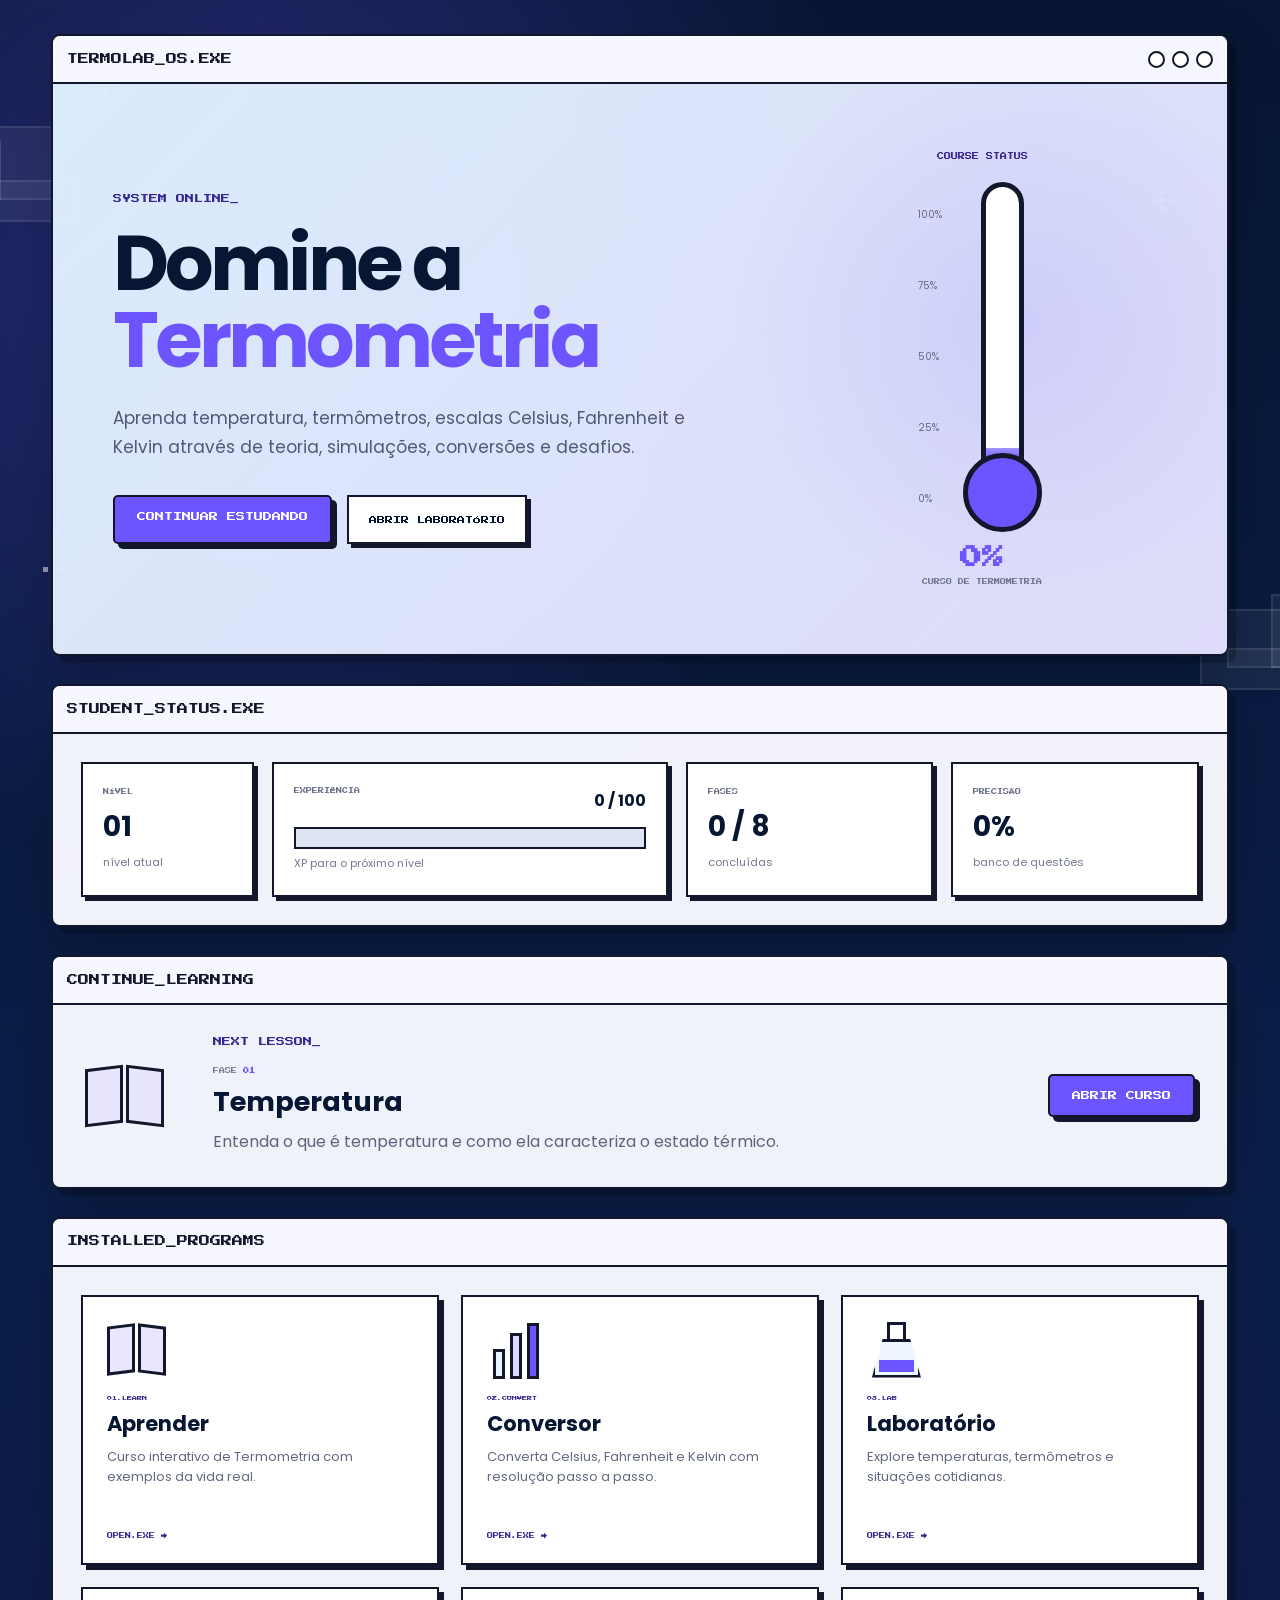
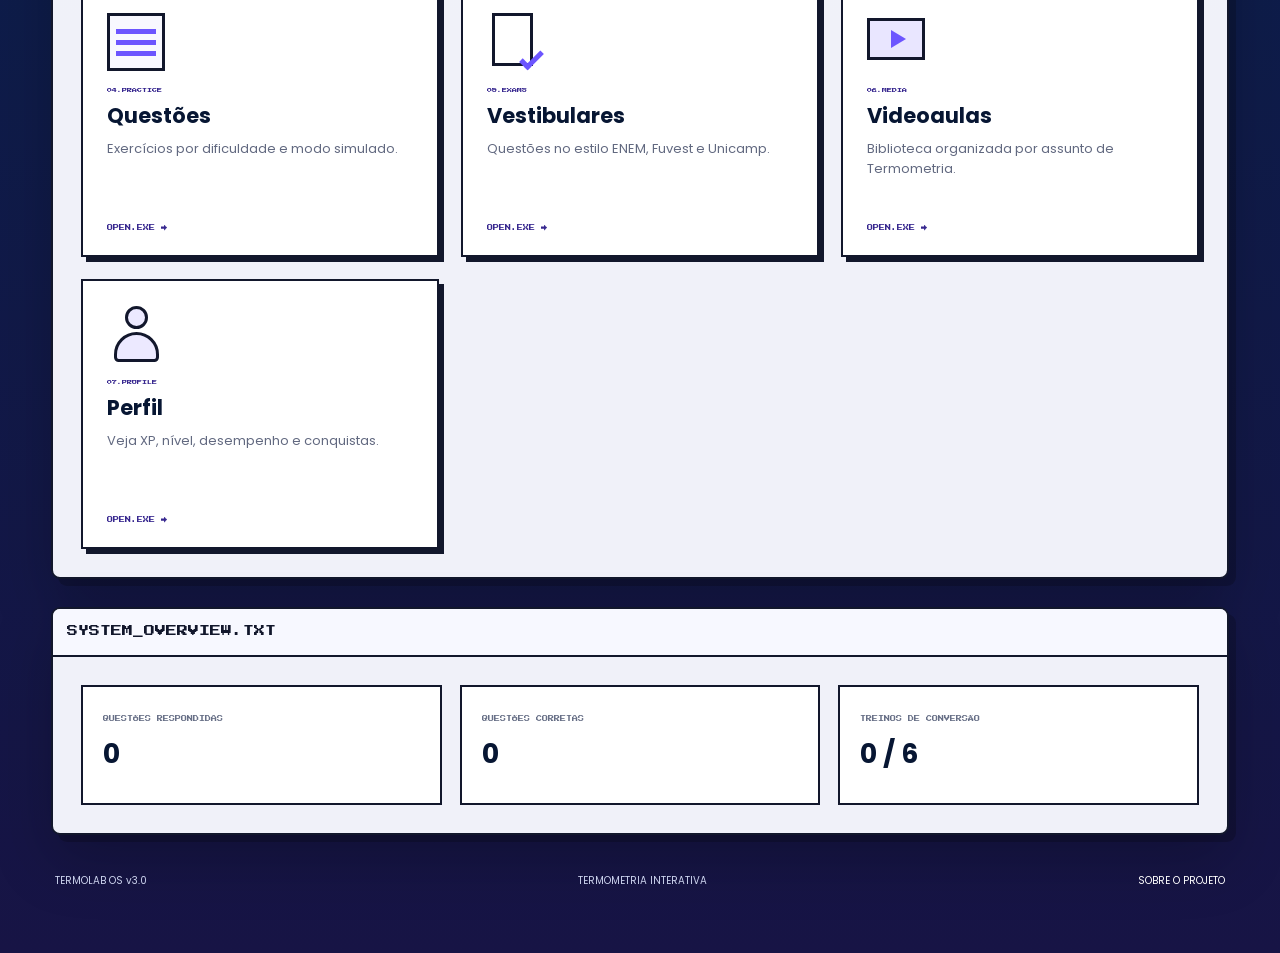
<file: index.html>
<!DOCTYPE html>
<html lang="pt-BR">

<head>

    <meta charset="UTF-8">

    <meta
        name="viewport"
        content="width=device-width, initial-scale=1.0"
    >

    <title>TermoLab OS | Termometria Interativa</title>

    <link rel="preconnect" href="https://fonts.googleapis.com">

    <link
        rel="preconnect"
        href="https://fonts.gstatic.com"
        crossorigin
    >

    <link
        href="https://fonts.googleapis.com/css2?family=Poppins:wght@300;400;500;600;700&family=Press+Start+2P&display=swap"
        rel="stylesheet"
    >

    <link rel="stylesheet" href="css/style.css">
    <link rel="stylesheet" href="css/home.css">
    <link rel="stylesheet" href="css/responsive.css">

</head>


<body>


    <!-- FUNDO DECORATIVO -->

    <div
        class="home-background"
        aria-hidden="true"
    >

        <span class="home-star star-1"></span>
        <span class="home-star star-2"></span>
        <span class="home-star star-3"></span>
        <span class="home-star star-4"></span>

        <div class="home-cloud cloud-1"></div>
        <div class="home-cloud cloud-2"></div>

    </div>



    <main class="sistema">


        <!-- =====================================
             HERO
        ====================================== -->

        <section class="janela home-hero-window">


            <div class="barra-janela">

                <span>
                    TERMOLAB_OS.EXE
                </span>


                <div
                    class="home-window-controls"
                    aria-hidden="true"
                >

                    <span></span>
                    <span></span>
                    <span></span>

                </div>

            </div>



            <div class="home-hero">


                <!-- TEXTO -->

                <div class="home-hero-content">


                    <p class="mensagem-sistema">
                        SYSTEM ONLINE_
                    </p>


                    <h1>

                        Domine a
                        <span>Termometria</span>

                    </h1>


                    <p class="home-description">

                        Aprenda temperatura, termômetros,
                        escalas Celsius, Fahrenheit e Kelvin
                        através de teoria, simulações,
                        conversões e desafios.

                    </p>


                    <div class="home-hero-actions">


                        <a
                            href="teoria.html"
                            class="botao-retro"
                            id="continuarEstudo"
                        >
                            CONTINUAR ESTUDANDO
                        </a>


                        <a
                            href="laboratorio.html"
                            class="home-secondary-button"
                        >
                            ABRIR LABORATÓRIO
                        </a>


                    </div>


                </div>



                <!-- TERMÔMETRO DE PROGRESSO -->

                <div class="home-progress-visual">


                    <span class="home-small-label">
                        COURSE STATUS
                    </span>


                    <div class="home-thermometer">


                        <div class="home-thermometer-scale">

                            <span>100%</span>
                            <span>75%</span>
                            <span>50%</span>
                            <span>25%</span>
                            <span>0%</span>

                        </div>


                        <div class="home-thermometer-body">


                            <div class="home-thermometer-tube">

                                <div
                                    class="home-thermometer-liquid"
                                    id="homeThermometerLiquid"
                                ></div>

                            </div>


                            <div class="home-thermometer-bulb"></div>


                        </div>


                    </div>


                    <strong
                        class="home-course-percentage"
                        id="homeCoursePercentage"
                    >
                        0%
                    </strong>


                    <span class="home-progress-caption">

                        CURSO DE TERMOMETRIA

                    </span>


                </div>


            </div>


        </section>



        <!-- =====================================
             STATUS DO ESTUDANTE
        ====================================== -->

        <section class="janela">


            <div class="barra-janela">

                <span>
                    STUDENT_STATUS.EXE
                </span>

            </div>



            <div class="home-status-grid">


                <!-- NÍVEL -->

                <article class="home-stat-card">

                    <span class="home-stat-label">
                        NÍVEL
                    </span>

                    <strong id="nivel">
                        01
                    </strong>

                    <p>
                        nível atual
                    </p>

                </article>



                <!-- XP -->

                <article class="home-stat-card home-xp-card">

                    <div class="home-xp-heading">

                        <span class="home-stat-label">
                            EXPERIÊNCIA
                        </span>

                        <strong>

                            <span id="xpAtual">
                                0
                            </span>

                            /

                            <span id="xpMaximo">
                                100
                            </span>

                        </strong>

                    </div>


                    <div class="home-xp-bar">

                        <div
                            class="home-xp-fill"
                            id="xpBarra"
                        ></div>

                    </div>


                    <p>
                        XP para o próximo nível
                    </p>

                </article>



                <!-- AULAS -->

                <article class="home-stat-card">

                    <span class="home-stat-label">
                        FASES
                    </span>

                    <strong id="homeAulas">
                        0 / 8
                    </strong>

                    <p>
                        concluídas
                    </p>

                </article>



                <!-- PRECISÃO -->

                <article class="home-stat-card">

                    <span class="home-stat-label">
                        PRECISÃO
                    </span>

                    <strong id="homePrecisao">
                        0%
                    </strong>

                    <p>
                        banco de questões
                    </p>

                </article>


            </div>


        </section>



        <!-- =====================================
             CONTINUE DE ONDE PAROU
        ====================================== -->

        <section class="janela">


            <div class="barra-janela">

                <span>
                    CONTINUE_LEARNING
                </span>

            </div>



            <div class="continue-panel">


                <div class="continue-icon" aria-hidden="true">

                    <div class="continue-book-left"></div>
                    <div class="continue-book-right"></div>

                </div>



                <div class="continue-info">


                    <p class="mensagem-sistema">
                        NEXT LESSON_
                    </p>


                    <span class="continue-phase">

                        FASE
                        <strong id="proximaFaseNumero">
                            01
                        </strong>

                    </span>


                    <h2 id="proximaFaseTitulo">
                        Temperatura
                    </h2>


                    <p id="proximaFaseDescricao">

                        Comece seu percurso aprendendo
                        os conceitos fundamentais de temperatura.

                    </p>


                </div>



                <a
                    href="teoria.html"
                    class="botao-retro continue-button"
                >
                    ABRIR CURSO
                </a>


            </div>


        </section>



        <!-- =====================================
             PROGRAMAS
        ====================================== -->

        <section class="janela">


            <div class="barra-janela">

                <span>
                    INSTALLED_PROGRAMS
                </span>

            </div>



            <div class="home-program-grid">



                <!-- APRENDER -->

                <a
                    href="teoria.html"
                    class="home-program"
                >


                    <div
                        class="home-program-icon program-book"
                        aria-hidden="true"
                    >

                        <span></span>
                        <span></span>

                    </div>


                    <div class="home-program-text">

                        <span class="home-program-code">
                            01.LEARN
                        </span>

                        <h2>
                            Aprender
                        </h2>

                        <p>
                            Curso interativo de Termometria
                            com exemplos da vida real.
                        </p>

                    </div>


                    <span class="home-open">
                        OPEN.EXE →
                    </span>


                </a>



                <!-- CONVERSOR -->

                <a
                    href="escalas.html"
                    class="home-program"
                >


                    <div
                        class="home-program-icon program-scale"
                        aria-hidden="true"
                    >

                        <span class="scale-line s1"></span>
                        <span class="scale-line s2"></span>
                        <span class="scale-line s3"></span>

                    </div>


                    <div class="home-program-text">

                        <span class="home-program-code">
                            02.CONVERT
                        </span>

                        <h2>
                            Conversor
                        </h2>

                        <p>
                            Converta Celsius, Fahrenheit
                            e Kelvin com resolução passo a passo.
                        </p>

                    </div>


                    <span class="home-open">
                        OPEN.EXE →
                    </span>


                </a>



                <!-- LAB -->

                <a
                    href="laboratorio.html"
                    class="home-program"
                >


                    <div
                        class="home-program-icon program-lab"
                        aria-hidden="true"
                    >

                        <span class="lab-neck"></span>
                        <span class="lab-body"></span>
                        <span class="lab-liquid"></span>

                    </div>


                    <div class="home-program-text">

                        <span class="home-program-code">
                            03.LAB
                        </span>

                        <h2>
                            Laboratório
                        </h2>

                        <p>
                            Explore temperaturas,
                            termômetros e situações cotidianas.
                        </p>

                    </div>


                    <span class="home-open">
                        OPEN.EXE →
                    </span>


                </a>



                <!-- QUESTÕES -->

                <a
                    href="questoes.html"
                    class="home-program"
                >


                    <div
                        class="home-program-icon program-questions"
                        aria-hidden="true"
                    >

                        <span></span>
                        <span></span>
                        <span></span>

                    </div>


                    <div class="home-program-text">

                        <span class="home-program-code">
                            04.PRACTICE
                        </span>

                        <h2>
                            Questões
                        </h2>

                        <p>
                            Exercícios por dificuldade
                            e modo simulado.
                        </p>

                    </div>


                    <span class="home-open">
                        OPEN.EXE →
                    </span>


                </a>



                <!-- PROVAS -->

                <a
                    href="questoes.html#vestibulares"
                    class="home-program"
                >


                    <div
                        class="home-program-icon program-exam"
                        aria-hidden="true"
                    >

                        <span class="exam-page"></span>
                        <span class="exam-check"></span>

                    </div>


                    <div class="home-program-text">

                        <span class="home-program-code">
                            05.EXAMS
                        </span>

                        <h2>
                            Vestibulares
                        </h2>

                        <p>
                            Questões no estilo ENEM,
                            Fuvest e Unicamp.
                        </p>

                    </div>


                    <span class="home-open">
                        OPEN.EXE →
                    </span>


                </a>



                <!-- VÍDEOS -->

                <a
                    href="videos.html"
                    class="home-program"
                >


                    <div
                        class="home-program-icon program-video"
                        aria-hidden="true"
                    >

                        <span class="video-screen-home"></span>
                        <span class="video-triangle-home"></span>

                    </div>


                    <div class="home-program-text">

                        <span class="home-program-code">
                            06.MEDIA
                        </span>

                        <h2>
                            Videoaulas
                        </h2>

                        <p>
                            Biblioteca organizada
                            por assunto de Termometria.
                        </p>

                    </div>


                    <span class="home-open">
                        OPEN.EXE →
                    </span>


                </a>



                <!-- PERFIL -->

                <a
                    href="perfil.html"
                    class="home-program home-profile-program"
                >


                    <div
                        class="home-program-icon program-profile"
                        aria-hidden="true"
                    >

                        <span class="profile-head"></span>
                        <span class="profile-body"></span>

                    </div>


                    <div class="home-program-text">

                        <span class="home-program-code">
                            07.PROFILE
                        </span>

                        <h2>
                            Perfil
                        </h2>

                        <p>
                            Veja XP, nível, desempenho
                            e conquistas.
                        </p>

                    </div>


                    <span class="home-open">
                        OPEN.EXE →
                    </span>


                </a>


            </div>


        </section>



        <!-- =====================================
             RESUMO
        ====================================== -->

        <section class="janela">


            <div class="barra-janela">

                <span>
                    SYSTEM_OVERVIEW.TXT
                </span>

            </div>



            <div class="home-overview">


                <div>

                    <span class="home-overview-label">
                        QUESTÕES RESPONDIDAS
                    </span>

                    <strong id="homeQuestoes">
                        0
                    </strong>

                </div>


                <div>

                    <span class="home-overview-label">
                        QUESTÕES CORRETAS
                    </span>

                    <strong id="homeAcertos">
                        0
                    </strong>

                </div>


                <div>

                    <span class="home-overview-label">
                        TREINOS DE CONVERSÃO
                    </span>

                    <strong id="homeConversoes">
                        0 / 6
                    </strong>

                </div>


            </div>


        </section>



        <footer class="home-footer">

            <span>
                TERMOLAB OS v3.0
            </span>

            <span>
                TERMOMETRIA INTERATIVA
            </span>

            <a href="sobre.html">
                SOBRE O PROJETO
            </a>

        </footer>


    </main>


    <script src="js/app.js"></script>


</body>

</html>
</file>
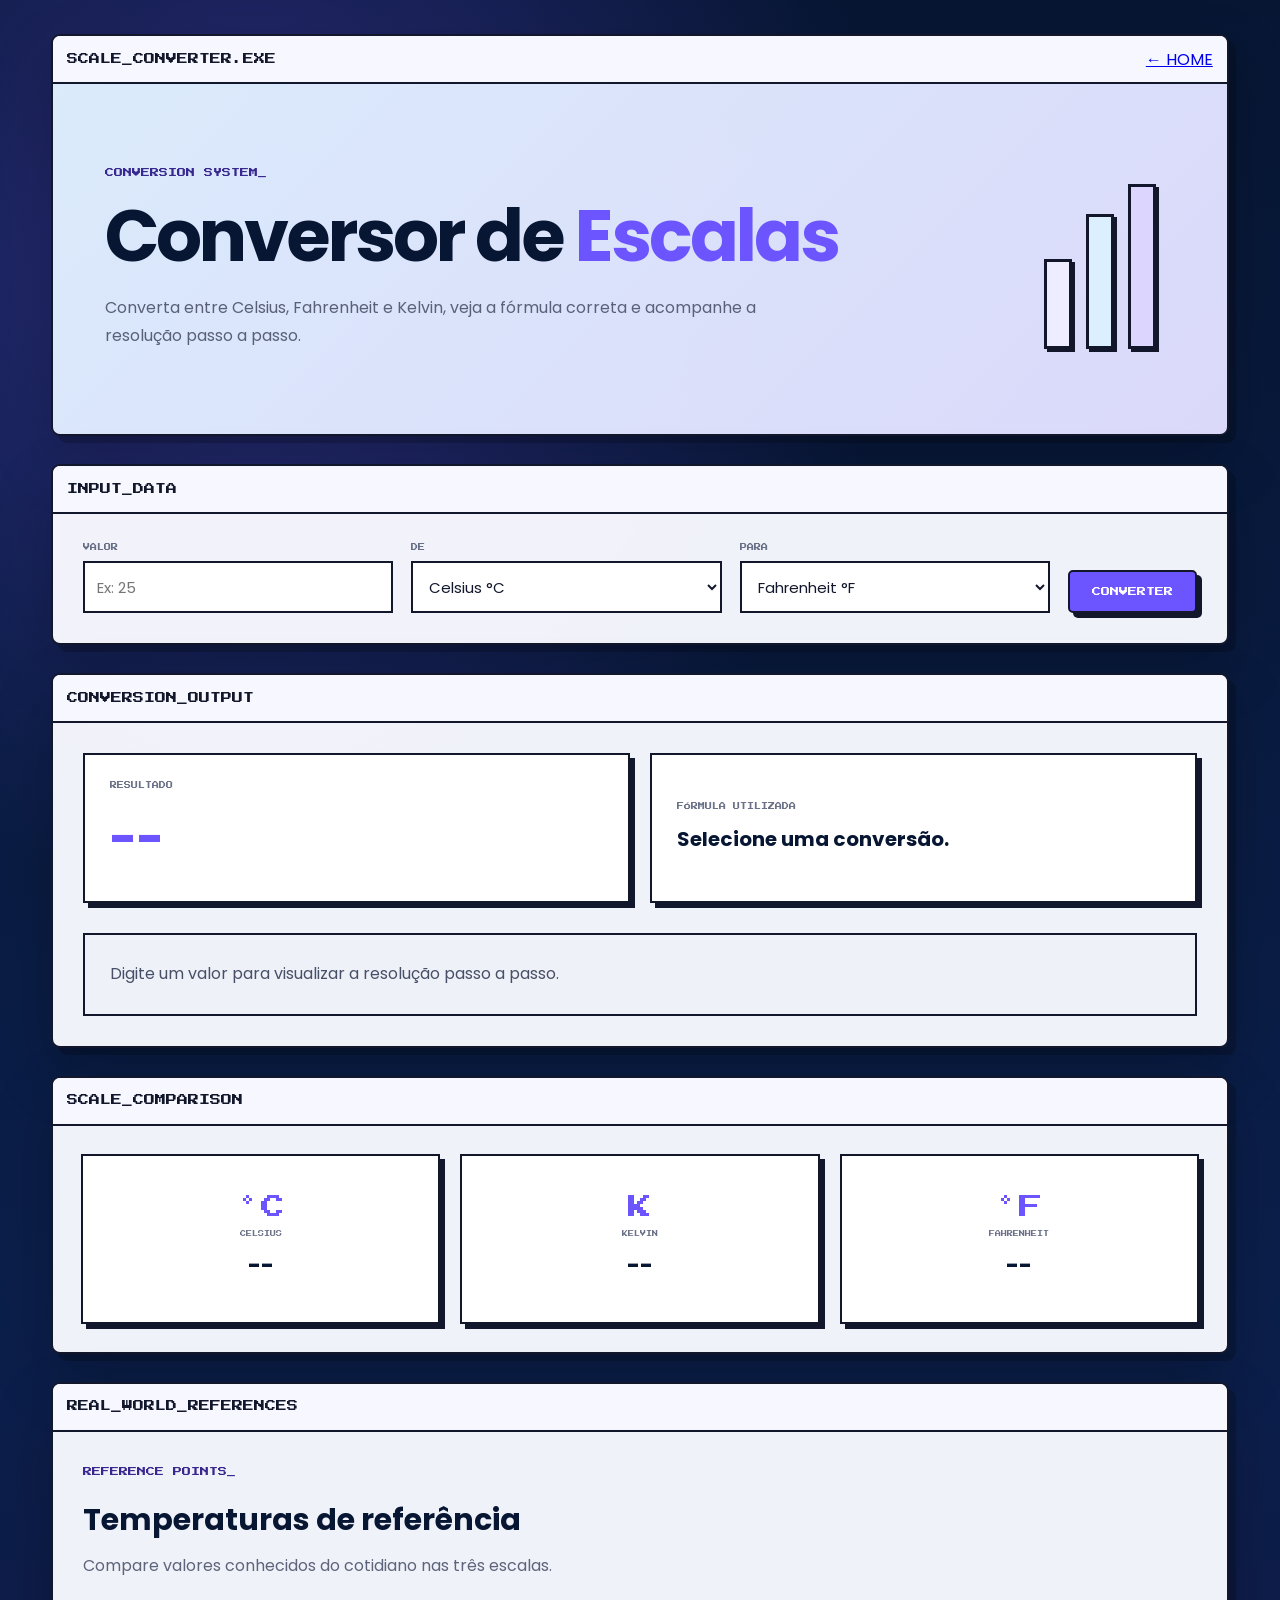
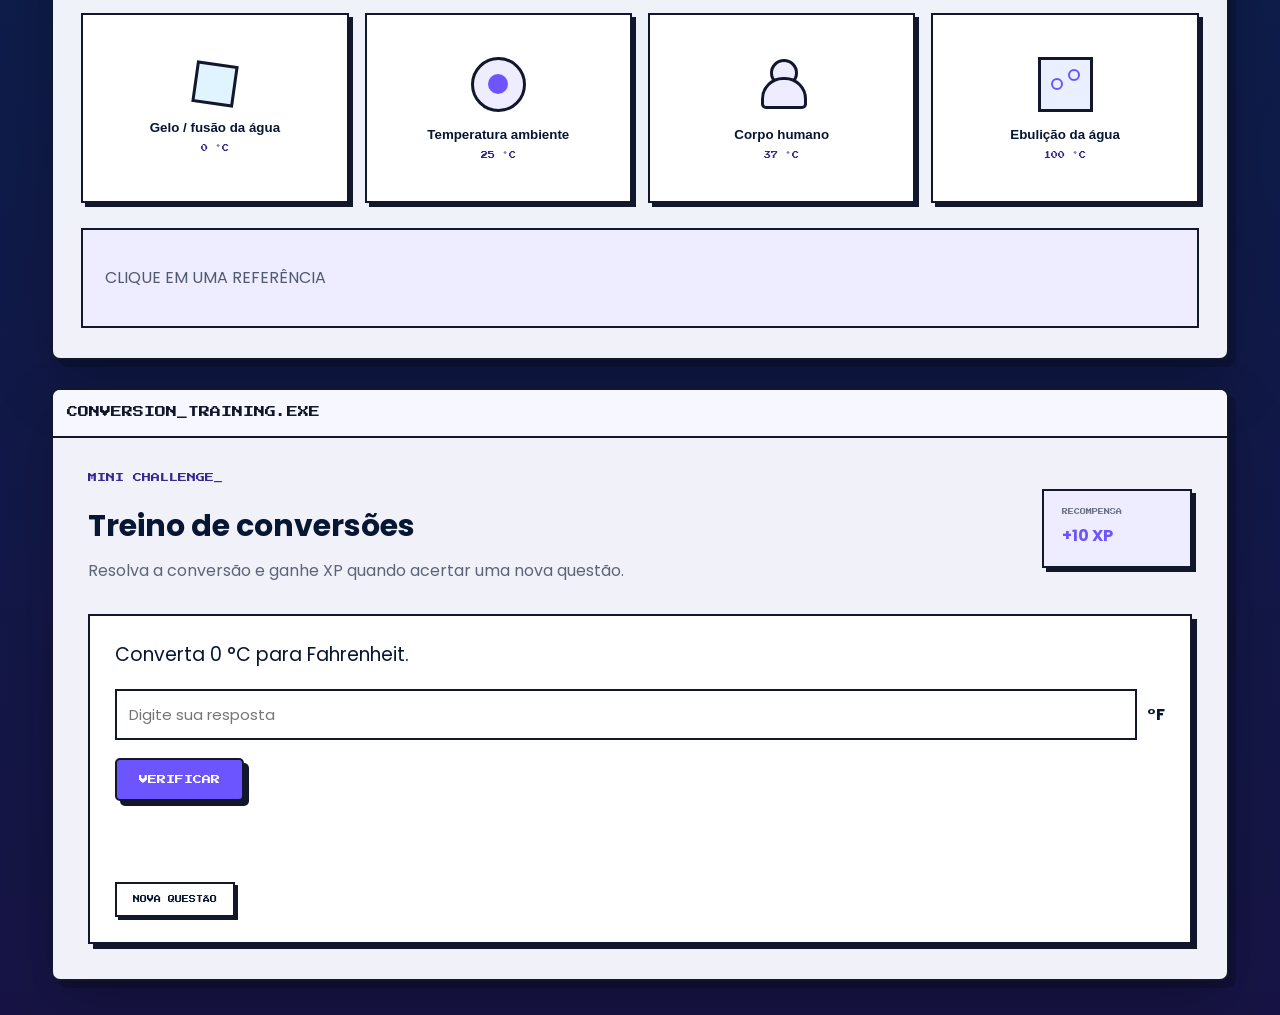
<file: escalas.html>
<!DOCTYPE html>
<html lang="pt-BR">

<head>

    <meta charset="UTF-8">

    <meta
        name="viewport"
        content="width=device-width, initial-scale=1.0"
    >

    <title>Conversor | TermoLab OS</title>

    <link rel="preconnect" href="https://fonts.googleapis.com">

    <link
        rel="preconnect"
        href="https://fonts.gstatic.com"
        crossorigin
    >

    <link
        href="https://fonts.googleapis.com/css2?family=Poppins:wght@300;400;500;600;700&family=Press+Start+2P&display=swap"
        rel="stylesheet"
    >

    <link rel="stylesheet" href="css/style.css">
    <link rel="stylesheet" href="css/escalas.css">
    <link rel="stylesheet" href="css/responsive.css">

</head>

<body>

    <main class="sistema">


        <!-- =====================================
             CABEÇALHO
        ====================================== -->

        <section class="janela">

            <div class="barra-janela">

                <span>
                    SCALE_CONVERTER.EXE
                </span>

                <a
                    href="index.html"
                    class="voltar"
                >
                    ← HOME
                </a>

            </div>


            <div class="escalas-hero">

                <div>

                    <p class="mensagem-sistema">
                        CONVERSION SYSTEM_
                    </p>

                    <h1>
                        Conversor de
                        <span>Escalas</span>
                    </h1>

                    <p>
                        Converta entre Celsius, Fahrenheit e Kelvin,
                        veja a fórmula correta e acompanhe a resolução
                        passo a passo.
                    </p>

                </div>


                <div class="icone-escalas" aria-hidden="true">

                    <div class="escala-vertical e-a"></div>
                    <div class="escala-vertical e-b"></div>
                    <div class="escala-vertical e-c"></div>

                </div>

            </div>

        </section>


        <!-- =====================================
             CONVERSOR
        ====================================== -->

        <section class="janela">

            <div class="barra-janela">

                <span>
                    INPUT_DATA
                </span>

            </div>


            <div class="conversor-grid">


                <div class="campo-conversor">

                    <label for="valorTemperatura">
                        VALOR
                    </label>

                    <input
                        type="number"
                        id="valorTemperatura"
                        placeholder="Ex: 25"
                        step="any"
                    >

                </div>


                <div class="campo-conversor">

                    <label for="escalaOrigem">
                        DE
                    </label>

                    <select id="escalaOrigem">

                        <option value="celsius">
                            Celsius °C
                        </option>

                        <option value="fahrenheit">
                            Fahrenheit °F
                        </option>

                        <option value="kelvin">
                            Kelvin K
                        </option>

                    </select>

                </div>


                <div class="campo-conversor">

                    <label for="escalaDestino">
                        PARA
                    </label>

                    <select id="escalaDestino">

                        <option value="fahrenheit">
                            Fahrenheit °F
                        </option>

                        <option value="celsius">
                            Celsius °C
                        </option>

                        <option value="kelvin">
                            Kelvin K
                        </option>

                    </select>

                </div>


                <button
                    type="button"
                    id="botaoConverter"
                    class="botao-retro"
                >
                    CONVERTER
                </button>


            </div>

        </section>


        <!-- =====================================
             RESULTADO E FÓRMULA
        ====================================== -->

        <section class="janela">

            <div class="barra-janela">

                <span>
                    CONVERSION_OUTPUT
                </span>

            </div>


            <div class="resultado-conversao">


                <div class="resultado-principal">

                    <span class="titulo-pequeno">
                        RESULTADO
                    </span>

                    <strong id="resultadoPrincipal">
                        --
                    </strong>

                </div>


                <div class="formula-atual">

                    <span class="titulo-pequeno">
                        FÓRMULA UTILIZADA
                    </span>

                    <strong id="formulaAtual">
                        Selecione uma conversão.
                    </strong>

                </div>


            </div>


            <div
                class="passo-a-passo"
                id="passoAPasso"
            >

                Digite um valor para visualizar
                a resolução passo a passo.

            </div>

        </section>


        <!-- =====================================
             COMPARAÇÃO DAS TRÊS ESCALAS
        ====================================== -->

        <section class="janela">

            <div class="barra-janela">

                <span>
                    SCALE_COMPARISON
                </span>

            </div>


            <div class="comparador-triplo">


                <div class="comparacao-card">

                    <span class="sigla-comparacao">
                        °C
                    </span>

                    <span>
                        CELSIUS
                    </span>

                    <strong id="comparacaoCelsius">
                        --
                    </strong>

                </div>


                <div class="comparacao-card">

                    <span class="sigla-comparacao">
                        K
                    </span>

                    <span>
                        KELVIN
                    </span>

                    <strong id="comparacaoKelvin">
                        --
                    </strong>

                </div>


                <div class="comparacao-card">

                    <span class="sigla-comparacao">
                        °F
                    </span>

                    <span>
                        FAHRENHEIT
                    </span>

                    <strong id="comparacaoFahrenheit">
                        --
                    </strong>

                </div>


            </div>

        </section>


        <!-- =====================================
             REFERÊNCIAS REAIS
        ====================================== -->

        <section class="janela">

            <div class="barra-janela">

                <span>
                    REAL_WORLD_REFERENCES
                </span>

            </div>


            <div class="referencias-cabecalho">

                <p class="mensagem-sistema">
                    REFERENCE POINTS_
                </p>

                <h2>
                    Temperaturas de referência
                </h2>

                <p>
                    Compare valores conhecidos do cotidiano
                    nas três escalas.
                </p>

            </div>


            <div class="referencias-grid">


                <button
                    class="referencia-card"
                    data-celsius="0"
                >

                    <div class="ref-icone ref-gelo"></div>

                    <strong>
                        Gelo / fusão da água
                    </strong>

                    <span>
                        0 °C
                    </span>

                </button>


                <button
                    class="referencia-card"
                    data-celsius="25"
                >

                    <div class="ref-icone ref-ambiente"></div>

                    <strong>
                        Temperatura ambiente
                    </strong>

                    <span>
                        25 °C
                    </span>

                </button>


                <button
                    class="referencia-card"
                    data-celsius="37"
                >

                    <div class="ref-icone ref-corpo"></div>

                    <strong>
                        Corpo humano
                    </strong>

                    <span>
                        37 °C
                    </span>

                </button>


                <button
                    class="referencia-card"
                    data-celsius="100"
                >

                    <div class="ref-icone ref-ebulicao"></div>

                    <strong>
                        Ebulição da água
                    </strong>

                    <span>
                        100 °C
                    </span>

                </button>


            </div>


            <div
                class="referencia-detalhe"
                id="referenciaDetalhe"
            >

                <span>
                    CLIQUE EM UMA REFERÊNCIA
                </span>

            </div>

        </section>


        <!-- =====================================
             MINI TREINO
        ====================================== -->

        <section class="janela">

            <div class="barra-janela">

                <span>
                    CONVERSION_TRAINING.EXE
                </span>

            </div>


            <div class="treino-conteudo">


                <div class="treino-topo">

                    <div>

                        <p class="mensagem-sistema">
                            MINI CHALLENGE_
                        </p>

                        <h2>
                            Treino de conversões
                        </h2>

                        <p>
                            Resolva a conversão e ganhe XP
                            quando acertar uma nova questão.
                        </p>

                    </div>


                    <div class="treino-xp">

                        <span>
                            RECOMPENSA
                        </span>

                        <strong>
                            +10 XP
                        </strong>

                    </div>

                </div>


                <div class="questao-treino">

                    <p id="perguntaTreino">
                        Carregando questão...
                    </p>


                    <div class="resposta-treino">

                        <input
                            type="number"
                            id="respostaTreino"
                            step="any"
                            placeholder="Digite sua resposta"
                        >

                        <span id="unidadeTreino">
                            °C
                        </span>

                    </div>


                    <button
                        type="button"
                        id="verificarTreino"
                        class="botao-retro"
                    >
                        VERIFICAR
                    </button>


                    <p
                        class="feedback-treino"
                        id="feedbackTreino"
                    ></p>


                    <button
                        type="button"
                        id="novaQuestao"
                        class="botao-secundario"
                    >
                        NOVA QUESTÃO
                    </button>


                </div>


            </div>

        </section>


    </main>


    <script src="js/escalas.js"></script>

</body>

</html>
</file>
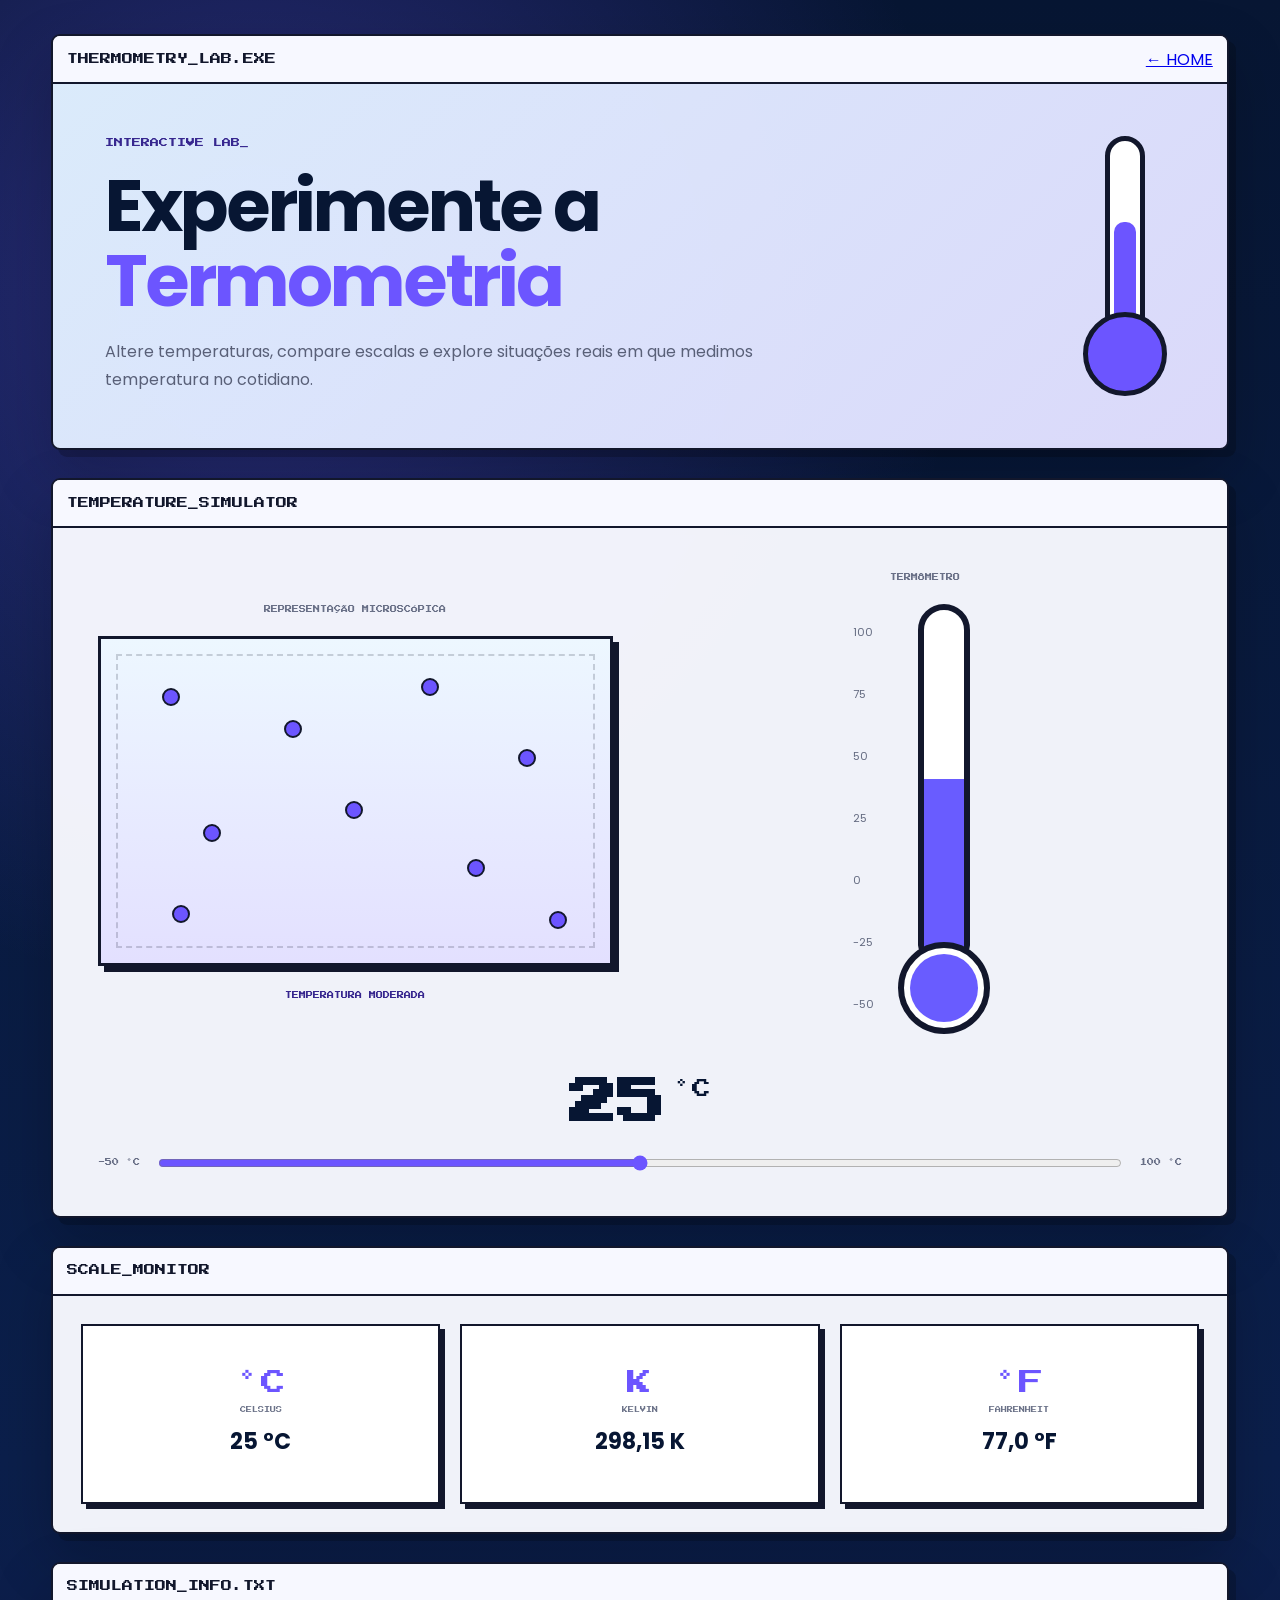
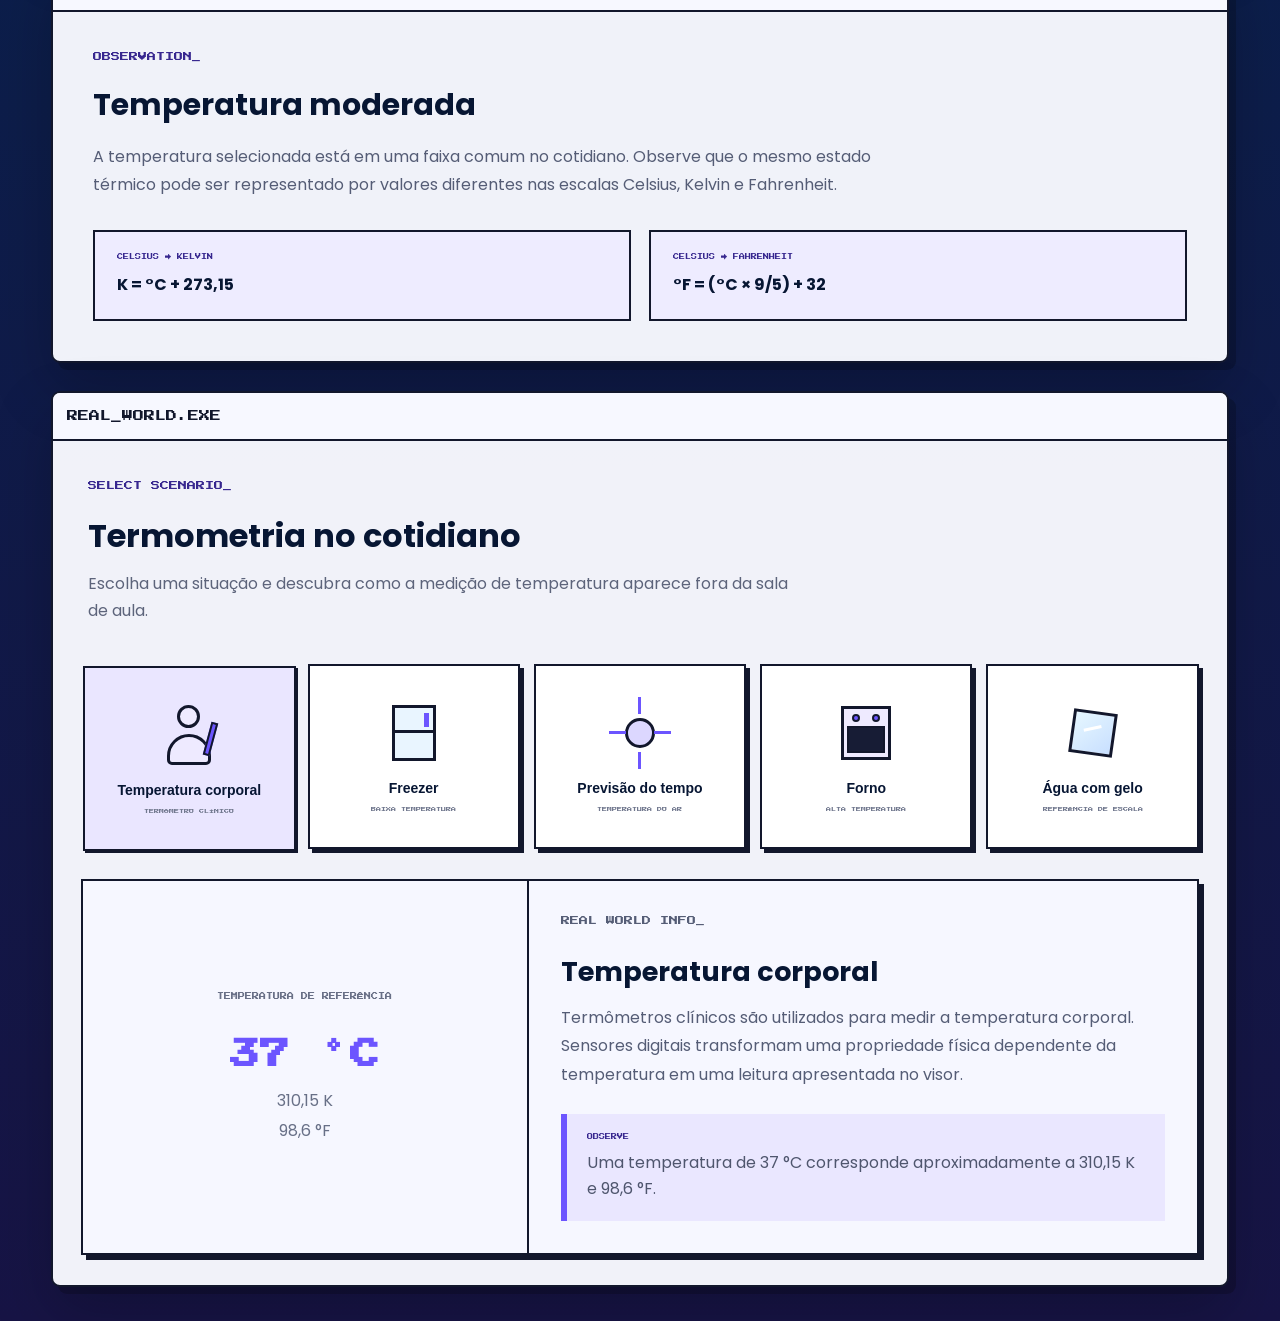
<file: laboratorio.html>
<!DOCTYPE html>
<html lang="pt-BR">

<head>

    <meta charset="UTF-8">

    <meta
        name="viewport"
        content="width=device-width, initial-scale=1.0"
    >

    <title>Laboratório | TermoLab OS</title>

    <link rel="preconnect" href="https://fonts.googleapis.com">

    <link
        rel="preconnect"
        href="https://fonts.gstatic.com"
        crossorigin
    >

    <link
        href="https://fonts.googleapis.com/css2?family=Poppins:wght@300;400;500;600;700&family=Press+Start+2P&display=swap"
        rel="stylesheet"
    >

    <link rel="stylesheet" href="css/style.css">
    <link rel="stylesheet" href="css/laboratorio.css">
    <link rel="stylesheet" href="css/responsive.css">

</head>


<body>


    <main class="sistema">


        <!-- ==================================
             CABEÇALHO
        =================================== -->

        <section class="janela">


            <div class="barra-janela">

                <span>
                    THERMOMETRY_LAB.EXE
                </span>

                <a
                    href="index.html"
                    class="voltar"
                >
                    ← HOME
                </a>

            </div>


            <div class="lab-hero">


                <div>

                    <p class="mensagem-sistema">
                        INTERACTIVE LAB_
                    </p>


                    <h1>
                        Experimente a
                        <span>Termometria</span>
                    </h1>


                    <p>

                        Altere temperaturas, compare escalas
                        e explore situações reais em que
                        medimos temperatura no cotidiano.

                    </p>

                </div>


                <div
                    class="icone-termometro-grande"
                    aria-hidden="true"
                >

                    <div class="termometro-linha"></div>

                    <div class="termometro-carga"></div>

                    <div class="termometro-circulo"></div>

                </div>


            </div>

        </section>



        <!-- ==================================
             SIMULADOR PRINCIPAL
        =================================== -->

        <section class="janela">


            <div class="barra-janela">

                <span>
                    TEMPERATURE_SIMULATOR
                </span>

            </div>


            <div class="simulador-principal">


                <!-- PARTÍCULAS -->

                <div class="painel-simulacao">


                    <span class="titulo-pequeno">
                        REPRESENTAÇÃO MICROSCÓPICA
                    </span>


                    <div
                        class="caixa-particulas"
                        id="caixaParticulas"
                    >

                        <span class="particula part1"></span>
                        <span class="particula part2"></span>
                        <span class="particula part3"></span>
                        <span class="particula part4"></span>
                        <span class="particula part5"></span>
                        <span class="particula part6"></span>
                        <span class="particula part7"></span>
                        <span class="particula part8"></span>
                        <span class="particula part9"></span>

                    </div>


                    <p
                        class="estado-sistema"
                        id="estadoSistema"
                    >
                        TEMPERATURA MODERADA
                    </p>

                </div>



                <!-- TERMÔMETRO -->

                <div class="painel-termometro">


                    <span class="titulo-pequeno">
                        TERMÔMETRO
                    </span>


                    <div class="termometro">


                        <div class="marcacoes">

                            <span>100</span>
                            <span>75</span>
                            <span>50</span>
                            <span>25</span>
                            <span>0</span>
                            <span>-25</span>
                            <span>-50</span>

                        </div>


                        <div class="termometro-corpo">


                            <div class="termometro-tubo">

                                <div
                                    class="termometro-liquido"
                                    id="termometroLiquido"
                                ></div>

                            </div>


                            <div class="termometro-bulbo">

                                <div
                                    class="bulbo-liquido"
                                    id="bulboLiquido"
                                ></div>

                            </div>


                        </div>


                    </div>


                </div>


            </div>



            <!-- CONTROLE -->

            <div class="controle-lab">


                <div class="temperatura-display">

                    <strong id="temperaturaAtual">
                        25
                    </strong>

                    <span>
                        °C
                    </span>

                </div>


                <div class="slider-area">


                    <span>
                        -50 °C
                    </span>


                    <input
                        type="range"
                        id="sliderTemperatura"
                        min="-50"
                        max="100"
                        value="25"
                        step="1"
                        aria-label="Temperatura em Celsius"
                    >


                    <span>
                        100 °C
                    </span>


                </div>


            </div>


        </section>



        <!-- ==================================
             CONVERSÃO AUTOMÁTICA
        =================================== -->

        <section class="janela">


            <div class="barra-janela">

                <span>
                    SCALE_MONITOR
                </span>

            </div>


            <div class="comparacao-escalas">


                <div class="escala-lab">

                    <span class="escala-simbolo">
                        °C
                    </span>

                    <span class="escala-nome">
                        CELSIUS
                    </span>

                    <strong id="labCelsius">
                        25 °C
                    </strong>

                </div>


                <div class="escala-lab">

                    <span class="escala-simbolo">
                        K
                    </span>

                    <span class="escala-nome">
                        KELVIN
                    </span>

                    <strong id="labKelvin">
                        298,15 K
                    </strong>

                </div>


                <div class="escala-lab">

                    <span class="escala-simbolo">
                        °F
                    </span>

                    <span class="escala-nome">
                        FAHRENHEIT
                    </span>

                    <strong id="labFahrenheit">
                        77 °F
                    </strong>

                </div>


            </div>

        </section>



        <!-- ==================================
             EXPLICAÇÃO
        =================================== -->

        <section class="janela">


            <div class="barra-janela">

                <span>
                    SIMULATION_INFO.TXT
                </span>

            </div>


            <div class="explicacao-simulacao">


                <p class="mensagem-sistema">
                    OBSERVATION_
                </p>


                <h2 id="tituloExplicacao">
                    Temperatura moderada
                </h2>


                <p id="textoExplicacao">

                    A temperatura selecionada está em uma faixa
                    próxima das condições encontradas em muitos
                    ambientes cotidianos.

                </p>


                <div class="formula-simulacao">

                    <div>

                        <span>
                            CELSIUS → KELVIN
                        </span>

                        <strong>
                            K = °C + 273,15
                        </strong>

                    </div>


                    <div>

                        <span>
                            CELSIUS → FAHRENHEIT
                        </span>

                        <strong>
                            °F = (°C × 9/5) + 32
                        </strong>

                    </div>

                </div>


            </div>

        </section>



        <!-- ==================================
             TERMOMETRIA NA VIDA REAL
        =================================== -->

        <section class="janela">


            <div class="barra-janela">

                <span>
                    REAL_WORLD.EXE
                </span>

            </div>


            <div class="cotidiano-cabecalho">

                <p class="mensagem-sistema">
                    SELECT SCENARIO_
                </p>

                <h2>
                    Termometria no cotidiano
                </h2>

                <p>

                    Escolha uma situação e descubra
                    como a medição de temperatura
                    aparece fora da sala de aula.

                </p>

            </div>


            <div class="cenarios">


                <!-- CORPO HUMANO -->

                <button
                    class="cenario-card ativo"
                    data-cenario="corpo"
                >

                    <div class="cenario-icone icone-corpo">

                        <span class="corpo-cabeca"></span>

                        <span class="corpo-tronco"></span>

                        <span class="sensor-clinico"></span>

                    </div>

                    <strong>
                        Temperatura corporal
                    </strong>

                    <span>
                        TERMÔMETRO CLÍNICO
                    </span>

                </button>



                <!-- FREEZER -->

                <button
                    class="cenario-card"
                    data-cenario="freezer"
                >

                    <div class="cenario-icone icone-freezer">

                        <span class="freezer-caixa"></span>

                        <span class="freezer-linha"></span>

                        <span class="freezer-puxador"></span>

                    </div>

                    <strong>
                        Freezer
                    </strong>

                    <span>
                        BAIXA TEMPERATURA
                    </span>

                </button>



                <!-- PREVISÃO -->

                <button
                    class="cenario-card"
                    data-cenario="clima"
                >

                    <div class="cenario-icone icone-clima">

                        <span class="sol-centro"></span>

                        <span class="sol-raio r1"></span>
                        <span class="sol-raio r2"></span>
                        <span class="sol-raio r3"></span>
                        <span class="sol-raio r4"></span>

                    </div>

                    <strong>
                        Previsão do tempo
                    </strong>

                    <span>
                        TEMPERATURA DO AR
                    </span>

                </button>



                <!-- FORNO -->

                <button
                    class="cenario-card"
                    data-cenario="forno"
                >

                    <div class="cenario-icone icone-forno">

                        <span class="forno-corpo"></span>

                        <span class="forno-tela"></span>

                        <span class="forno-controle c1"></span>

                        <span class="forno-controle c2"></span>

                    </div>

                    <strong>
                        Forno
                    </strong>

                    <span>
                        ALTA TEMPERATURA
                    </span>

                </button>



                <!-- GELO -->

                <button
                    class="cenario-card"
                    data-cenario="gelo"
                >

                    <div class="cenario-icone icone-gelo">

                        <span class="cubo-gelo"></span>

                    </div>

                    <strong>
                        Água com gelo
                    </strong>

                    <span>
                        REFERÊNCIA DE ESCALA
                    </span>

                </button>


            </div>



            <!-- DETALHES DO CENÁRIO -->

            <div class="cenario-detalhes">


                <div class="cenario-display">


                    <span class="titulo-pequeno">
                        TEMPERATURA DE REFERÊNCIA
                    </span>


                    <strong id="cenarioTemperatura">
                        37 °C
                    </strong>


                    <div class="cenario-escalas">

                        <span id="cenarioKelvin">
                            310,15 K
                        </span>

                        <span id="cenarioFahrenheit">
                            98,6 °F
                        </span>

                    </div>


                </div>



                <div class="cenario-texto">


                    <p class="mensagem-sistema">
                        REAL WORLD INFO_
                    </p>


                    <h3 id="cenarioTitulo">
                        Temperatura corporal
                    </h3>


                    <p id="cenarioDescricao">

                        Termômetros clínicos são utilizados
                        para medir a temperatura corporal.
                        É necessário aguardar o tempo adequado
                        para que o sensor realize a medição.

                    </p>


                    <div class="curiosidade">

                        <span>
                            OBSERVE
                        </span>

                        <p id="cenarioCuriosidade">

                            Uma mesma temperatura corporal
                            pode ser expressa em Celsius,
                            Kelvin ou Fahrenheit.

                        </p>

                    </div>


                </div>


            </div>


        </section>


    </main>


    <script src="js/laboratorio.js"></script>


</body>

</html>
</file>
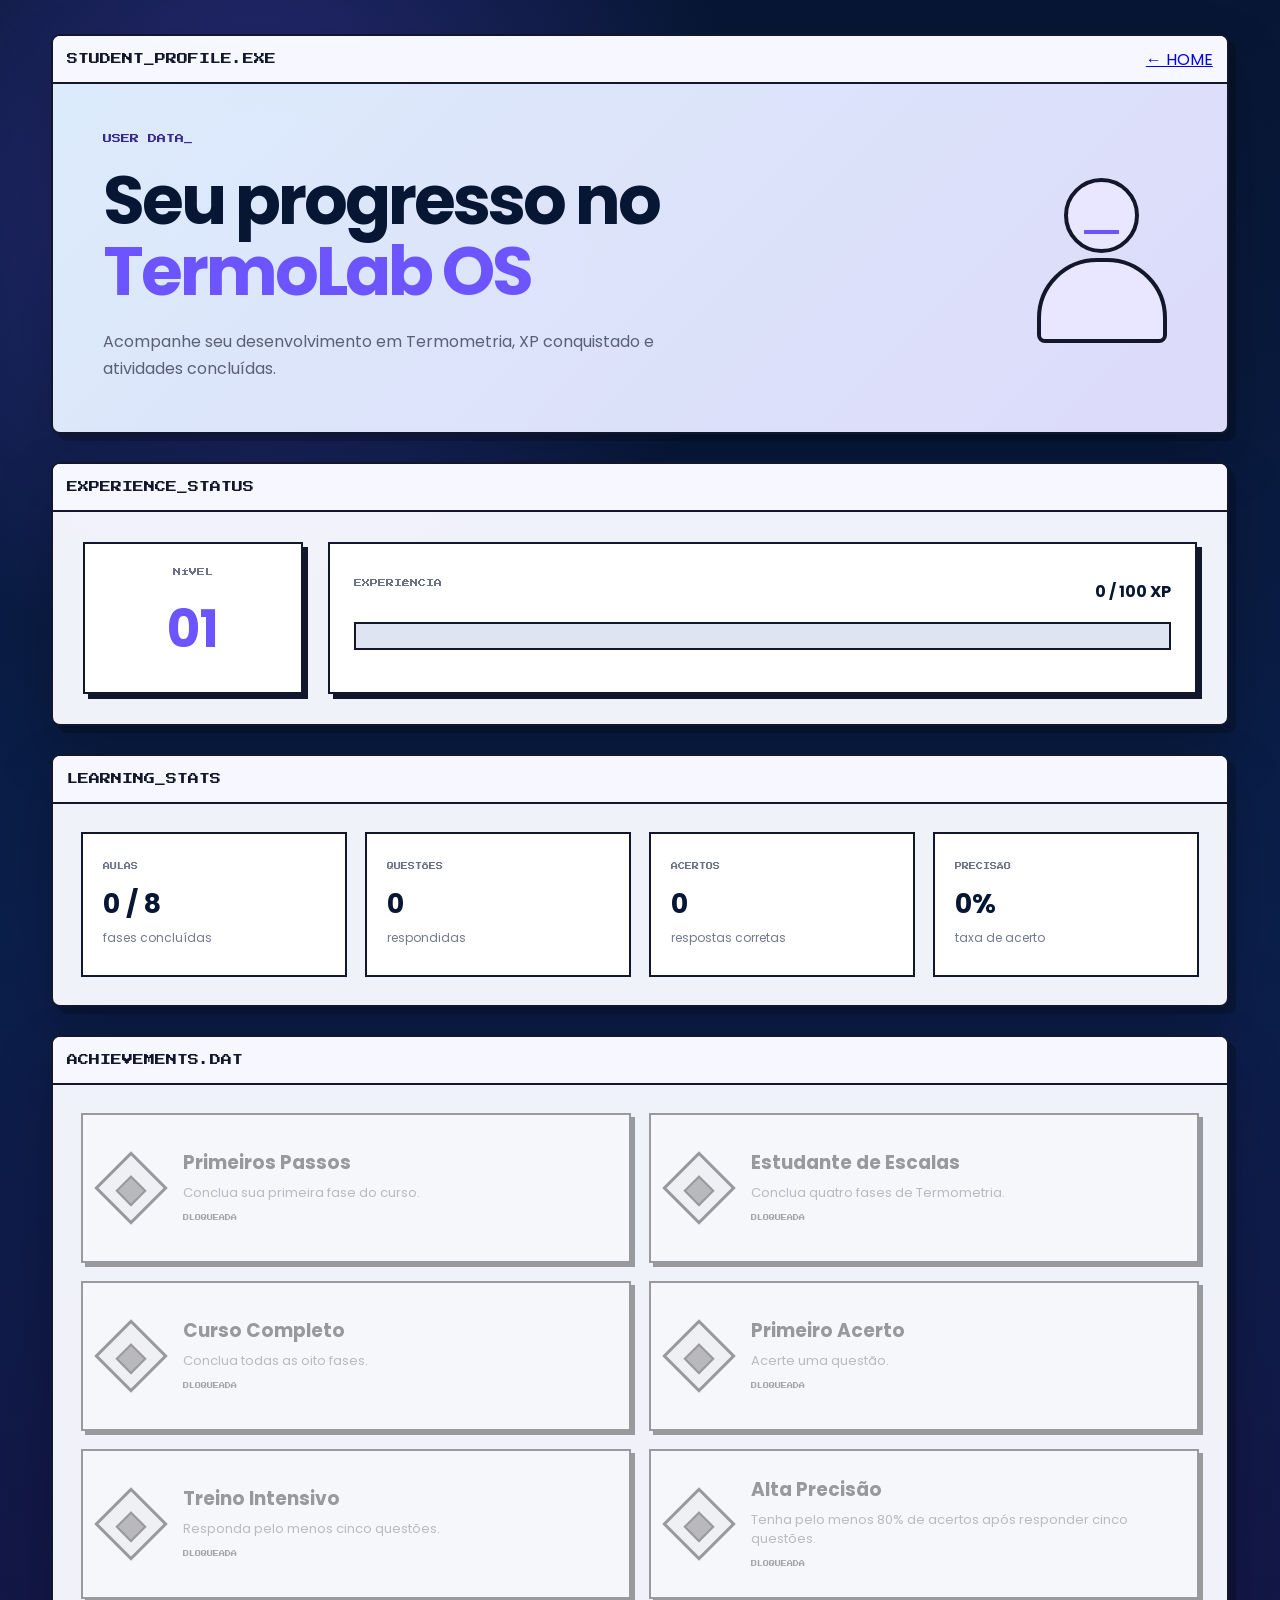
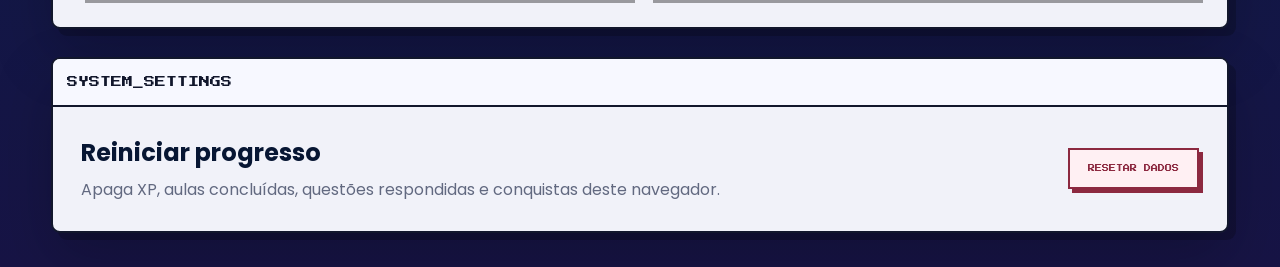
<file: perfil.html>
<!DOCTYPE html>
<html lang="pt-BR">

<head>

    <meta charset="UTF-8">

    <meta
        name="viewport"
        content="width=device-width, initial-scale=1.0"
    >

    <title>Perfil | TermoLab OS</title>

    <link rel="preconnect" href="https://fonts.googleapis.com">

    <link
        rel="preconnect"
        href="https://fonts.gstatic.com"
        crossorigin
    >

    <link
        href="https://fonts.googleapis.com/css2?family=Poppins:wght@300;400;500;600;700&family=Press+Start+2P&display=swap"
        rel="stylesheet"
    >

    <link rel="stylesheet" href="css/style.css">
    <link rel="stylesheet" href="css/perfil.css">
    <link rel="stylesheet" href="css/responsive.css">

</head>

<body>

    <main class="sistema">

        <section class="janela">

            <div class="barra-janela">

                <span>
                    STUDENT_PROFILE.EXE
                </span>

                <a
                    href="index.html"
                    class="voltar"
                >
                    ← HOME
                </a>

            </div>


            <div class="perfil-hero">

                <div>

                    <p class="mensagem-sistema">
                        USER DATA_
                    </p>

                    <h1>
                        Seu progresso no
                        <span>TermoLab OS</span>
                    </h1>

                    <p>
                        Acompanhe seu desenvolvimento em
                        Termometria, XP conquistado e
                        atividades concluídas.
                    </p>

                </div>


                <div class="avatar-retro">

                    <div class="avatar-cabeca"></div>

                    <div class="avatar-corpo"></div>

                </div>

            </div>

        </section>


        <!-- XP -->

        <section class="janela">

            <div class="barra-janela">

                <span>
                    EXPERIENCE_STATUS
                </span>

            </div>


            <div class="xp-painel">

                <div class="nivel-grande">

                    <span>
                        NÍVEL
                    </span>

                    <strong id="nivelPerfil">
                        01
                    </strong>

                </div>


                <div class="xp-detalhes">

                    <div class="xp-texto">

                        <span>
                            EXPERIÊNCIA
                        </span>

                        <strong>

                            <span id="xpAtualPerfil">
                                0
                            </span>

                            /

                            <span id="xpMaximoPerfil">
                                100
                            </span>

                            XP

                        </strong>

                    </div>


                    <div class="barra-xp perfil-barra">

                        <div
                            class="xp-preenchimento"
                            id="xpBarraPerfil"
                        ></div>

                    </div>

                </div>

            </div>

        </section>


        <!-- ESTATÍSTICAS -->

        <section class="janela">

            <div class="barra-janela">

                <span>
                    LEARNING_STATS
                </span>

            </div>


            <div class="estatisticas">

                <div class="estatistica">

                    <span>
                        AULAS
                    </span>

                    <strong id="aulasConcluidas">
                        0 / 8
                    </strong>

                    <p>
                        fases concluídas
                    </p>

                </div>


                <div class="estatistica">

                    <span>
                        QUESTÕES
                    </span>

                    <strong id="questoesRespondidas">
                        0
                    </strong>

                    <p>
                        respondidas
                    </p>

                </div>


                <div class="estatistica">

                    <span>
                        ACERTOS
                    </span>

                    <strong id="questoesAcertadas">
                        0
                    </strong>

                    <p>
                        respostas corretas
                    </p>

                </div>


                <div class="estatistica">

                    <span>
                        PRECISÃO
                    </span>

                    <strong id="precisaoPerfil">
                        0%
                    </strong>

                    <p>
                        taxa de acerto
                    </p>

                </div>

            </div>

        </section>


        <!-- CONQUISTAS -->

        <section class="janela">

            <div class="barra-janela">

                <span>
                    ACHIEVEMENTS.DAT
                </span>

            </div>


            <div
                class="conquistas"
                id="conquistas"
            ></div>

        </section>


        <!-- RESET -->

        <section class="janela">

            <div class="barra-janela">

                <span>
                    SYSTEM_SETTINGS
                </span>

            </div>


            <div class="configuracoes">

                <div>

                    <h2>
                        Reiniciar progresso
                    </h2>

                    <p>
                        Apaga XP, aulas concluídas,
                        questões respondidas e conquistas
                        deste navegador.
                    </p>

                </div>

                <button
                    id="resetarProgresso"
                    class="botao-perigo"
                >
                    RESETAR DADOS
                </button>

            </div>

        </section>

    </main>


    <script src="js/perfil.js"></script>

</body>

</html>
</file>
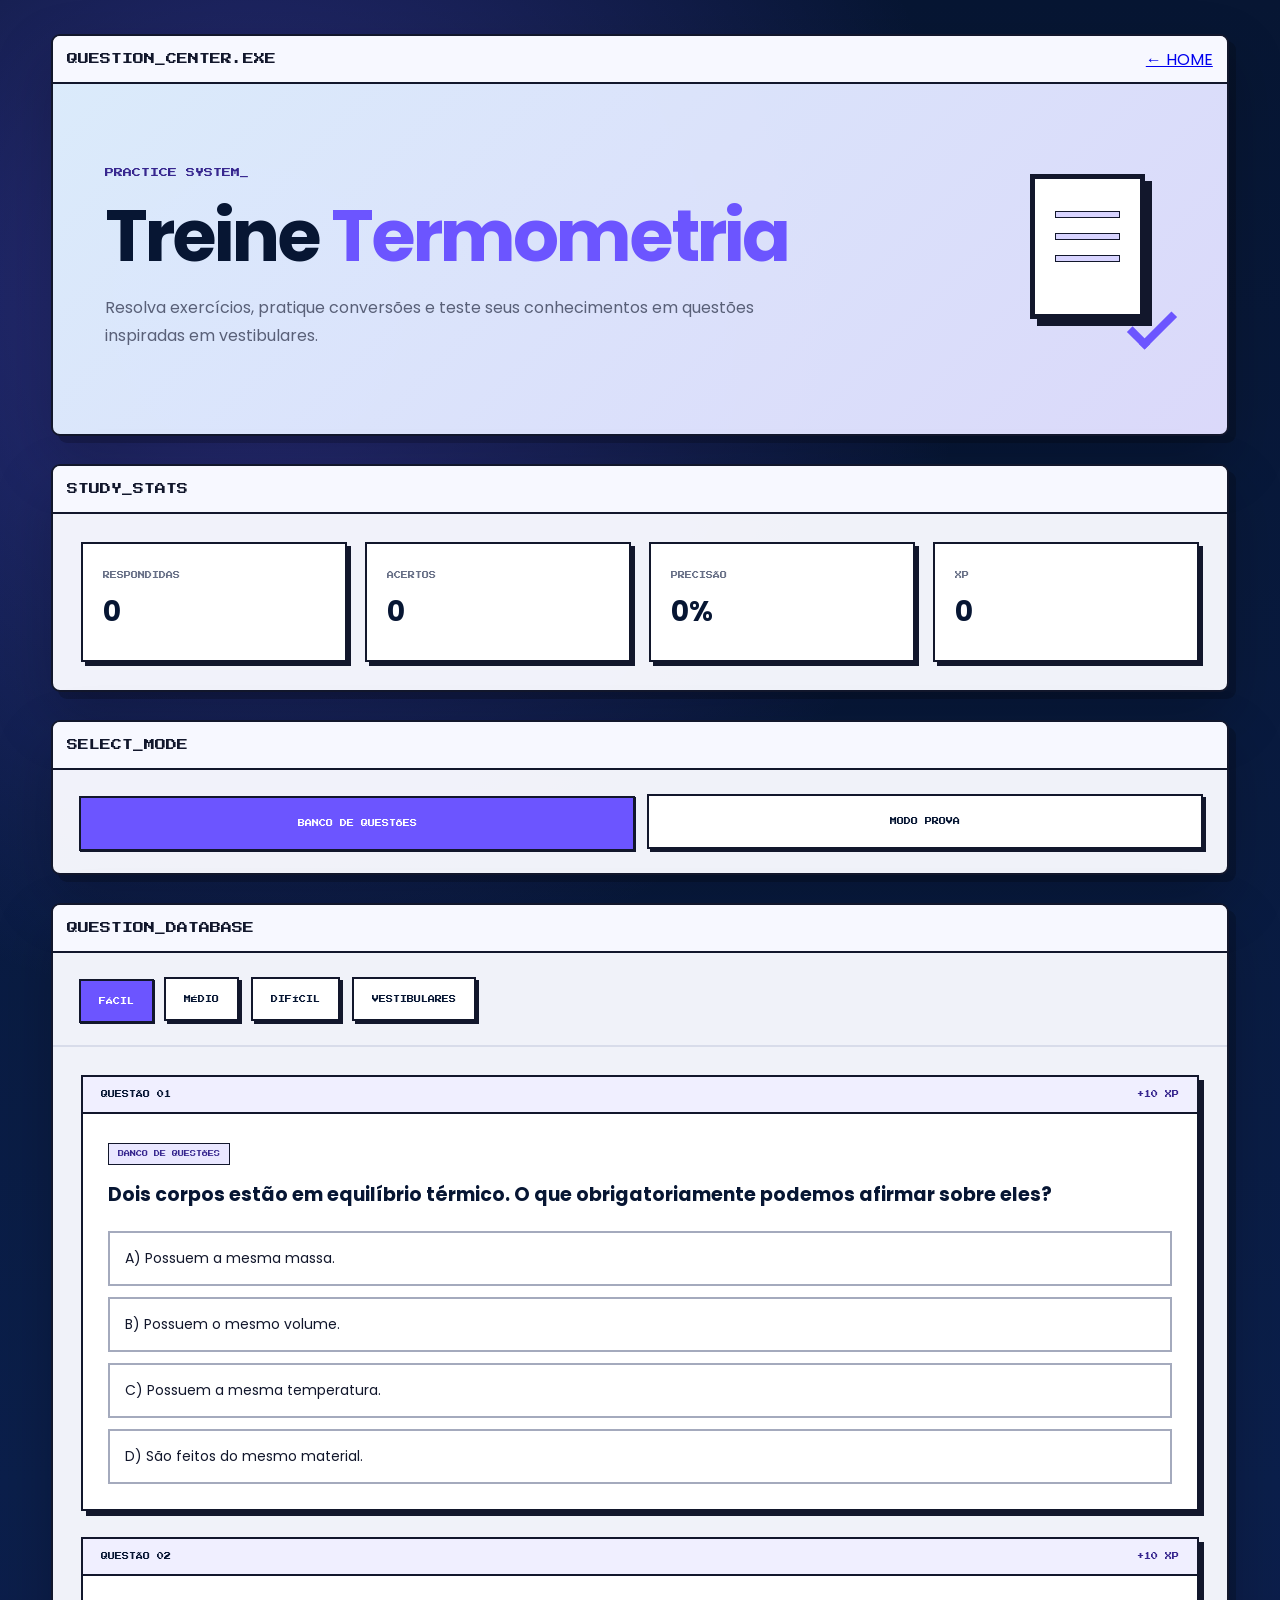
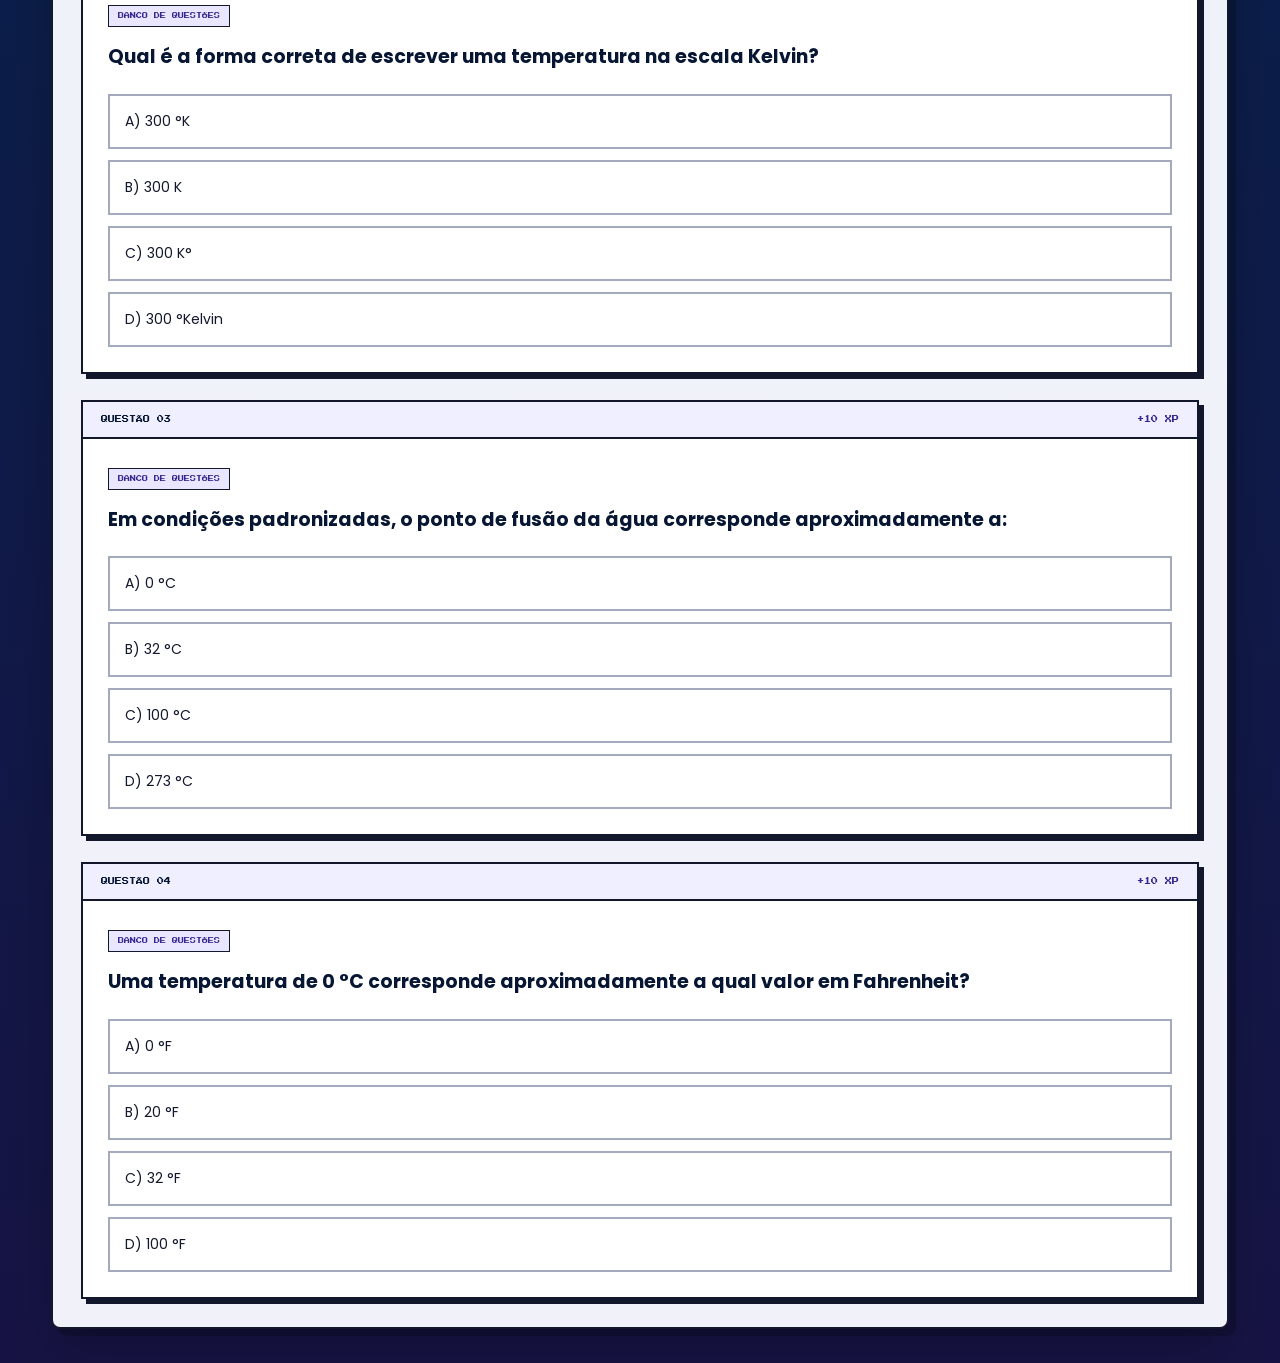
<file: questoes.html>
<!DOCTYPE html>
<html lang="pt-BR">

<head>

    <meta charset="UTF-8">

    <meta
        name="viewport"
        content="width=device-width, initial-scale=1.0"
    >

    <title>Questões | TermoLab OS</title>

    <link rel="preconnect" href="https://fonts.googleapis.com">

    <link
        rel="preconnect"
        href="https://fonts.gstatic.com"
        crossorigin
    >

    <link
        href="https://fonts.googleapis.com/css2?family=Poppins:wght@300;400;500;600;700&family=Press+Start+2P&display=swap"
        rel="stylesheet"
    >

    <link rel="stylesheet" href="css/style.css">
    <link rel="stylesheet" href="css/questoes.css">
    <link rel="stylesheet" href="css/responsive.css">

</head>


<body>


    <main class="sistema">


        <!-- ===============================
             HERO
        ================================ -->

        <section class="janela">

            <div class="barra-janela">

                <span>
                    QUESTION_CENTER.EXE
                </span>

                <a
                    href="index.html"
                    class="voltar"
                >
                    ← HOME
                </a>

            </div>


            <div class="questoes-hero">

                <div>

                    <p class="mensagem-sistema">
                        PRACTICE SYSTEM_
                    </p>

                    <h1>
                        Treine
                        <span>Termometria</span>
                    </h1>

                    <p>
                        Resolva exercícios, pratique conversões
                        e teste seus conhecimentos em questões
                        inspiradas em vestibulares.
                    </p>

                </div>


                <div class="icone-prova-grande" aria-hidden="true">

                    <div class="prova-folha">

                        <span></span>
                        <span></span>
                        <span></span>

                    </div>

                    <div class="prova-check"></div>

                </div>

            </div>

        </section>



        <!-- ===============================
             ESTATÍSTICAS
        ================================ -->

        <section class="janela">

            <div class="barra-janela">

                <span>
                    STUDY_STATS
                </span>

            </div>


            <div class="estatisticas-questoes">

                <div>

                    <span>
                        RESPONDIDAS
                    </span>

                    <strong id="estatRespondidas">
                        0
                    </strong>

                </div>


                <div>

                    <span>
                        ACERTOS
                    </span>

                    <strong id="estatAcertos">
                        0
                    </strong>

                </div>


                <div>

                    <span>
                        PRECISÃO
                    </span>

                    <strong id="estatPrecisao">
                        0%
                    </strong>

                </div>


                <div>

                    <span>
                        XP
                    </span>

                    <strong id="estatXP">
                        0
                    </strong>

                </div>

            </div>

        </section>



        <!-- ===============================
             MODOS
        ================================ -->

        <section class="janela">

            <div class="barra-janela">

                <span>
                    SELECT_MODE
                </span>

            </div>


            <div class="modos-questoes">

                <button
                    type="button"
                    class="modo-questao ativo"
                    data-modo="treino"
                >
                    BANCO DE QUESTÕES
                </button>

                <button
                    type="button"
                    class="modo-questao"
                    data-modo="prova"
                >
                    MODO PROVA
                </button>

            </div>

        </section>



        <!-- ===============================
             BANCO DE QUESTÕES
        ================================ -->

        <section
            class="janela painel-modo ativo"
            id="modoTreino"
        >

            <div class="barra-janela">

                <span>
                    QUESTION_DATABASE
                </span>

            </div>


            <div class="filtros-questoes">

                <button
                    type="button"
                    class="filtro-questao ativo"
                    data-filtro="facil"
                >
                    FÁCIL
                </button>

                <button
                    type="button"
                    class="filtro-questao"
                    data-filtro="medio"
                >
                    MÉDIO
                </button>

                <button
                    type="button"
                    class="filtro-questao"
                    data-filtro="dificil"
                >
                    DIFÍCIL
                </button>

                <button
                    type="button"
                    class="filtro-questao"
                    data-filtro="vestibulares"
                >
                    VESTIBULARES
                </button>

            </div>


            <div
                class="lista-questoes"
                id="listaQuestoes"
            ></div>

        </section>



        <!-- ===============================
             MODO PROVA
        ================================ -->

        <section
            class="janela painel-modo"
            id="modoProva"
        >

            <div class="barra-janela">

                <span>
                    EXAM_MODE.EXE
                </span>

            </div>


            <!-- TELA INICIAL -->

            <div
                class="inicio-prova"
                id="inicioProva"
            >

                <p class="mensagem-sistema">
                    EXAM CONFIGURATION_
                </p>

                <h2>
                    Simulado de Termometria
                </h2>

                <p>
                    Resolva uma sequência de questões
                    sem visualizar a resolução até finalizar
                    o simulado.
                </p>


                <div class="config-prova">

                    <div>

                        <span>
                            QUESTÕES
                        </span>

                        <strong>
                            10
                        </strong>

                    </div>

                    <div>

                        <span>
                            CONTEÚDO
                        </span>

                        <strong>
                            TERMOMETRIA
                        </strong>

                    </div>

                    <div>

                        <span>
                            RECOMPENSA
                        </span>

                        <strong>
                            XP
                        </strong>

                    </div>

                </div>


                <button
                    type="button"
                    id="iniciarProva"
                    class="botao-retro"
                >
                    INICIAR SIMULADO
                </button>

            </div>


            <!-- QUESTÃO DA PROVA -->

            <div
                class="prova-em-andamento"
                id="provaEmAndamento"
            >

                <div class="prova-progresso">

                    <div class="prova-progresso-texto">

                        <span id="numeroQuestaoProva">
                            QUESTÃO 1 DE 10
                        </span>

                        <strong id="percentualProva">
                            10%
                        </strong>

                    </div>


                    <div class="barra-prova">

                        <div
                            class="barra-prova-preenchimento"
                            id="barraProva"
                        ></div>

                    </div>

                </div>


                <div class="questao-prova-box">

                    <span
                        class="origem-prova"
                        id="origemQuestaoProva"
                    >
                        SIMULADO
                    </span>

                    <h2 id="enunciadoProva">
                        Questão
                    </h2>

                    <div
                        class="alternativas-prova"
                        id="alternativasProva"
                    ></div>

                    <p
                        class="erro-prova"
                        id="erroProva"
                    ></p>


                    <button
                        type="button"
                        id="confirmarRespostaProva"
                        class="botao-retro"
                    >
                        CONFIRMAR RESPOSTA
                    </button>

                </div>

            </div>


            <!-- RESULTADO -->

            <div
                class="resultado-prova"
                id="resultadoProva"
            >

                <p class="mensagem-sistema">
                    EXAM COMPLETE_
                </p>

                <h2>
                    Resultado
                </h2>


                <div class="nota-prova">

                    <strong id="resultadoAcertos">
                        0 / 10
                    </strong>

                    <span id="resultadoPercentual">
                        0%
                    </span>

                </div>


                <p id="mensagemResultado"></p>


                <div class="xp-prova-final">

                    <span>
                        XP CONQUISTADO
                    </span>

                    <strong id="xpProvaFinal">
                        +0 XP
                    </strong>

                </div>


                <div
                    class="revisao-prova"
                    id="revisaoProva"
                ></div>


                <button
                    type="button"
                    id="refazerProva"
                    class="botao-secundario"
                >
                    NOVO SIMULADO
                </button>

            </div>

        </section>


    </main>


    <script src="js/questoes.js"></script>


</body>

</html>
</file>
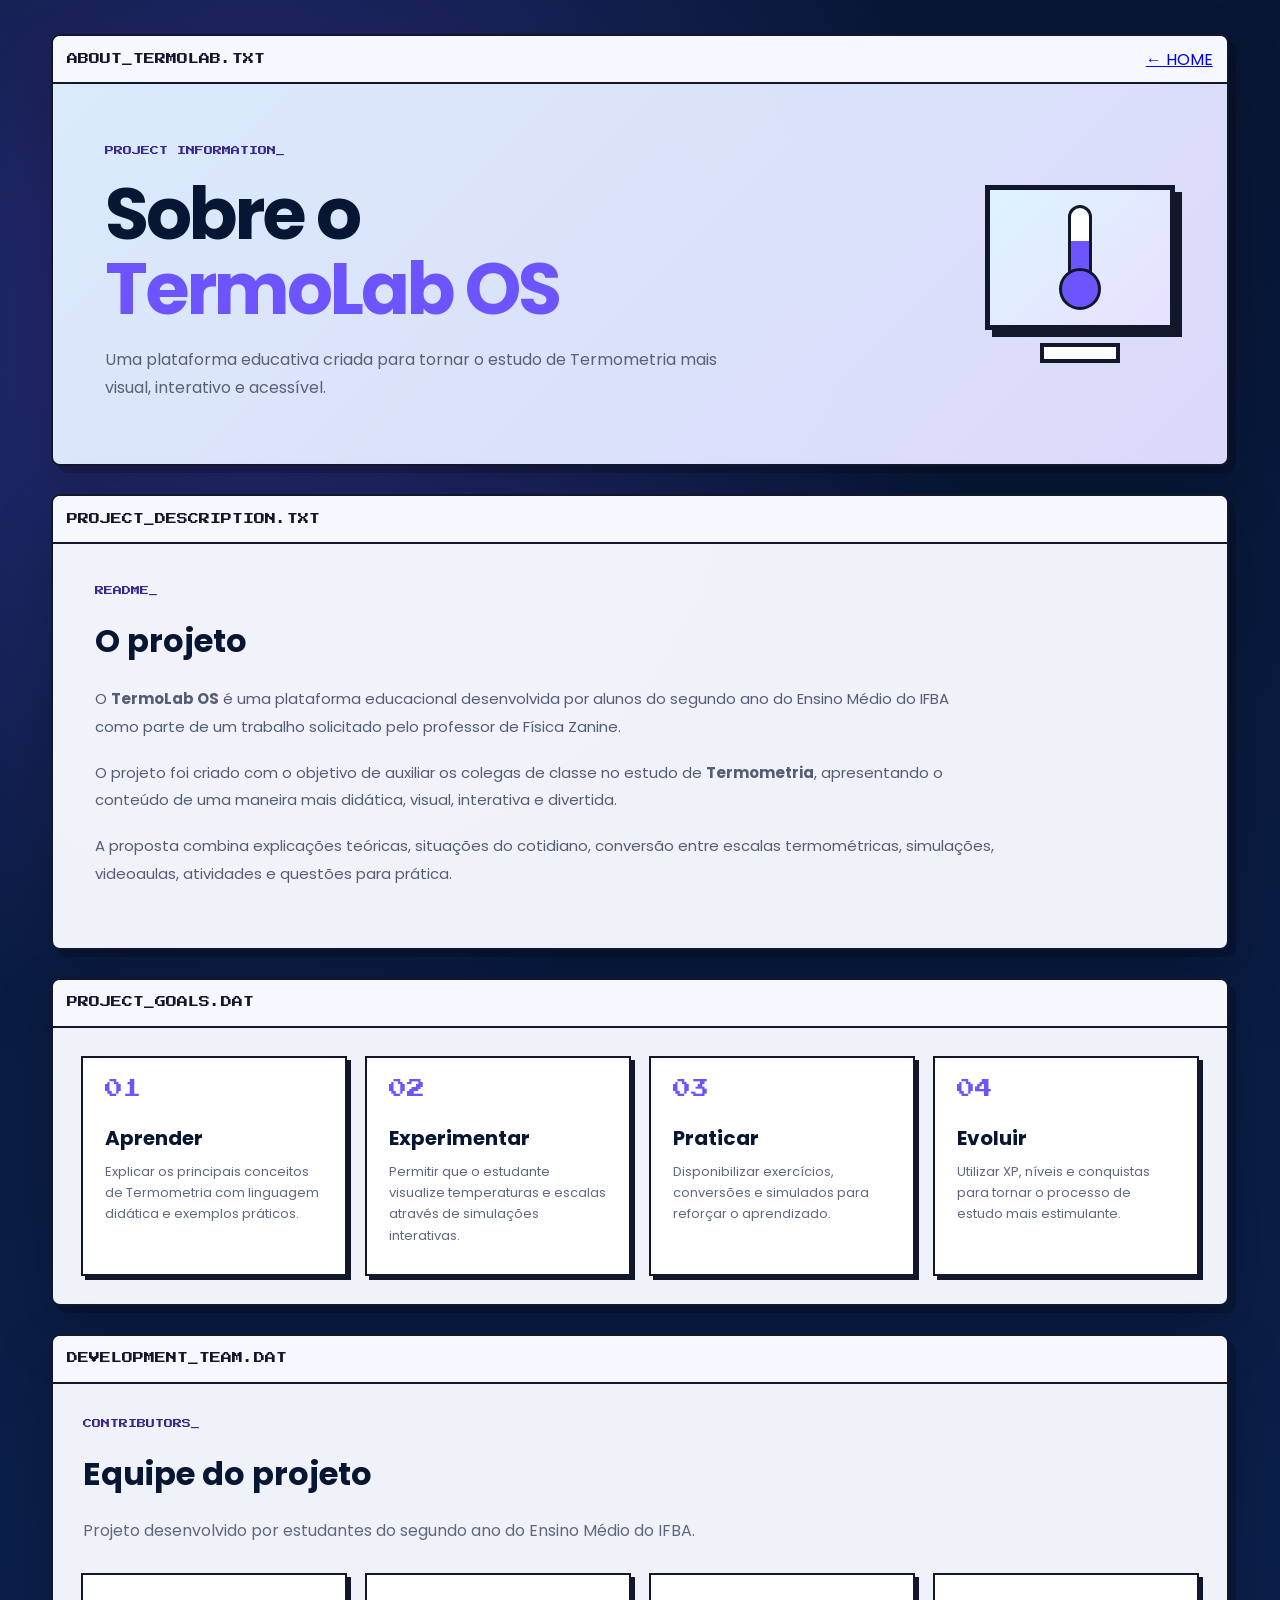
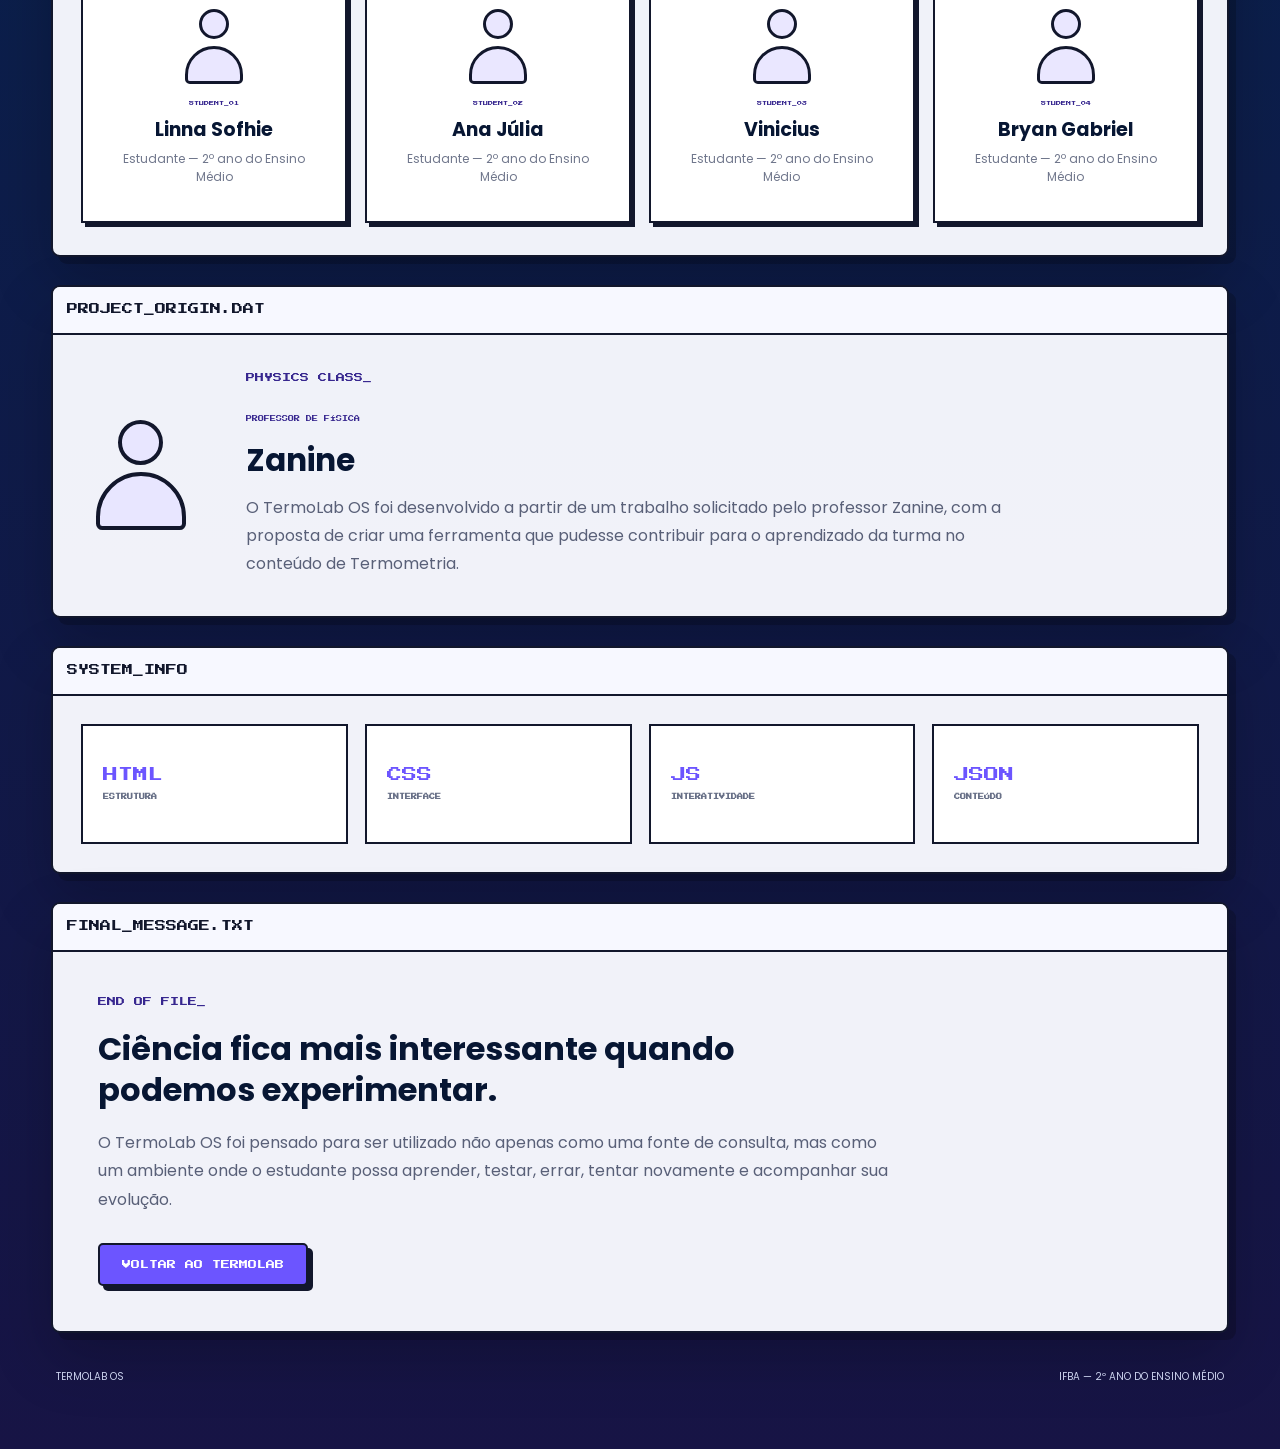
<file: sobre.html>
<!DOCTYPE html>
<html lang="pt-BR">

<head>

    <meta charset="UTF-8">

    <meta
        name="viewport"
        content="width=device-width, initial-scale=1.0"
    >

    <title>Sobre o Projeto | TermoLab OS</title>

    <link rel="preconnect" href="https://fonts.googleapis.com">

    <link
        rel="preconnect"
        href="https://fonts.gstatic.com"
        crossorigin
    >

    <link
        href="https://fonts.googleapis.com/css2?family=Poppins:wght@300;400;500;600;700&family=Press+Start+2P&display=swap"
        rel="stylesheet"
    >

    <link rel="stylesheet" href="css/style.css">
    <link rel="stylesheet" href="css/sobre.css">
    <link rel="stylesheet" href="css/responsive.css">

</head>


<body>


    <main class="sistema">


        <!-- =====================================
             CABEÇALHO
        ====================================== -->

        <section class="janela">

            <div class="barra-janela">

                <span>
                    ABOUT_TERMOLAB.TXT
                </span>

                <a
                    href="index.html"
                    class="voltar"
                >
                    ← HOME
                </a>

            </div>


            <div class="sobre-hero">


                <div class="sobre-hero-texto">

                    <p class="mensagem-sistema">
                        PROJECT INFORMATION_
                    </p>


                    <h1>

                        Sobre o
                        <span>TermoLab OS</span>

                    </h1>


                    <p>

                        Uma plataforma educativa criada
                        para tornar o estudo de Termometria
                        mais visual, interativo e acessível.

                    </p>

                </div>


                <div
                    class="sobre-monitor"
                    aria-hidden="true"
                >

                    <div class="sobre-monitor-tela">

                        <div class="termometro-sobre">

                            <div class="termometro-sobre-tubo">

                                <div
                                    class="termometro-sobre-liquido"
                                ></div>

                            </div>

                            <div
                                class="termometro-sobre-bulbo"
                            ></div>

                        </div>

                    </div>


                    <div class="sobre-monitor-base"></div>

                </div>


            </div>

        </section>



        <!-- =====================================
             O PROJETO
        ====================================== -->

        <section class="janela">

            <div class="barra-janela">

                <span>
                    PROJECT_DESCRIPTION.TXT
                </span>

            </div>


            <div class="sobre-conteudo">


                <p class="mensagem-sistema">
                    README_
                </p>


                <h2>
                    O projeto
                </h2>


                <p>

                    O <strong>TermoLab OS</strong> é uma
                    plataforma educacional desenvolvida por
                    alunos do segundo ano do Ensino Médio do
                    IFBA como parte de um trabalho solicitado
                    pelo professor de Física Zanine.

                </p>


                <p>

                    O projeto foi criado com o objetivo de
                    auxiliar os colegas de classe no estudo
                    de <strong>Termometria</strong>, apresentando
                    o conteúdo de uma maneira mais didática,
                    visual, interativa e divertida.

                </p>


                <p>

                    A proposta combina explicações teóricas,
                    situações do cotidiano, conversão entre
                    escalas termométricas, simulações,
                    videoaulas, atividades e questões para
                    prática.

                </p>


            </div>

        </section>



        <!-- =====================================
             OBJETIVO
        ====================================== -->

        <section class="janela">

            <div class="barra-janela">

                <span>
                    PROJECT_GOALS.DAT
                </span>

            </div>


            <div class="objetivos-grid">


                <article class="objetivo-card">

                    <span class="objetivo-numero">
                        01
                    </span>

                    <h3>
                        Aprender
                    </h3>

                    <p>

                        Explicar os principais conceitos
                        de Termometria com linguagem
                        didática e exemplos práticos.

                    </p>

                </article>



                <article class="objetivo-card">

                    <span class="objetivo-numero">
                        02
                    </span>

                    <h3>
                        Experimentar
                    </h3>

                    <p>

                        Permitir que o estudante visualize
                        temperaturas e escalas através de
                        simulações interativas.

                    </p>

                </article>



                <article class="objetivo-card">

                    <span class="objetivo-numero">
                        03
                    </span>

                    <h3>
                        Praticar
                    </h3>

                    <p>

                        Disponibilizar exercícios,
                        conversões e simulados para
                        reforçar o aprendizado.

                    </p>

                </article>



                <article class="objetivo-card">

                    <span class="objetivo-numero">
                        04
                    </span>

                    <h3>
                        Evoluir
                    </h3>

                    <p>

                        Utilizar XP, níveis e conquistas
                        para tornar o processo de estudo
                        mais estimulante.

                    </p>

                </article>


            </div>

        </section>



        <!-- =====================================
             EQUIPE
        ====================================== -->

        <section class="janela">

            <div class="barra-janela">

                <span>
                    DEVELOPMENT_TEAM.DAT
                </span>

            </div>


            <div class="equipe-cabecalho">

                <p class="mensagem-sistema">
                    CONTRIBUTORS_
                </p>

                <h2>
                    Equipe do projeto
                </h2>

                <p>

                    Projeto desenvolvido por estudantes
                    do segundo ano do Ensino Médio do IFBA.

                </p>

            </div>


            <div class="equipe-grid">


                <article class="membro-card">

                    <div class="membro-avatar">

                        <span class="avatar-head"></span>
                        <span class="avatar-body"></span>

                    </div>

                    <span class="membro-codigo">
                        STUDENT_01
                    </span>

                    <h3>
                        Linna Sofhie
                    </h3>

                    <p>
                        Estudante — 2º ano do Ensino Médio
                    </p>

                </article>



                <article class="membro-card">

                    <div class="membro-avatar">

                        <span class="avatar-head"></span>
                        <span class="avatar-body"></span>

                    </div>

                    <span class="membro-codigo">
                        STUDENT_02
                    </span>

                    <h3>
                        Ana Júlia
                    </h3>

                    <p>
                        Estudante — 2º ano do Ensino Médio
                    </p>

                </article>



                <article class="membro-card">

                    <div class="membro-avatar">

                        <span class="avatar-head"></span>
                        <span class="avatar-body"></span>

                    </div>

                    <span class="membro-codigo">
                        STUDENT_03
                    </span>

                    <h3>
                        Vinicius
                    </h3>

                    <p>
                        Estudante — 2º ano do Ensino Médio
                    </p>

                </article>



                <article class="membro-card">

                    <div class="membro-avatar">

                        <span class="avatar-head"></span>
                        <span class="avatar-body"></span>

                    </div>

                    <span class="membro-codigo">
                        STUDENT_04
                    </span>

                    <h3>
                        Bryan Gabriel
                    </h3>

                    <p>
                        Estudante — 2º ano do Ensino Médio
                    </p>

                </article>


            </div>

        </section>



        <!-- =====================================
             PROFESSOR
        ====================================== -->

        <section class="janela">

            <div class="barra-janela">

                <span>
                    PROJECT_ORIGIN.DAT
                </span>

            </div>


            <div class="professor-box">


                <div
                    class="professor-icone"
                    aria-hidden="true"
                >

                    <div class="professor-head"></div>
                    <div class="professor-body"></div>

                </div>


                <div>

                    <p class="mensagem-sistema">
                        PHYSICS CLASS_
                    </p>


                    <span class="professor-label">
                        PROFESSOR DE FÍSICA
                    </span>


                    <h2>
                        Zanine
                    </h2>


                    <p>

                        O TermoLab OS foi desenvolvido a
                        partir de um trabalho solicitado
                        pelo professor Zanine, com a proposta
                        de criar uma ferramenta que pudesse
                        contribuir para o aprendizado da
                        turma no conteúdo de Termometria.

                    </p>

                </div>


            </div>

        </section>



        <!-- =====================================
             TECNOLOGIA
        ====================================== -->

        <section class="janela">

            <div class="barra-janela">

                <span>
                    SYSTEM_INFO
                </span>

            </div>


            <div class="tecnologias">


                <div>

                    <span>
                        HTML
                    </span>

                    <strong>
                        ESTRUTURA
                    </strong>

                </div>


                <div>

                    <span>
                        CSS
                    </span>

                    <strong>
                        INTERFACE
                    </strong>

                </div>


                <div>

                    <span>
                        JS
                    </span>

                    <strong>
                        INTERATIVIDADE
                    </strong>

                </div>


                <div>

                    <span>
                        JSON
                    </span>

                    <strong>
                        CONTEÚDO
                    </strong>

                </div>


            </div>

        </section>



        <!-- =====================================
             FINAL
        ====================================== -->

        <section class="janela">

            <div class="barra-janela">

                <span>
                    FINAL_MESSAGE.TXT
                </span>

            </div>


            <div class="mensagem-final">


                <p class="mensagem-sistema">
                    END OF FILE_
                </p>


                <h2>

                    Ciência fica mais interessante
                    quando podemos experimentar.

                </h2>


                <p>

                    O TermoLab OS foi pensado para ser
                    utilizado não apenas como uma fonte
                    de consulta, mas como um ambiente
                    onde o estudante possa aprender,
                    testar, errar, tentar novamente
                    e acompanhar sua evolução.

                </p>


                <a
                    href="index.html"
                    class="botao-retro"
                >
                    VOLTAR AO TERMOLAB
                </a>


            </div>

        </section>



        <footer class="sobre-footer">

            <span>
                TERMOLAB OS
            </span>

            <span>
                IFBA — 2º ANO DO ENSINO MÉDIO
            </span>

        </footer>


    </main>


</body>

</html>
</file>
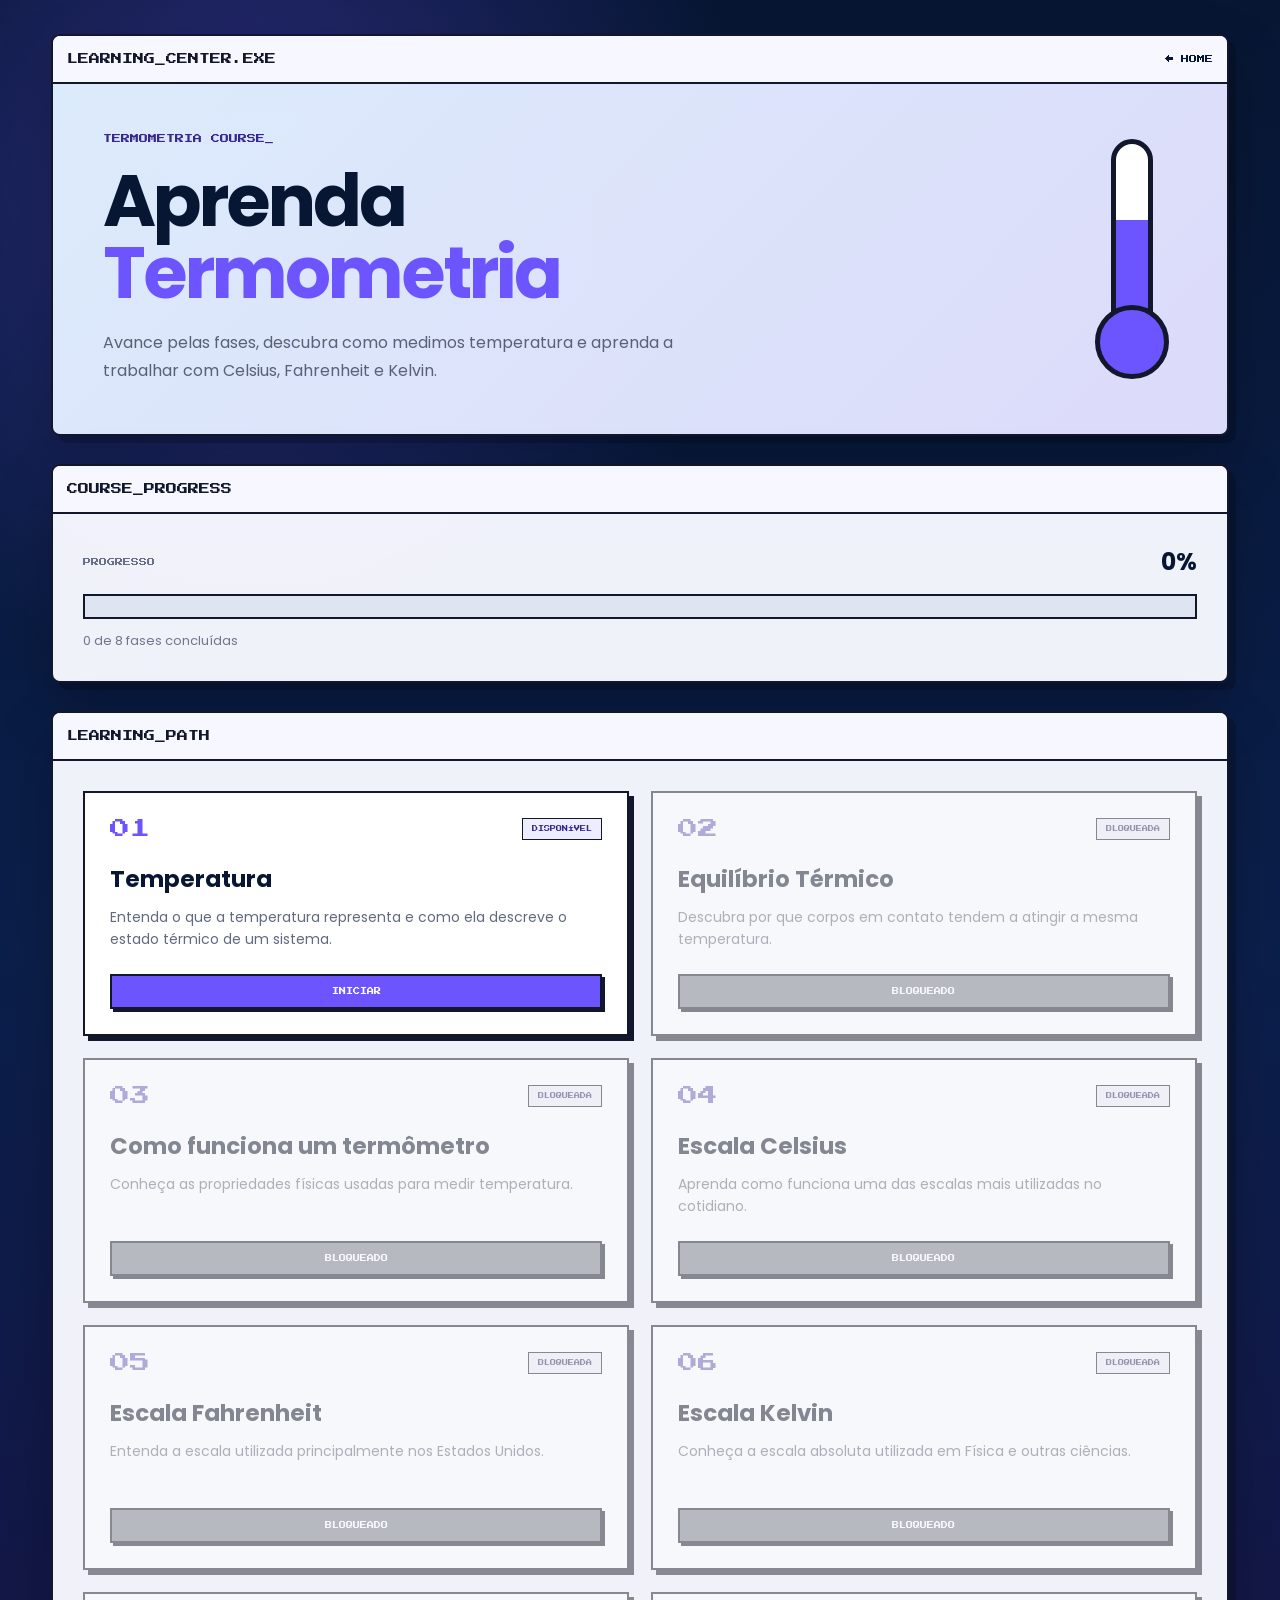
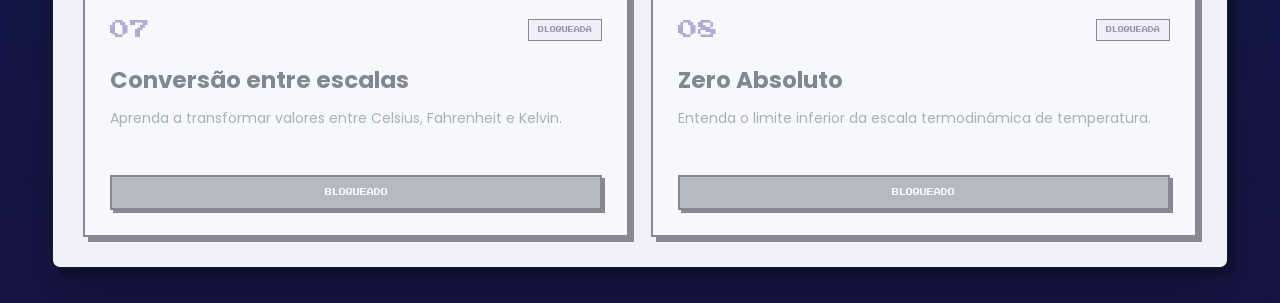
<file: teoria.html>
<!DOCTYPE html>
<html lang="pt-BR">

<head>

    <meta charset="UTF-8">

    <meta
        name="viewport"
        content="width=device-width, initial-scale=1.0"
    >

    <title>Aprender | TermoLab OS</title>

    <link rel="preconnect" href="https://fonts.googleapis.com">

    <link
        rel="preconnect"
        href="https://fonts.gstatic.com"
        crossorigin
    >

    <link
        href="https://fonts.googleapis.com/css2?family=Poppins:wght@300;400;500;600;700&family=Press+Start+2P&display=swap"
        rel="stylesheet"
    >

    <link rel="stylesheet" href="css/style.css">
    <link rel="stylesheet" href="css/teoria.css">
    <link rel="stylesheet" href="css/responsive.css">

</head>


<body>


    <main class="sistema">


        <!-- CABEÇALHO -->

        <section class="janela">

            <div class="barra-janela">

                <span>
                    LEARNING_CENTER.EXE
                </span>

                <a
                    href="index.html"
                    class="voltar"
                >
                    ← HOME
                </a>

            </div>


            <div class="teoria-hero">


                <div>

                    <p class="mensagem-sistema">
                        TERMOMETRIA COURSE_
                    </p>

                    <h1>
                        Aprenda
                        <span>Termometria</span>
                    </h1>

                    <p>

                        Avance pelas fases, descubra como
                        medimos temperatura e aprenda a
                        trabalhar com Celsius, Fahrenheit
                        e Kelvin.

                    </p>

                </div>


                <div class="mini-termometro">

                    <div class="mini-tubo">

                        <div class="mini-liquido"></div>

                    </div>

                    <div class="mini-bulbo"></div>

                </div>


            </div>

        </section>



        <!-- PROGRESSO -->

        <section class="janela">

            <div class="barra-janela">

                <span>
                    COURSE_PROGRESS
                </span>

            </div>


            <div class="curso-progresso">

                <div class="curso-info">

                    <span>
                        PROGRESSO
                    </span>

                    <strong id="porcentagemCurso">
                        0%
                    </strong>

                </div>


                <div class="barra-curso">

                    <div
                        id="barraCurso"
                        class="barra-curso-preenchimento"
                    ></div>

                </div>


                <p id="fasesConcluidas">
                    0 de 8 fases concluídas
                </p>

            </div>

        </section>



        <!-- FASES -->

        <section class="janela">

            <div class="barra-janela">

                <span>
                    LEARNING_PATH
                </span>

            </div>


            <div
                class="mapa-fases"
                id="mapaFases"
            >

                <!-- JavaScript cria as fases aqui -->

            </div>

        </section>



        <!-- AULA -->

        <section
            class="janela aula"
            id="aula"
        >

            <div class="barra-janela">

                <span id="arquivoAula">
                    LESSON.EXE
                </span>

                <button
                    id="fecharAula"
                    class="fechar-aula"
                    aria-label="Fechar aula"
                >
                    ×
                </button>

            </div>


            <div class="aula-conteudo">


                <p class="mensagem-sistema">
                    LEARNING MODE_
                </p>


                <h2 id="tituloAula">
                    Aula
                </h2>


                <div
                    id="textoAula"
                    class="texto-aula"
                ></div>



                <!-- EXEMPLO REAL -->

                <div class="cotidiano">

                    <span class="titulo-caixa">
                        EXEMPLO DA VIDA REAL
                    </span>

                    <h3 id="tituloExemplo">
                        Exemplo
                    </h3>

                    <p id="textoExemplo"></p>

                </div>



                <!-- DESTAQUE -->

                <div class="conceito-chave">

                    <span>
                        CONCEITO-CHAVE
                    </span>

                    <p id="conceitoChave"></p>

                </div>



                <!-- DESAFIO -->

                <div class="desafio-aula">

                    <p class="mensagem-sistema">
                        CHECKPOINT_
                    </p>

                    <h3 id="perguntaAula">
                        Pergunta
                    </h3>


                    <div
                        id="alternativasAula"
                        class="alternativas-aula"
                    ></div>


                    <p
                        id="feedbackAula"
                        class="feedback-aula"
                    ></p>


                    <button
                        id="concluirAula"
                        class="botao-retro"
                        disabled
                    >
                        CONCLUIR FASE +20 XP
                    </button>

                </div>


            </div>

        </section>


    </main>


    <script src="js/teoria.js"></script>


</body>

</html>
</file>
<file: css/style.css>
:root{

    --azul-escuro:#071633;
    --azul:#112d67;
    --azul-claro:#74c9ff;

    --roxo:#6c55ff;
    --roxo-claro:#9f92ff;
    --roxo-escuro:#37278f;

    --branco:#f7f8ff;
    --cinza:#dfe4f2;
    --texto:#12172c;

    --borda:#12172c;

}


/* RESET */

*{

    margin:0;
    padding:0;
    box-sizing:border-box;

}


html{

    scroll-behavior:smooth;

}


body{

    min-height:100vh;

    background:

        radial-gradient(
            circle at 20% 10%,
            rgba(108,85,255,.35),
            transparent 25%
        ),

        linear-gradient(
            180deg,
            #071633,
            #0b1f4b,
            #171445
        );

    color:var(--branco);

    font-family:'Poppins',sans-serif;

    overflow-x:hidden;

}


/* FUNDO */

.fundo-decorativo{

    position:fixed;

    inset:0;

    pointer-events:none;

    overflow:hidden;

    z-index:-1;

}


.estrela{

    position:absolute;

    width:6px;

    height:6px;

    background:white;

    box-shadow:

        8px 0 white,
        -8px 0 white,
        0 8px white,
        0 -8px white;

    animation:piscar 2.5s infinite alternate;

}


.e1{

    top:10%;
    left:8%;

}


.e2{

    top:25%;
    right:10%;

    animation-delay:.6s;

}


.e3{

    bottom:18%;
    left:72%;

    animation-delay:1.2s;

}


/* NUVENS RETRÔ SIMPLES */

.nuvem{

    position:absolute;

    width:180px;

    height:45px;

    background:rgba(255,255,255,.07);

    border:2px solid rgba(255,255,255,.13);

}


.nuvem::before,
.nuvem::after{

    content:"";

    position:absolute;

    background:inherit;

    border:inherit;

}


.nuvem::before{

    width:70px;

    height:60px;

    left:25px;

    bottom:20px;

}


.nuvem::after{

    width:85px;

    height:75px;

    right:20px;

    bottom:20px;

}


.nuvem-1{

    top:20%;
    left:-80px;

    animation:moverNuvem 28s linear infinite;

}


.nuvem-2{

    top:68%;
    right:-120px;

    animation:moverNuvemReversa 35s linear infinite;

}


/* SISTEMA */

.sistema{

    width:min(1180px,92%);

    margin:34px auto;

}


/* JANELAS */

.janela{

    margin-bottom:28px;

    overflow:hidden;

    background:rgba(248,249,255,.97);

    color:var(--texto);

    border:2px solid var(--borda);

    border-radius:9px;

    box-shadow:

        7px 7px 0 rgba(0,0,0,.2),

        0 25px 60px rgba(0,0,0,.22);

}


.barra-janela{

    min-height:48px;

    padding:9px 14px;

    display:flex;

    align-items:center;

    justify-content:space-between;

    gap:12px;

    background:var(--branco);

    border-bottom:2px solid var(--borda);

}


.barra-janela > span{

    color:var(--texto);

    font-family:'Press Start 2P',monospace;

    font-size:11px;

}


.controles-janela{

    display:flex;

    gap:7px;

}


.controles-janela span{

    width:18px;
    height:18px;

    display:block;

    border:2px solid var(--borda);
    border-radius:50%;

    background:white;

}


/* HERO */

.hero{

    min-height:540px;

    padding:58px;

    display:grid;

    grid-template-columns:1.2fr .8fr;

    align-items:center;

    gap:60px;

    background:

        linear-gradient(
            135deg,
            rgba(116,201,255,.17),
            rgba(108,85,255,.14)
        );

}


.mensagem-sistema{

    margin-bottom:22px;

    color:var(--roxo-escuro);

    font-family:'Press Start 2P',monospace;

    font-size:9px;

}


.hero h1{

    max-width:700px;

    color:var(--azul-escuro);

    font-size:clamp(42px,5vw,72px);

    line-height:1.04;

    letter-spacing:-3px;

}


.hero h1 span{

    color:var(--roxo);

}


.descricao{

    max-width:640px;

    margin:25px 0 32px;

    color:#525a73;

    font-size:17px;

    line-height:1.75;

}


.botao-retro{

    display:inline-block;

    padding:15px 22px;

    background:var(--roxo);

    color:white;

    border:2px solid var(--borda);

    border-radius:5px;

    box-shadow:5px 5px 0 var(--borda);

    font-family:'Press Start 2P',monospace;

    font-size:9px;

    text-decoration:none;

    transition:.2s;

}


.botao-retro:hover{

    transform:translate(3px,3px);

    box-shadow:2px 2px 0 var(--borda);

}


/* TERMÔMETRO HOME */

.hero-visual{

    display:flex;

    flex-direction:column;

    align-items:center;

}


.termometro-home{

    position:relative;

    width:105px;

    height:330px;

}


.tubo-home{

    position:absolute;

    width:52px;

    height:270px;

    left:26px;

    top:0;

    overflow:hidden;

    background:white;

    border:6px solid var(--borda);

    border-radius:30px 30px 10px 10px;

}


.liquido-home{

    position:absolute;

    bottom:0;

    width:100%;

    height:48%;

    background:

        linear-gradient(
            180deg,
            var(--roxo-claro),
            var(--roxo)
        );

    animation:respirarTermometro 3s ease-in-out infinite alternate;

}


.bulbo-home{

    position:absolute;

    width:90px;
    height:90px;

    bottom:0;
    left:7px;

    background:var(--roxo);

    border:6px solid var(--borda);

    border-radius:50%;

}


.painel-temperatura{

    min-width:190px;

    margin-top:15px;

    padding:15px;

    display:flex;

    flex-direction:column;

    align-items:center;

    gap:7px;

    background:white;

    border:2px solid var(--borda);

    box-shadow:4px 4px 0 var(--borda);

}


.painel-temperatura strong{

    color:var(--azul-escuro);

    font-size:26px;

}


.painel-temperatura > span:last-child{

    color:#646b82;

}


.label-mini{

    color:var(--roxo-escuro);

    font-family:'Press Start 2P',monospace;

    font-size:7px;

}


/* PROGRAMAS */

.grade-programas{

    padding:28px;

    display:grid;

    grid-template-columns:repeat(3,1fr);

    gap:22px;

}


.programa{

    min-height:255px;

    padding:26px;

    display:flex;

    flex-direction:column;

    align-items:flex-start;

    background:white;

    color:var(--texto);

    border:2px solid var(--borda);

    border-radius:6px;

    box-shadow:5px 5px 0 var(--borda);

    text-decoration:none;

    transition:.2s;

}


.programa:hover{

    transform:translateY(-7px);

    background:#f2efff;

}


.programa h2{

    margin:18px 0 7px;

    color:var(--azul-escuro);

    font-size:21px;

}


.programa p{

    color:#616981;

    font-size:14px;

    line-height:1.6;

}


.abrir{

    margin-top:auto;

    padding-top:20px;

    color:var(--roxo-escuro);

    font-family:'Press Start 2P',monospace;

    font-size:7px;

}


/* ÍCONES */

.icone{

    position:relative;

    width:56px;

    height:56px;

    transition:.25s;

}


.programa:hover .icone{

    transform:
        translateY(-3px)
        rotate(-2deg);

}


/* LIVRO */

.icone-livro{

    display:flex;

    gap:3px;

}


.icone-livro span{

    flex:1;

    height:46px;

    margin-top:5px;

    background:#e8e6ff;

    border:3px solid var(--borda);

}


.icone-livro span:first-child{

    transform:skewY(-7deg);

}


.icone-livro span:last-child{

    transform:skewY(7deg);

}


/* TERMÔMETRO */

.icone-termometro{

    display:flex;

    justify-content:center;

}


.icone-tubo{

    position:absolute;

    top:2px;

    width:18px;

    height:42px;

    background:white;

    border:3px solid var(--borda);

    border-radius:10px;

}


.icone-tubo::after{

    content:"";

    position:absolute;

    width:6px;

    height:24px;

    bottom:0;

    left:3px;

    background:var(--roxo);

}


.icone-bulbo{

    position:absolute;

    bottom:1px;

    width:28px;

    height:28px;

    border:3px solid var(--borda);

    background:var(--roxo);

    border-radius:50%;

}


/* LAB */

.frasco-corpo{

    position:absolute;

    width:40px;

    height:40px;

    bottom:3px;

    left:8px;

    background:white;

    border:3px solid var(--borda);

    clip-path:
        polygon(
            25% 0,
            75% 0,
            75% 28%,
            100% 100%,
            0 100%,
            25% 28%
        );

}


.frasco-liquido{

    position:absolute;

    width:32px;

    height:14px;

    bottom:8px;

    left:12px;

    background:var(--roxo);

}


/* LISTA */

.icone-lista{

    padding:8px 6px;

    border:3px solid var(--borda);

    background:#f7f7ff;

}


.icone-lista span{

    display:block;

    height:5px;

    margin:6px 0;

    background:var(--roxo);

}


/* PROVA */

.folha{

    position:absolute;

    width:40px;

    height:50px;

    left:6px;

    background:white;

    border:3px solid var(--borda);

}


.marca{

    position:absolute;

    width:20px;

    height:10px;

    border-left:4px solid var(--roxo);

    border-bottom:4px solid var(--roxo);

    transform:rotate(-45deg);

    left:20px;

    top:20px;

}


/* VIDEO */

.video-tela{

    position:absolute;

    width:56px;

    height:40px;

    top:6px;

    border:3px solid var(--borda);

    background:#eceaff;

}


.video-play{

    position:absolute;

    top:17px;

    left:23px;

    width:0;

    height:0;

    border-top:9px solid transparent;

    border-bottom:9px solid transparent;

    border-left:14px solid var(--roxo);

}


/* PERFIL */

.cabeca{

    position:absolute;

    width:22px;

    height:22px;

    left:17px;

    top:3px;

    background:#eeeaff;

    border:3px solid var(--borda);

    border-radius:50%;

}


.corpo{

    position:absolute;

    width:42px;

    height:27px;

    left:7px;

    bottom:3px;

    background:#eeeaff;

    border:3px solid var(--borda);

    border-radius:22px 22px 5px 5px;

}


/* STATUS */

.status-conteudo{

    padding:28px;

    display:grid;

    grid-template-columns:.7fr 1.6fr .9fr;

    gap:22px;

}


.status-item{

    min-height:110px;

    padding:18px;

    display:flex;

    flex-direction:column;

    justify-content:center;

    background:white;

    border:2px solid var(--borda);

}


.status-label{

    margin-bottom:12px;

    color:#6b7287;

    font-family:'Press Start 2P',monospace;

    font-size:7px;

}


.status-item strong{

    color:var(--azul-escuro);

    font-size:26px;

}


.texto-menor{

    font-size:17px !important;

}


.barra-xp{

    height:20px;

    margin-bottom:8px;

    overflow:hidden;

    background:#dfe4f2;

    border:2px solid var(--borda);

}


.xp-preenchimento{

    width:0%;

    height:100%;

    background:

        linear-gradient(
            90deg,
            var(--azul-claro),
            var(--roxo)
        );

    transition:width .4s ease;

}


/* FOOTER */

footer{

    padding:10px 3px 30px;

    display:flex;

    justify-content:space-between;

    color:#cbd2ee;

    font-size:11px;

}


footer a{

    color:white;

    text-decoration:none;

}


/* ANIMAÇÕES */

@keyframes piscar{

    from{

        opacity:.25;

        transform:scale(.8);

    }

    to{

        opacity:1;

        transform:scale(1.2);

    }

}


@keyframes respirarTermometro{

    from{

        height:43%;

    }

    to{

        height:52%;

    }

}


@keyframes moverNuvem{

    from{

        transform:translateX(0);

    }

    to{

        transform:translateX(130vw);

    }

}


@keyframes moverNuvemReversa{

    from{

        transform:translateX(0);

    }

    to{

        transform:translateX(-130vw);

    }

}
</file>
<file: css/home.css>
/* =========================================
   TERMOLAB OS
   HOME 3.0
========================================= */


/* =========================================
   FUNDO
========================================= */

.home-background{

    position:fixed;

    inset:0;

    overflow:hidden;

    pointer-events:none;

    z-index:-1;

}


.home-star{

    position:absolute;

    width:5px;

    height:5px;

    background:white;

    box-shadow:
        8px 0 white,
        -8px 0 white,
        0 8px white,
        0 -8px white;

    opacity:.55;

    animation:
        homeStarPulse
        2.7s
        infinite
        alternate;

}


.star-1{
    top:9%;
    left:8%;
}


.star-2{
    top:22%;
    right:9%;
    animation-delay:.5s;
}


.star-3{
    top:63%;
    left:4%;
    animation-delay:1s;
}


.star-4{
    bottom:10%;
    right:15%;
    animation-delay:1.4s;
}


.home-cloud{

    position:absolute;

    width:180px;

    height:42px;

    background:
        rgba(255,255,255,.06);

    border:
        2px solid
        rgba(255,255,255,.09);

}


.home-cloud::before,
.home-cloud::after{

    content:"";

    position:absolute;

    bottom:20px;

    background:inherit;

    border:inherit;

}


.home-cloud::before{

    width:70px;

    height:55px;

    left:25px;

}


.home-cloud::after{

    width:83px;

    height:70px;

    right:20px;

}


.cloud-1{

    top:20%;
    left:-100px;

    animation:
        homeCloudMove
        32s
        linear
        infinite;

}


.cloud-2{

    top:72%;
    right:-100px;

    animation:
        homeCloudMoveReverse
        38s
        linear
        infinite;

}



/* =========================================
   CONTROLES JANELA
========================================= */

.home-window-controls{

    display:flex;

    gap:7px;

}


.home-window-controls span{

    width:17px;

    height:17px;

    display:block;

    background:white;

    border:2px solid var(--borda);

    border-radius:50%;

}



/* =========================================
   HERO
========================================= */

.home-hero{

    min-height:570px;

    padding:60px;

    display:grid;

    grid-template-columns:
        minmax(0,1.25fr)
        minmax(260px,.75fr);

    align-items:center;

    gap:70px;

    background:

        radial-gradient(
            circle at 82% 42%,
            rgba(108,85,255,.13),
            transparent 28%
        ),

        linear-gradient(
            135deg,
            rgba(116,201,255,.18),
            rgba(108,85,255,.14)
        );

}


.home-hero-content{

    min-width:0;

}


.home-hero h1{

    max-width:720px;

    color:var(--azul-escuro);

    font-size:
        clamp(48px,6vw,82px);

    line-height:1;

    letter-spacing:-4px;

}


.home-hero h1 span{

    display:block;

    color:var(--roxo);

}


.home-description{

    max-width:650px;

    margin:25px 0 32px;

    color:#515a73;

    font-size:17px;

    line-height:1.75;

}


.home-hero-actions{

    display:flex;

    flex-wrap:wrap;

    gap:15px;

}


.home-secondary-button{

    min-height:49px;

    padding:15px 20px;

    display:inline-flex;

    align-items:center;

    justify-content:center;

    background:white;

    color:var(--azul-escuro);

    border:2px solid var(--borda);

    box-shadow:
        4px 4px 0 var(--borda);

    font-family:
        'Press Start 2P',
        monospace;

    font-size:8px;

    text-decoration:none;

    transition:.15s;

}


.home-secondary-button:hover{

    transform:
        translate(2px,2px);

    box-shadow:
        2px 2px 0 var(--borda);

}



/* =========================================
   TERMÔMETRO DE PROGRESSO
========================================= */

.home-progress-visual{

    display:flex;

    flex-direction:column;

    align-items:center;

}


.home-small-label{

    margin-bottom:22px;

    color:var(--roxo-escuro);

    font-family:
        'Press Start 2P',
        monospace;

    font-size:7px;

}


.home-thermometer{

    display:flex;

    align-items:center;

    gap:15px;

}


.home-thermometer-scale{

    height:300px;

    display:flex;

    flex-direction:column;

    justify-content:space-between;

    color:#656d84;

    font-size:10px;

}


.home-thermometer-body{

    position:relative;

    width:90px;

    height:350px;

}


.home-thermometer-tube{

    position:absolute;

    top:0;

    left:24px;

    width:43px;

    height:285px;

    overflow:hidden;

    background:white;

    border:5px solid var(--borda);

    border-radius:
        25px 25px 8px 8px;

}


.home-thermometer-liquid{

    position:absolute;

    bottom:0;

    width:100%;

    height:4%;

    background:

        linear-gradient(
            180deg,
            var(--roxo-claro),
            var(--roxo)
        );

    transition:
        height .6s ease;

}


.home-thermometer-bulb{

    position:absolute;

    bottom:0;

    left:6px;

    width:79px;

    height:79px;

    background:var(--roxo);

    border:5px solid var(--borda);

    border-radius:50%;

}


.home-course-percentage{

    margin-top:15px;

    color:var(--roxo);

    font-family:
        'Press Start 2P',
        monospace;

    font-size:22px;

}


.home-progress-caption{

    margin-top:10px;

    color:#6d748a;

    font-family:
        'Press Start 2P',
        monospace;

    font-size:6px;

}



/* =========================================
   STATUS
========================================= */

.home-status-grid{

    padding:28px;

    display:grid;

    grid-template-columns:
        .7fr
        1.6fr
        1fr
        1fr;

    gap:18px;

}


.home-stat-card{

    min-width:0;

    min-height:135px;

    padding:20px;

    display:flex;

    flex-direction:column;

    justify-content:center;

    background:white;

    border:2px solid var(--borda);

    box-shadow:
        4px 4px 0 var(--borda);

}


.home-stat-label{

    margin-bottom:11px;

    color:#687087;

    font-family:
        'Press Start 2P',
        monospace;

    font-size:6px;

}


.home-stat-card > strong{

    color:var(--azul-escuro);

    font-size:28px;

}


.home-stat-card p{

    margin-top:6px;

    color:#747b90;

    font-size:11px;

}


.home-xp-heading{

    display:flex;

    justify-content:space-between;

    gap:15px;

    margin-bottom:14px;

}


.home-xp-heading strong{

    color:var(--azul-escuro);

}


.home-xp-bar{

    height:22px;

    overflow:hidden;

    background:#dfe4f2;

    border:2px solid var(--borda);

}


.home-xp-fill{

    width:0;

    height:100%;

    background:

        linear-gradient(
            90deg,
            var(--azul-claro),
            var(--roxo)
        );

    transition:
        width .5s ease;

}



/* =========================================
   CONTINUAR
========================================= */

.continue-panel{

    padding:32px;

    display:grid;

    grid-template-columns:
        100px
        minmax(0,1fr)
        auto;

    align-items:center;

    gap:28px;

}


.continue-icon{

    position:relative;

    width:80px;

    height:70px;

    display:flex;

    gap:3px;

}


.continue-book-left,
.continue-book-right{

    width:38px;

    height:58px;

    margin-top:6px;

    background:#e8e5ff;

    border:3px solid var(--borda);

}


.continue-book-left{

    transform:
        skewY(-7deg);

}


.continue-book-right{

    transform:
        skewY(7deg);

}


.continue-info{

    min-width:0;

}


.continue-phase{

    display:block;

    margin-bottom:8px;

    color:#72798f;

    font-family:
        'Press Start 2P',
        monospace;

    font-size:6px;

}


.continue-phase strong{

    color:var(--roxo);

}


.continue-info h2{

    margin-bottom:7px;

    color:var(--azul-escuro);

    font-size:27px;

}


.continue-info > p:last-child{

    max-width:650px;

    color:#5d657c;

    line-height:1.6;

}


.continue-button{

    white-space:nowrap;

}



/* =========================================
   PROGRAMAS
========================================= */

.home-program-grid{

    padding:28px;

    display:grid;

    grid-template-columns:
        repeat(3,minmax(0,1fr));

    gap:22px;

}


.home-program{

    position:relative;

    min-width:0;

    min-height:270px;

    padding:24px;

    display:flex;

    flex-direction:column;

    align-items:flex-start;

    overflow:hidden;

    background:white;

    color:var(--texto);

    border:2px solid var(--borda);

    box-shadow:
        5px 5px 0 var(--borda);

    text-decoration:none;

    transition:
        transform .2s ease,
        background .2s ease;

}


.home-program:hover{

    transform:
        translateY(-6px);

    background:#f2efff;

}


.home-program-code{

    display:block;

    margin-bottom:7px;

    color:var(--roxo-escuro);

    font-family:
        'Press Start 2P',
        monospace;

    font-size:5px;

}


.home-program h2{

    margin-bottom:8px;

    color:var(--azul-escuro);

    font-size:21px;

}


.home-program p{

    color:#626980;

    font-size:13px;

    line-height:1.6;

}


.home-open{

    margin-top:auto;

    padding-top:18px;

    color:var(--roxo-escuro);

    font-family:
        'Press Start 2P',
        monospace;

    font-size:6px;

}



/* =========================================
   ÍCONES PROGRAMAS
========================================= */

.home-program-icon{

    position:relative;

    width:58px;

    height:58px;

    margin-bottom:17px;

    transition:
        transform .2s ease;

}


.home-program:hover
.home-program-icon{

    transform:
        translateY(-3px);

}


/* LIVRO */

.program-book{

    display:flex;

    gap:3px;

}


.program-book span{

    flex:1;

    height:49px;

    margin-top:4px;

    background:#e9e6ff;

    border:3px solid var(--borda);

}


.program-book span:first-child{

    transform:skewY(-7deg);

}


.program-book span:last-child{

    transform:skewY(7deg);

}


/* ESCALAS */

.program-scale{

    display:flex;

    align-items:flex-end;

    justify-content:center;

    gap:5px;

}


.scale-line{

    display:block;

    width:12px;

    border:3px solid var(--borda);

}


.s1{

    height:30px;

    background:#e5f4ff;

}


.s2{

    height:46px;

    background:#dcd7ff;

}


.s3{

    height:56px;

    background:var(--roxo);

}


/* LAB */

.lab-neck{

    position:absolute;

    width:19px;

    height:24px;

    top:1px;

    left:20px;

    background:white;

    border:
        3px solid var(--borda);

    border-bottom:none;

}


.lab-body{

    position:absolute;

    width:49px;

    height:39px;

    left:5px;

    bottom:1px;

    background:#eef6ff;

    border:
        3px solid var(--borda);

    clip-path:
        polygon(
            22% 0,
            78% 0,
            100% 100%,
            0 100%
        );

}


.lab-liquid{

    position:absolute;

    width:35px;

    height:12px;

    left:12px;

    bottom:7px;

    background:var(--roxo);

}


/* QUESTÕES */

.program-questions{

    padding:7px 6px;

    background:#f8f8ff;

    border:3px solid var(--borda);

}


.program-questions span{

    display:block;

    height:5px;

    margin:6px 0;

    background:var(--roxo);

}


/* PROVA */

.exam-page{

    position:absolute;

    width:41px;

    height:53px;

    left:5px;

    top:0;

    background:white;

    border:3px solid var(--borda);

}


.exam-check{

    position:absolute;

    width:23px;

    height:12px;

    right:2px;

    bottom:7px;

    border-left:
        5px solid var(--roxo);

    border-bottom:
        5px solid var(--roxo);

    transform:
        rotate(-45deg);

}


/* VÍDEO */

.video-screen-home{

    position:absolute;

    width:58px;

    height:42px;

    top:5px;

    background:#e9e6ff;

    border:3px solid var(--borda);

}


.video-triangle-home{

    position:absolute;

    top:17px;

    left:24px;

    width:0;

    height:0;

    border-top:
        9px solid transparent;

    border-bottom:
        9px solid transparent;

    border-left:
        15px solid var(--roxo);

}


/* PERFIL */

.profile-head{

    position:absolute;

    width:23px;

    height:23px;

    top:1px;

    left:18px;

    background:#ece9ff;

    border:3px solid var(--borda);

    border-radius:50%;

}


.profile-body{

    position:absolute;

    width:45px;

    height:30px;

    bottom:1px;

    left:7px;

    background:#ece9ff;

    border:3px solid var(--borda);

    border-radius:
        24px 24px 5px 5px;

}



/* =========================================
   RESUMO
========================================= */

.home-overview{

    padding:28px;

    display:grid;

    grid-template-columns:
        repeat(3,minmax(0,1fr));

    gap:18px;

}


.home-overview > div{

    min-height:120px;

    padding:20px;

    display:flex;

    flex-direction:column;

    justify-content:center;

    background:white;

    border:2px solid var(--borda);

}


.home-overview-label{

    margin-bottom:12px;

    color:#687087;

    font-family:
        'Press Start 2P',
        monospace;

    font-size:6px;

}


.home-overview strong{

    color:var(--azul-escuro);

    font-size:27px;

}



/* =========================================
   FOOTER
========================================= */

.home-footer{

    padding:
        10px 4px 30px;

    display:flex;

    justify-content:space-between;

    gap:20px;

    color:#cdd4ee;

    font-size:10px;

}


.home-footer a{

    color:white;

    text-decoration:none;

}



/* =========================================
   ANIMAÇÕES
========================================= */

@keyframes homeStarPulse{

    from{

        opacity:.2;

        transform:scale(.8);

    }

    to{

        opacity:.85;

        transform:scale(1.15);

    }

}


@keyframes homeCloudMove{

    from{

        transform:
            translateX(0);

    }

    to{

        transform:
            translateX(135vw);

    }

}


@keyframes homeCloudMoveReverse{

    from{

        transform:
            translateX(0);

    }

    to{

        transform:
            translateX(-135vw);

    }

}



/* =========================================
   TABLET
========================================= */

@media (max-width:950px){

    .home-hero{

        grid-template-columns:
            minmax(0,1fr);

        text-align:center;

    }


    .home-hero-content{

        display:flex;

        flex-direction:column;

        align-items:center;

    }


    .home-progress-visual{

        margin-top:10px;

    }


    .home-status-grid{

        grid-template-columns:
            1fr 1fr;

    }


    .home-program-grid{

        grid-template-columns:
            repeat(2,minmax(0,1fr));

    }

}



/* =========================================
   CELULAR
========================================= */

@media (max-width:600px){

    .home-hero{

        min-height:auto;

        padding:38px 20px;

        gap:38px;

    }


    .home-hero h1{

        font-size:42px;

        letter-spacing:-2px;

    }


    .home-description{

        font-size:14px;

    }


    .home-hero-actions{

        width:100%;

        flex-direction:column;

    }


    .home-hero-actions a{

        width:100%;

        text-align:center;

    }


    .home-thermometer{

        transform:scale(.83);

        margin:
            -20px 0;

    }


    .home-status-grid{

        padding:15px;

        grid-template-columns:
            1fr 1fr;

        gap:12px;

    }


    .home-stat-card{

        min-width:0;

        min-height:110px;

        padding:15px;

    }


    .home-xp-card{

        grid-column:
            1 / -1;

    }


    .continue-panel{

        padding:22px 18px;

        grid-template-columns:
            minmax(0,1fr);

        text-align:center;

    }


    .continue-icon{

        margin:auto;

    }


    .continue-button{

        width:100%;

    }


    .home-program-grid{

        padding:15px;

        grid-template-columns:
            minmax(0,1fr);

        gap:17px;

    }


    .home-program{

        width:100%;

        min-width:0;

        min-height:235px;

    }


    .home-overview{

        padding:15px;

        grid-template-columns:
            minmax(0,1fr);

    }


    .home-footer{

        flex-direction:column;

        align-items:center;

        text-align:center;

    }

}



/* =========================================
   CELULAR PEQUENO
========================================= */

@media (max-width:360px){

    .home-hero h1{

        font-size:35px;

    }


    .home-status-grid{

        grid-template-columns:1fr;

    }


    .home-xp-card{

        grid-column:auto;

    }

}
</file>
<file: css/responsive.css>
/* TABLET */

@media (max-width:900px){

    .sistema{

        width:min(94%,720px);

        margin:20px auto;

    }


    .hero{

        grid-template-columns:1fr;

        text-align:center;

        padding:45px 35px;

    }


    .hero-texto{

        display:flex;

        flex-direction:column;

        align-items:center;

    }


    .hero-visual{

        margin-top:20px;

    }


    .grade-programas{

        grid-template-columns:repeat(2,1fr);

    }


    .status-conteudo{

        grid-template-columns:1fr;

    }

}



/* CELULAR */

@media (max-width:600px){

    .sistema{

        width:94%;

        margin:12px auto;

    }


    .janela{

        margin-bottom:18px;

        border-radius:6px;

    }


    .barra-janela{

        min-height:42px;

        padding:8px 10px;

    }


    .barra-janela > span{

        font-size:7px;

        line-height:1.4;

    }


    .controles-janela span{

        width:14px;

        height:14px;

    }


    .hero{

        min-height:auto;

        padding:38px 20px;

        gap:28px;

    }


    .hero h1{

        font-size:38px;

        letter-spacing:-2px;

    }


    .descricao{

        font-size:15px;

    }


    .botao-retro{

        width:100%;

        text-align:center;

        font-size:8px;

    }


    .termometro-home{

        transform:scale(.82);

        margin-top:-20px;

        margin-bottom:-20px;

    }


    .grade-programas{

        grid-template-columns:1fr;

        padding:15px;

        gap:16px;

    }


    .programa{

        min-height:220px;

        padding:22px;

    }


    .status-conteudo{

        padding:15px;

        gap:14px;

    }


    footer{

        flex-direction:column;

        align-items:center;

        gap:12px;

        text-align:center;

    }

}
/* =====================================
   QUESTÕES - TABLET
===================================== */

@media (max-width:800px){

    .status-questoes{

        grid-template-columns:1fr 1fr;

    }

}



/* =====================================
   QUESTÕES - CELULAR
===================================== */

@media (max-width:600px){

    .questoes-hero{

        padding:35px 22px;

    }


    .questoes-hero h1{

        font-size:38px;

        letter-spacing:-2px;

    }


    .status-questoes{

        grid-template-columns:1fr 1fr;

        padding:15px;

    }


    .status-questoes > div{

        min-height:90px;

        padding:14px;

    }


    .status-questoes strong{

        font-size:22px;

    }


    .seletor-modo{

        grid-template-columns:1fr;

        padding:15px;

    }


    .modo-btn{

        min-height:55px;

    }


    .filtros{

        padding:15px;

    }


    .filtro,
    .filtro-prova{

        flex:1;

        min-width:90px;

        min-height:45px;

    }


    .lista-questoes{

        padding:15px;

    }


    .questao-conteudo{

        padding:19px;

    }


    .questao h2{

        font-size:17px;

    }


    .opcao{

        min-height:58px;

        line-height:1.5;

    }

}
@media (max-width:850px){

    .estatisticas{

        grid-template-columns:1fr 1fr;

    }

}


@media (max-width:600px){

    .perfil-hero{

        grid-template-columns:1fr;

        padding:35px 22px;

        text-align:center;

    }


    .perfil-hero h1{

        font-size:38px;

        letter-spacing:-2px;

    }


    .avatar-retro{

        margin:auto;

        transform:scale(.85);

    }


    .xp-painel{

        grid-template-columns:1fr;

        padding:15px;

    }


    .xp-texto{

        flex-direction:column;

    }


    .estatisticas{

        grid-template-columns:1fr 1fr;

        padding:15px;

    }


    .estatistica{

        min-height:120px;

        padding:15px;

    }


    .conquistas{

        grid-template-columns:1fr;

        padding:15px;

    }


    .configuracoes{

        flex-direction:column;

        align-items:stretch;

        padding:20px;

    }


    .botao-perigo{

        min-height:50px;

    }

}
/* =========================================
   APRENDER - CORREÇÃO PARA CELULARES
========================================= */

@media (max-width:600px){

    /* Evita qualquer conteúdo passando
       horizontalmente da tela */

    html,
    body{

        width:100%;
        max-width:100%;

        overflow-x:hidden;

    }


    /* HERO DA PÁGINA APRENDER */

    .teoria-hero{

        grid-template-columns:1fr;

        padding:32px 20px;

        gap:30px;

        text-align:center;

    }


    .teoria-hero > div:first-child{

        min-width:0;

    }


    .teoria-hero h1{

        font-size:36px;

        line-height:1.08;

        letter-spacing:-2px;

        overflow-wrap:anywhere;

    }


    .teoria-hero > div:first-child > p:last-child{

        font-size:14px;

        line-height:1.65;

    }


    /* Termômetro vai para baixo */

    .mini-termometro{

        margin:0 auto;

        transform:scale(.85);

    }



    /* =====================================
       MAPA DE FASES
    ===================================== */

    .mapa-fases{

        display:grid;

        grid-template-columns:minmax(0,1fr);

        width:100%;

        padding:14px;

        gap:18px;

    }


    /* Cada fase ocupa exatamente
       a largura disponível */

    .fase{

        width:100%;

        max-width:100%;

        min-width:0;

        min-height:230px;

        padding:20px;

        box-shadow:
            4px 4px 0 var(--borda);

    }


    .fase-topo{

        width:100%;

        gap:10px;

    }


    .numero-fase{

        font-size:17px;

    }


    .status-fase{

        max-width:130px;

        font-size:5px;

        line-height:1.5;

        text-align:center;

    }


    .fase h2{

        width:100%;

        max-width:100%;

        font-size:21px;

        line-height:1.25;

        overflow-wrap:break-word;

    }


    .fase p{

        width:100%;

        max-width:100%;

        font-size:13px;

        line-height:1.6;

        overflow-wrap:break-word;

    }


    .botao-fase{

        width:100%;

        min-height:45px;

        margin-top:22px;

    }



    /* =====================================
       PROGRESSO
    ===================================== */

    .curso-progresso{

        padding:20px;

    }


    .curso-info{

        gap:10px;

    }


    .curso-info span{

        font-size:6px;

    }


    .curso-info strong{

        font-size:19px;

    }



    /* =====================================
       AULA ABERTA
    ===================================== */

    .aula-conteudo{

        padding:25px 18px;

    }


    .aula-conteudo h2{

        font-size:31px;

        letter-spacing:-1px;

        overflow-wrap:anywhere;

    }


    .texto-aula{

        font-size:14px;

        line-height:1.75;

    }


    .cotidiano,
    .conceito-chave{

        padding:20px;

    }


    .desafio-aula h3{

        font-size:19px;

        line-height:1.4;

    }


    .alternativa-aula{

        min-height:60px;

        padding:15px;

        font-size:14px;

        line-height:1.5;

    }

}
/* =====================================
   VIDEOAULAS - TABLET
===================================== */

@media (max-width:900px){

    .grade-videos{

        grid-template-columns:repeat(2,1fr);

    }

}


/* =====================================
   VIDEOAULAS - CELULAR
===================================== */

@media (max-width:600px){

    .videos-hero{

        grid-template-columns:1fr;

        padding:35px 22px;

        text-align:center;

    }


    .videos-hero h1{

        font-size:38px;

        letter-spacing:-2px;

    }


    .monitor-video{

        margin:auto;

        transform:scale(.82);

    }


    .busca-videos{

        grid-template-columns:1fr;

        padding:15px;

    }


    .filtros-videos{

        padding:15px;

    }


    .filtro-video{

        flex:1;

        min-width:120px;

        min-height:44px;

    }


    .grade-videos{

        grid-template-columns:minmax(0,1fr);

        padding:15px;

    }


    .video-card{

        width:100%;

        min-width:0;

    }


    .detalhes-conteudo{

        padding:25px 18px;

    }

}
</file>
<file: css/escalas.css>
/* =========================================
   HERO
========================================= */

.escalas-hero{

    min-height:350px;

    padding:52px;

    display:grid;

    grid-template-columns:minmax(0,1fr) auto;

    align-items:center;

    gap:60px;

    background:
        linear-gradient(
            135deg,
            rgba(116,201,255,.18),
            rgba(108,85,255,.16)
        );

}


.escalas-hero h1{

    max-width:800px;

    margin-bottom:20px;

    color:var(--azul-escuro);

    font-size:clamp(42px,6vw,72px);

    line-height:1.04;

    letter-spacing:-3px;

}


.escalas-hero h1 span{

    color:var(--roxo);

}


.escalas-hero > div:first-child > p:last-child{

    max-width:680px;

    color:#596078;

    line-height:1.75;

}


/* ÍCONE */

.icone-escalas{

    width:150px;

    height:180px;

    display:flex;

    align-items:flex-end;

    justify-content:center;

    gap:14px;

}


.escala-vertical{

    width:28px;

    background:#eeecff;

    border:3px solid var(--borda);

    box-shadow:3px 3px 0 var(--borda);

}


.e-a{ height:90px; }
.e-b{ height:135px; background:#dcefff; }
.e-c{ height:165px; background:#dcd6ff; }


/* =========================================
   CONVERSOR
========================================= */

.conversor-grid{

    padding:30px;

    display:grid;

    grid-template-columns:
        minmax(0,1fr)
        minmax(0,1fr)
        minmax(0,1fr)
        auto;

    align-items:end;

    gap:18px;

}


.campo-conversor{

    display:flex;

    flex-direction:column;

    gap:10px;

}


.campo-conversor label{

    color:#687087;

    font-family:'Press Start 2P',monospace;

    font-size:7px;

}


.campo-conversor input,
.campo-conversor select{

    width:100%;

    min-height:52px;

    padding:12px;

    background:white;

    color:var(--texto);

    border:2px solid var(--borda);

    font-family:'Poppins',sans-serif;

    font-size:15px;

    outline:none;

}


.campo-conversor input:focus,
.campo-conversor select:focus{

    border-color:var(--roxo);

    box-shadow:
        0 0 0 3px
        rgba(108,85,255,.15);

}


/* =========================================
   RESULTADO
========================================= */

.resultado-conversao{

    padding:30px;

    display:grid;

    grid-template-columns:1fr 1fr;

    gap:20px;

}


.resultado-principal,
.formula-atual{

    min-height:150px;

    padding:25px;

    display:flex;

    flex-direction:column;

    justify-content:center;

    background:white;

    border:2px solid var(--borda);

    box-shadow:5px 5px 0 var(--borda);

}


.titulo-pequeno{

    margin-bottom:14px;

    color:#6c7389;

    font-family:'Press Start 2P',monospace;

    font-size:7px;

}


.resultado-principal strong{

    color:var(--roxo);

    font-size:clamp(30px,5vw,48px);

}


.formula-atual strong{

    color:var(--azul-escuro);

    font-size:20px;

    line-height:1.5;

}


.passo-a-passo{

    margin:0 30px 30px;

    padding:25px;

    background:#eef1f8;

    color:#485068;

    border:2px solid var(--borda);

    line-height:1.8;

}


/* =========================================
   COMPARAÇÃO
========================================= */

.comparador-triplo{

    padding:28px;

    display:grid;

    grid-template-columns:repeat(3,minmax(0,1fr));

    gap:20px;

}


.comparacao-card{

    min-height:170px;

    padding:24px;

    display:flex;

    flex-direction:column;

    align-items:center;

    justify-content:center;

    background:white;

    border:2px solid var(--borda);

    box-shadow:5px 5px 0 var(--borda);

}


.sigla-comparacao{

    color:var(--roxo);

    font-family:'Press Start 2P',monospace;

    font-size:24px;

}


.comparacao-card > span:nth-child(2){

    margin:12px 0;

    color:#6a7188;

    font-family:'Press Start 2P',monospace;

    font-size:6px;

}


.comparacao-card strong{

    color:var(--azul-escuro);

    font-size:22px;

}


/* =========================================
   REFERÊNCIAS
========================================= */

.referencias-cabecalho{

    padding:35px 30px 15px;

}


.referencias-cabecalho h2{

    margin-bottom:10px;

    color:var(--azul-escuro);

    font-size:30px;

}


.referencias-cabecalho > p:last-child{

    color:#5d647b;

}


.referencias-grid{

    padding:20px 28px;

    display:grid;

    grid-template-columns:repeat(4,minmax(0,1fr));

    gap:16px;

}


.referencia-card{

    min-height:190px;

    padding:20px;

    display:flex;

    flex-direction:column;

    align-items:center;

    justify-content:center;

    gap:10px;

    background:white;

    color:var(--texto);

    border:2px solid var(--borda);

    box-shadow:4px 4px 0 var(--borda);

    cursor:pointer;

    transition:.15s;

}


.referencia-card:hover{

    transform:translateY(-4px);

    background:#f2efff;

}


.referencia-card strong{

    color:var(--azul-escuro);

    text-align:center;

}


.referencia-card > span{

    color:var(--roxo-escuro);

    font-family:'Press Start 2P',monospace;

    font-size:7px;

}


.ref-icone{

    position:relative;

    width:55px;

    height:55px;

    margin-bottom:5px;

}


/* GELO */

.ref-gelo{

    width:42px;

    height:42px;

    background:#dff4ff;

    border:3px solid var(--borda);

    transform:rotate(8deg);

}


/* AMBIENTE */

.ref-ambiente{

    border:3px solid var(--borda);

    border-radius:50%;

    background:#eeecff;

}


.ref-ambiente::after{

    content:"";

    position:absolute;

    width:20px;

    height:20px;

    top:14px;

    left:14px;

    background:var(--roxo);

    border-radius:50%;

}


/* CORPO */

.ref-corpo::before{

    content:"";

    position:absolute;

    width:22px;

    height:22px;

    left:16px;

    top:2px;

    background:#eeecff;

    border:3px solid var(--borda);

    border-radius:50%;

}


.ref-corpo::after{

    content:"";

    position:absolute;

    width:40px;

    height:26px;

    left:7px;

    bottom:3px;

    background:#eeecff;

    border:3px solid var(--borda);

    border-radius:22px 22px 5px 5px;

}


/* EBULIÇÃO */

.ref-ebulicao{

    border:3px solid var(--borda);

    background:#eaf0ff;

}


.ref-ebulicao::before,
.ref-ebulicao::after{

    content:"";

    position:absolute;

    width:8px;

    height:8px;

    border:2px solid var(--roxo);

    border-radius:50%;

}


.ref-ebulicao::before{

    left:10px;

    top:18px;

}


.ref-ebulicao::after{

    right:10px;

    top:9px;

}


.referencia-detalhe{

    margin:5px 28px 30px;

    min-height:100px;

    padding:22px;

    display:flex;

    align-items:center;

    background:#eeecff;

    border:2px solid var(--borda);

    color:#515971;

    line-height:1.7;

}


/* =========================================
   TREINO
========================================= */

.treino-conteudo{

    padding:35px;

}


.treino-topo{

    display:flex;

    align-items:center;

    justify-content:space-between;

    gap:30px;

    margin-bottom:30px;

}


.treino-topo h2{

    margin-bottom:8px;

    color:var(--azul-escuro);

    font-size:30px;

}


.treino-topo > div:first-child > p:last-child{

    color:#5c647a;

    line-height:1.7;

}


.treino-xp{

    min-width:150px;

    padding:18px;

    background:#eeecff;

    border:2px solid var(--borda);

    box-shadow:4px 4px 0 var(--borda);

}


.treino-xp span{

    display:block;

    margin-bottom:8px;

    color:#6a7188;

    font-family:'Press Start 2P',monospace;

    font-size:6px;

}


.treino-xp strong{

    color:var(--roxo);

}


.questao-treino{

    padding:25px;

    background:white;

    border:2px solid var(--borda);

    box-shadow:5px 5px 0 var(--borda);

}


.questao-treino > p:first-child{

    margin-bottom:20px;

    color:var(--azul-escuro);

    font-size:19px;

    line-height:1.5;

}


.resposta-treino{

    display:flex;

    align-items:center;

    gap:10px;

    margin-bottom:18px;

}


.resposta-treino input{

    flex:1;

    min-width:0;

    min-height:50px;

    padding:12px;

    border:2px solid var(--borda);

    font-family:'Poppins',sans-serif;

    font-size:15px;

}


.resposta-treino span{

    color:var(--azul-escuro);

    font-weight:700;

}


.feedback-treino{

    min-height:45px;

    margin:18px 0;

    color:#50586f;

    font-weight:600;

}


.botao-secundario{

    padding:12px 16px;

    background:white;

    color:var(--azul-escuro);

    border:2px solid var(--borda);

    box-shadow:3px 3px 0 var(--borda);

    font-family:'Press Start 2P',monospace;

    font-size:7px;

    cursor:pointer;

}


.botao-secundario:hover{

    transform:translate(2px,2px);

    box-shadow:1px 1px 0 var(--borda);

}


/* =========================================
   TABLET
========================================= */

@media (max-width:900px){

    .conversor-grid{

        grid-template-columns:1fr 1fr;

    }


    .referencias-grid{

        grid-template-columns:1fr 1fr;

    }

}


/* =========================================
   CELULAR
========================================= */

@media (max-width:600px){

    .escalas-hero{

        min-height:auto;

        padding:35px 22px;

        grid-template-columns:1fr;

        text-align:center;

    }


    .escalas-hero h1{

        font-size:37px;

        letter-spacing:-2px;

    }


    .icone-escalas{

        margin:auto;

        transform:scale(.85);

    }


    .conversor-grid{

        grid-template-columns:1fr;

        padding:18px;

    }


    .resultado-conversao{

        grid-template-columns:1fr;

        padding:18px;

    }


    .passo-a-passo{

        margin:0 18px 18px;

    }


    .comparador-triplo{

        grid-template-columns:1fr;

        padding:15px;

    }


    .referencias-grid{

        grid-template-columns:1fr 1fr;

        padding:15px;

    }


    .referencia-card{

        min-height:165px;

        padding:15px;

    }


    .referencia-detalhe{

        margin:5px 15px 20px;

    }


    .treino-conteudo{

        padding:20px;

    }


    .treino-topo{

        flex-direction:column;

        align-items:stretch;

    }


    .resposta-treino{

        align-items:stretch;

    }

}


/* CELULAR MUITO PEQUENO */

@media (max-width:360px){

    .referencias-grid{

        grid-template-columns:1fr;

    }

}
</file>
<file: css/laboratorio.css>
/* =========================================
   TERMOLAB OS
   LABORATÓRIO DE TERMOMETRIA
========================================= */


/* =========================================
   HERO
========================================= */

.lab-hero{

    min-height:360px;

    padding:52px;

    display:grid;

    grid-template-columns:minmax(0,1fr) auto;

    align-items:center;

    gap:60px;

    background:

        linear-gradient(
            135deg,
            rgba(116,201,255,.18),
            rgba(108,85,255,.16)
        );

}


.lab-hero h1{

    max-width:800px;

    margin-bottom:20px;

    color:var(--azul-escuro);

    font-size:clamp(42px,6vw,72px);

    line-height:1.04;

    letter-spacing:-3px;

}


.lab-hero h1 span{

    color:var(--roxo);

}


.lab-hero > div:first-child > p:last-child{

    max-width:680px;

    color:#596078;

    line-height:1.75;

}



/* =========================================
   ÍCONE TERMÔMETRO HERO
========================================= */

.icone-termometro-grande{

    position:relative;

    width:100px;

    height:260px;

}


.termometro-linha{

    position:absolute;

    left:30px;

    top:0;

    width:40px;

    height:210px;

    background:white;

    border:5px solid var(--borda);

    border-radius:25px 25px 8px 8px;

}


.termometro-carga{

    position:absolute;

    left:39px;

    bottom:49px;

    width:22px;

    height:125px;

    background:var(--roxo);

    border-radius:10px 10px 0 0;

    animation:heroTermometro 3s ease-in-out infinite alternate;

}


.termometro-circulo{

    position:absolute;

    bottom:0;

    left:8px;

    width:84px;

    height:84px;

    background:var(--roxo);

    border:5px solid var(--borda);

    border-radius:50%;

}



/* =========================================
   SIMULADOR PRINCIPAL
========================================= */

.simulador-principal{

    min-height:520px;

    padding:45px;

    display:grid;

    grid-template-columns:1fr 1fr;

    align-items:center;

    gap:55px;

}


.titulo-pequeno{

    display:block;

    margin-bottom:20px;

    color:#697087;

    font-family:'Press Start 2P',monospace;

    font-size:7px;

    line-height:1.5;

    text-align:center;

}



/* =========================================
   PARTÍCULAS
========================================= */

.painel-simulacao{

    min-width:0;

}


.caixa-particulas{

    position:relative;

    width:100%;

    height:330px;

    overflow:hidden;

    background:

        linear-gradient(
            180deg,
            #edf7ff,
            #e3e0ff
        );

    border:3px solid var(--borda);

    box-shadow:
        6px 6px 0 var(--borda);

}


.caixa-particulas::before{

    content:"";

    position:absolute;

    inset:15px;

    border:2px dashed rgba(17,23,44,.18);

}


.particula{

    position:absolute;

    width:18px;

    height:18px;

    background:var(--roxo);

    border:2px solid var(--borda);

    border-radius:50%;

}


.part1{ left:12%; top:15%; }
.part2{ left:36%; top:25%; }
.part3{ left:63%; top:12%; }
.part4{ left:82%; top:34%; }
.part5{ left:20%; top:57%; }
.part6{ left:48%; top:50%; }
.part7{ left:72%; top:68%; }
.part8{ left:14%; top:82%; }
.part9{ left:88%; top:84%; }


.estado-sistema{

    margin-top:24px;

    color:var(--roxo-escuro);

    font-family:'Press Start 2P',monospace;

    font-size:7px;

    line-height:1.6;

    text-align:center;

}



/* =========================================
   TERMÔMETRO
========================================= */

.painel-termometro{

    display:flex;

    flex-direction:column;

    align-items:center;

}


.termometro{

    display:flex;

    align-items:center;

    gap:17px;

}


.marcacoes{

    height:390px;

    display:flex;

    flex-direction:column;

    justify-content:space-between;

    color:#646b81;

    font-size:11px;

}


.termometro-corpo{

    position:relative;

    width:105px;

    height:430px;

}


.termometro-tubo{

    position:absolute;

    top:0;

    left:27px;

    width:52px;

    height:350px;

    overflow:hidden;

    background:white;

    border:6px solid var(--borda);

    border-radius:30px 30px 10px 10px;

}


.termometro-liquido{

    position:absolute;

    bottom:0;

    left:0;

    width:100%;

    height:50%;

    background:var(--roxo);

    transition:
        height .25s ease,
        background .25s ease;

}


.termometro-bulbo{

    position:absolute;

    bottom:0;

    left:7px;

    width:92px;

    height:92px;

    display:grid;

    place-items:center;

    background:white;

    border:6px solid var(--borda);

    border-radius:50%;

}


.bulbo-liquido{

    width:68px;

    height:68px;

    background:var(--roxo);

    border-radius:50%;

    transition:background .25s ease;

}



/* =========================================
   CONTROLE
========================================= */

.controle-lab{

    padding:0 45px 45px;

}


.temperatura-display{

    margin-bottom:28px;

    display:flex;

    justify-content:center;

    align-items:flex-start;

    gap:8px;

    color:var(--azul-escuro);

    font-family:'Press Start 2P',monospace;

}


.temperatura-display strong{

    font-size:48px;

}


.temperatura-display span{

    font-size:19px;

}


.slider-area{

    display:grid;

    grid-template-columns:auto minmax(0,1fr) auto;

    align-items:center;

    gap:18px;

}


.slider-area span{

    color:#686f86;

    font-family:'Press Start 2P',monospace;

    font-size:7px;

}


#sliderTemperatura{

    width:100%;

    min-width:0;

    cursor:pointer;

    accent-color:var(--roxo);

}



/* =========================================
   ESCALAS
========================================= */

.comparacao-escalas{

    padding:28px;

    display:grid;

    grid-template-columns:
        repeat(3,minmax(0,1fr));

    gap:20px;

}


.escala-lab{

    min-height:180px;

    padding:24px;

    display:flex;

    flex-direction:column;

    align-items:center;

    justify-content:center;

    background:white;

    border:2px solid var(--borda);

    box-shadow:
        5px 5px 0 var(--borda);

}


.escala-simbolo{

    color:var(--roxo);

    font-family:'Press Start 2P',monospace;

    font-size:25px;

}


.escala-nome{

    margin:12px 0;

    color:#6c7389;

    font-family:'Press Start 2P',monospace;

    font-size:6px;

}


.escala-lab strong{

    color:var(--azul-escuro);

    font-size:22px;

}



/* =========================================
   EXPLICAÇÃO
========================================= */

.explicacao-simulacao{

    padding:40px;

}


.explicacao-simulacao h2{

    margin-bottom:15px;

    color:var(--azul-escuro);

    font-size:30px;

}


.explicacao-simulacao > p:last-of-type{

    max-width:820px;

    color:#555d76;

    line-height:1.8;

}


.formula-simulacao{

    margin-top:30px;

    display:grid;

    grid-template-columns:1fr 1fr;

    gap:18px;

}


.formula-simulacao > div{

    padding:22px;

    background:#eeecff;

    border:2px solid var(--borda);

}


.formula-simulacao span{

    display:block;

    margin-bottom:12px;

    color:var(--roxo-escuro);

    font-family:'Press Start 2P',monospace;

    font-size:6px;

}


.formula-simulacao strong{

    color:var(--azul-escuro);

}



/* =========================================
   COTIDIANO
========================================= */

.cotidiano-cabecalho{

    padding:40px 35px 20px;

}


.cotidiano-cabecalho h2{

    margin-bottom:10px;

    color:var(--azul-escuro);

    font-size:32px;

}


.cotidiano-cabecalho > p:last-child{

    max-width:700px;

    color:#5d647b;

    line-height:1.7;

}



/* =========================================
   CARDS DE CENÁRIOS
========================================= */

.cenarios{

    padding:20px 28px 30px;

    display:grid;

    grid-template-columns:
        repeat(5,minmax(0,1fr));

    gap:14px;

}


.cenario-card{

    min-width:0;

    min-height:185px;

    padding:18px 12px;

    display:flex;

    flex-direction:column;

    align-items:center;

    justify-content:center;

    gap:10px;

    background:white;

    color:var(--texto);

    border:2px solid var(--borda);

    box-shadow:
        4px 4px 0 var(--borda);

    cursor:pointer;

    transition:.15s;

}


.cenario-card:hover{

    transform:translateY(-4px);

    background:#f2efff;

}


.cenario-card.ativo{

    transform:translate(2px,2px);

    background:#eae6ff;

    box-shadow:
        2px 2px 0 var(--borda);

}


.cenario-card strong{

    color:var(--azul-escuro);

    font-size:14px;

    text-align:center;

}


.cenario-card > span{

    color:#72798f;

    font-family:'Press Start 2P',monospace;

    font-size:5px;

    line-height:1.5;

    text-align:center;

}



/* =========================================
   ÍCONES DOS CENÁRIOS
========================================= */

.cenario-icone{

    position:relative;

    width:64px;

    height:64px;

    margin-bottom:5px;

}


/* CORPO */

.corpo-cabeca{

    position:absolute;

    width:23px;

    height:23px;

    left:20px;

    top:2px;

    background:#eeeaff;

    border:3px solid var(--borda);

    border-radius:50%;

}


.corpo-tronco{

    position:absolute;

    width:44px;

    height:31px;

    left:10px;

    bottom:2px;

    background:#eeeaff;

    border:3px solid var(--borda);

    border-radius:22px 22px 5px 5px;

}


.sensor-clinico{

    position:absolute;

    width:7px;

    height:34px;

    right:7px;

    top:19px;

    background:var(--roxo);

    border:2px solid var(--borda);

    transform:rotate(15deg);

}


/* FREEZER */

.freezer-caixa{

    position:absolute;

    inset:4px 10px;

    background:#e9f5ff;

    border:3px solid var(--borda);

}


.freezer-linha{

    position:absolute;

    width:39px;

    height:3px;

    left:13px;

    top:29px;

    background:var(--borda);

}


.freezer-puxador{

    position:absolute;

    width:5px;

    height:14px;

    right:17px;

    top:12px;

    background:var(--roxo);

}


/* CLIMA */

.sol-centro{

    position:absolute;

    width:30px;

    height:30px;

    left:17px;

    top:17px;

    background:#dcd7ff;

    border:3px solid var(--borda);

    border-radius:50%;

}


.sol-raio{

    position:absolute;

    width:17px;

    height:3px;

    background:var(--roxo);

}


.r1{
    left:23px;
    top:3px;
    transform:rotate(90deg);
}

.r2{
    left:23px;
    bottom:3px;
    transform:rotate(90deg);
}

.r3{
    left:1px;
    top:30px;
}

.r4{
    right:1px;
    top:30px;
}


/* FORNO */

.forno-corpo{

    position:absolute;

    inset:5px 7px;

    background:#eeeaff;

    border:3px solid var(--borda);

}


.forno-tela{

    position:absolute;

    width:38px;

    height:27px;

    left:13px;

    bottom:12px;

    background:#171c35;

    border:2px solid var(--borda);

}


.forno-controle{

    position:absolute;

    width:8px;

    height:8px;

    top:13px;

    background:var(--roxo);

    border:2px solid var(--borda);

    border-radius:50%;

}


.c1{
    left:18px;
}


.c2{
    right:18px;
}


/* GELO */

.cubo-gelo{

    position:absolute;

    width:44px;

    height:44px;

    left:10px;

    top:10px;

    background:

        linear-gradient(
            135deg,
            #e6f7ff,
            #c8dfff
        );

    border:3px solid var(--borda);

    transform:rotate(8deg);

}


.cubo-gelo::after{

    content:"";

    position:absolute;

    width:18px;

    height:3px;

    top:13px;

    left:9px;

    background:white;

    transform:rotate(-20deg);

}



/* =========================================
   DETALHES CENÁRIO
========================================= */

.cenario-detalhes{

    margin:0 28px 30px;

    display:grid;

    grid-template-columns:.8fr 1.2fr;

    background:#f6f7ff;

    border:2px solid var(--borda);

    box-shadow:
        5px 5px 0 var(--borda);

}


.cenario-display{

    min-height:260px;

    padding:30px;

    display:flex;

    flex-direction:column;

    align-items:center;

    justify-content:center;

    border-right:2px solid var(--borda);

    text-align:center;

}


.cenario-display > strong{

    margin:18px 0;

    color:var(--roxo);

    font-family:'Press Start 2P',monospace;

    font-size:30px;

}


.cenario-escalas{

    display:flex;

    flex-direction:column;

    gap:5px;

    color:#687087;

}


.cenario-texto{

    padding:32px;

}


.cenario-texto h3{

    margin-bottom:12px;

    color:var(--azul-escuro);

    font-size:27px;

}


.cenario-texto > p{

    color:#555d76;

    line-height:1.8;

}


.curiosidade{

    margin-top:24px;

    padding:20px;

    background:#eae7ff;

    border-left:6px solid var(--roxo);

}


.curiosidade span{

    display:block;

    margin-bottom:10px;

    color:var(--roxo-escuro);

    font-family:'Press Start 2P',monospace;

    font-size:6px;

}


.curiosidade p{

    color:#4f566e;

    line-height:1.6;

}



/* =========================================
   ANIMAÇÕES
========================================= */

@keyframes moverParticula{

    0%{

        transform:
            translate(-10px,-7px);

    }

    25%{

        transform:
            translate(15px,9px);

    }

    50%{

        transform:
            translate(-13px,18px);

    }

    75%{

        transform:
            translate(16px,-13px);

    }

    100%{

        transform:
            translate(7px,10px);

    }

}


@keyframes heroTermometro{

    from{

        height:95px;

    }

    to{

        height:145px;

    }

}



/* =========================================
   TABLET
========================================= */

@media (max-width:900px){

    .simulador-principal{

        grid-template-columns:1fr;

    }


    .comparacao-escalas{

        grid-template-columns:1fr 1fr;

    }


    .cenarios{

        grid-template-columns:
            repeat(3,minmax(0,1fr));

    }

}



/* =========================================
   CELULAR
========================================= */

@media (max-width:600px){

    .lab-hero{

        min-height:auto;

        padding:35px 22px;

        grid-template-columns:minmax(0,1fr);

        text-align:center;

    }


    .lab-hero h1{

        font-size:37px;

        letter-spacing:-2px;

    }


    .icone-termometro-grande{

        margin:auto;

        transform:scale(.8);

    }


    .simulador-principal{

        padding:25px 18px;

        gap:45px;

    }


    .caixa-particulas{

        height:250px;

    }


    .termometro{

        transform:scale(.82);

        margin-top:-35px;

        margin-bottom:-35px;

    }


    .controle-lab{

        padding:10px 18px 30px;

    }


    .temperatura-display strong{

        font-size:36px;

    }


    .slider-area{

        grid-template-columns:1fr;

        text-align:center;

    }


    #sliderTemperatura{

        min-height:35px;

    }


    .comparacao-escalas{

        grid-template-columns:1fr;

        padding:15px;

    }


    .escala-lab{

        min-height:135px;

    }


    .explicacao-simulacao{

        padding:25px 20px;

    }


    .formula-simulacao{

        grid-template-columns:1fr;

    }


    .cotidiano-cabecalho{

        padding:30px 20px 15px;

    }


    .cenarios{

        padding:15px;

        grid-template-columns:
            repeat(2,minmax(0,1fr));

    }


    .cenario-card{

        min-width:0;

        min-height:175px;

    }


    .cenario-detalhes{

        margin:0 15px 20px;

        grid-template-columns:minmax(0,1fr);

    }


    .cenario-display{

        min-height:200px;

        border-right:none;

        border-bottom:2px solid var(--borda);

    }


    .cenario-texto{

        padding:24px 20px;

    }

}



/* =========================================
   CELULAR PEQUENO
========================================= */

@media (max-width:360px){

    .cenarios{

        grid-template-columns:1fr;

    }


    .lab-hero h1{

        font-size:32px;

    }

}
</file>
<file: css/perfil.css>
.perfil-hero{

    min-height:330px;

    padding:50px;

    display:grid;

    grid-template-columns:1fr auto;

    align-items:center;

    gap:50px;

    background:
        linear-gradient(
            135deg,
            rgba(116,201,255,.17),
            rgba(108,85,255,.15)
        );

}


.perfil-hero h1{

    max-width:750px;

    color:var(--azul-escuro);

    font-size:clamp(40px,6vw,68px);

    line-height:1.05;

    letter-spacing:-3px;

    margin-bottom:20px;

}


.perfil-hero h1 span{

    color:var(--roxo);

}


.perfil-hero > div:first-child > p:last-child{

    max-width:620px;

    color:#596078;

    line-height:1.7;

}


/* AVATAR */

.avatar-retro{

    position:relative;

    width:150px;

    height:170px;

}


.avatar-cabeca{

    position:absolute;

    width:75px;

    height:75px;

    left:37px;

    top:5px;

    background:#e9e7ff;

    border:4px solid var(--borda);

    border-radius:50%;

}


.avatar-cabeca::after{

    content:"";

    position:absolute;

    width:35px;

    height:10px;

    left:16px;

    top:38px;

    border-bottom:4px solid var(--roxo);

}


.avatar-corpo{

    position:absolute;

    width:130px;

    height:85px;

    left:10px;

    bottom:0;

    background:#e9e7ff;

    border:4px solid var(--borda);

    border-radius:60px 60px 8px 8px;

}


/* XP */

.xp-painel{

    padding:30px;

    display:grid;

    grid-template-columns:220px 1fr;

    gap:25px;

}


.nivel-grande,
.xp-detalhes{

    min-height:150px;

    padding:24px;

    background:white;

    border:2px solid var(--borda);

    box-shadow:5px 5px 0 var(--borda);

}


.nivel-grande{

    display:flex;

    flex-direction:column;

    justify-content:center;

    align-items:center;

}


.nivel-grande span,
.xp-texto > span{

    color:#6b7287;

    font-family:'Press Start 2P',monospace;

    font-size:8px;

}


.nivel-grande strong{

    margin-top:14px;

    color:var(--roxo);

    font-size:52px;

}


.xp-detalhes{

    display:flex;

    flex-direction:column;

    justify-content:center;

}


.xp-texto{

    display:flex;

    justify-content:space-between;

    gap:20px;

    margin-bottom:18px;

}


.xp-texto strong{

    color:var(--azul-escuro);

}


.perfil-barra{

    height:28px;

}


/* ESTATÍSTICAS */

.estatisticas{

    padding:28px;

    display:grid;

    grid-template-columns:repeat(4,1fr);

    gap:18px;

}


.estatistica{

    min-height:145px;

    padding:20px;

    display:flex;

    flex-direction:column;

    justify-content:center;

    background:white;

    border:2px solid var(--borda);

}


.estatistica span{

    color:#6b7287;

    font-family:'Press Start 2P',monospace;

    font-size:7px;

}


.estatistica strong{

    margin:14px 0 5px;

    color:var(--azul-escuro);

    font-size:27px;

}


.estatistica p{

    color:#73798d;

    font-size:12px;

}


/* CONQUISTAS */

.conquistas{

    padding:28px;

    display:grid;

    grid-template-columns:repeat(2,1fr);

    gap:18px;

}


.conquista{

    min-height:150px;

    padding:22px;

    display:grid;

    grid-template-columns:60px 1fr;

    align-items:center;

    gap:18px;

    background:white;

    border:2px solid var(--borda);

    box-shadow:4px 4px 0 var(--borda);

}


.conquista-icone{

    position:relative;

    width:52px;

    height:52px;

    border:3px solid var(--borda);

    background:#eeecff;

    transform:rotate(45deg);

}


.conquista-icone::after{

    content:"";

    position:absolute;

    width:18px;

    height:18px;

    top:14px;

    left:14px;

    background:var(--roxo);

    border:2px solid var(--borda);

}


.conquista-info h3{

    color:var(--azul-escuro);

    margin-bottom:6px;

}


.conquista-info p{

    color:#626980;

    line-height:1.5;

    font-size:13px;

}


.conquista-bloqueada{

    opacity:.4;

    filter:grayscale(1);

}


.conquista-status{

    display:inline-block;

    margin-top:10px;

    font-family:'Press Start 2P',monospace;

    font-size:6px;

    color:var(--roxo-escuro);

}


/* RESET */

.configuracoes{

    padding:28px;

    display:flex;

    align-items:center;

    justify-content:space-between;

    gap:30px;

}


.configuracoes h2{

    color:var(--azul-escuro);

    margin-bottom:7px;

}


.configuracoes p{

    max-width:650px;

    color:#626980;

    line-height:1.6;

}


.botao-perigo{

    flex-shrink:0;

    padding:15px 18px;

    background:#fff0f3;

    color:#8c2940;

    border:2px solid #8c2940;

    box-shadow:4px 4px 0 #8c2940;

    font-family:'Press Start 2P',monospace;

    font-size:7px;

    cursor:pointer;

}


.botao-perigo:hover{

    transform:translate(2px,2px);

    box-shadow:2px 2px 0 #8c2940;

}
</file>
<file: css/questoes.css>
/* =========================================
   TERMOLAB OS
   QUESTÕES
========================================= */


/* =========================================
   HERO
========================================= */

.questoes-hero{

    min-height:350px;

    padding:52px;

    display:grid;

    grid-template-columns:minmax(0,1fr) auto;

    align-items:center;

    gap:60px;

    background:
        linear-gradient(
            135deg,
            rgba(116,201,255,.18),
            rgba(108,85,255,.16)
        );

}


.questoes-hero h1{

    max-width:800px;

    margin-bottom:20px;

    color:var(--azul-escuro);

    font-size:clamp(42px,6vw,72px);

    line-height:1.04;

    letter-spacing:-3px;

}


.questoes-hero h1 span{

    color:var(--roxo);

}


.questoes-hero > div:first-child > p:last-child{

    max-width:680px;

    color:#596078;

    line-height:1.75;

}



/* =========================================
   ÍCONE
========================================= */

.icone-prova-grande{

    position:relative;

    width:150px;

    height:180px;

}


.prova-folha{

    position:absolute;

    width:115px;

    height:145px;

    top:5px;

    left:5px;

    padding:32px 20px;

    background:white;

    border:5px solid var(--borda);

    box-shadow:
        7px 7px 0 var(--borda);

}


.prova-folha span{

    display:block;

    height:7px;

    margin-bottom:15px;

    background:#d8d4ff;

    border:1px solid var(--borda);

}


.prova-check{

    position:absolute;

    width:46px;

    height:25px;

    right:0;

    bottom:12px;

    border-left:8px solid var(--roxo);

    border-bottom:8px solid var(--roxo);

    transform:rotate(-45deg);

}



/* =========================================
   ESTATÍSTICAS
========================================= */

.estatisticas-questoes{

    padding:28px;

    display:grid;

    grid-template-columns:
        repeat(4,minmax(0,1fr));

    gap:18px;

}


.estatisticas-questoes > div{

    min-height:120px;

    padding:20px;

    display:flex;

    flex-direction:column;

    justify-content:center;

    background:white;

    border:2px solid var(--borda);

    box-shadow:
        4px 4px 0 var(--borda);

}


.estatisticas-questoes span{

    margin-bottom:12px;

    color:#687087;

    font-family:'Press Start 2P',monospace;

    font-size:7px;

}


.estatisticas-questoes strong{

    color:var(--azul-escuro);

    font-size:28px;

}



/* =========================================
   MODOS
========================================= */

.modos-questoes{

    padding:24px;

    display:grid;

    grid-template-columns:1fr 1fr;

    gap:14px;

}


.modo-questao{

    min-height:55px;

    padding:12px;

    background:white;

    color:var(--azul-escuro);

    border:2px solid var(--borda);

    box-shadow:
        3px 3px 0 var(--borda);

    font-family:'Press Start 2P',monospace;

    font-size:7px;

    cursor:pointer;

}


.modo-questao:hover{

    transform:translateY(-2px);

}


.modo-questao.ativo{

    transform:translate(2px,2px);

    background:var(--roxo);

    color:white;

    box-shadow:
        1px 1px 0 var(--borda);

}



/* =========================================
   PAINÉIS
========================================= */

.painel-modo{

    display:none;

}


.painel-modo.ativo{

    display:block;

}



/* =========================================
   FILTROS
========================================= */

.filtros-questoes{

    padding:24px;

    display:flex;

    flex-wrap:wrap;

    gap:12px;

    border-bottom:2px solid #d8dcea;

}


.filtro-questao{

    min-height:44px;

    padding:12px 18px;

    background:white;

    color:var(--azul-escuro);

    border:2px solid var(--borda);

    box-shadow:
        3px 3px 0 var(--borda);

    font-family:'Press Start 2P',monospace;

    font-size:7px;

    cursor:pointer;

}


.filtro-questao.ativo{

    transform:translate(2px,2px);

    background:var(--roxo);

    color:white;

    box-shadow:
        1px 1px 0 var(--borda);

}



/* =========================================
   LISTA
========================================= */

.lista-questoes{

    padding:28px;

    display:flex;

    flex-direction:column;

    gap:26px;

}



/* =========================================
   QUESTÃO
========================================= */

.questao-card{

    background:white;

    border:2px solid var(--borda);

    box-shadow:
        5px 5px 0 var(--borda);

}


.questao-card-topo{

    padding:14px 18px;

    display:flex;

    justify-content:space-between;

    align-items:center;

    gap:15px;

    background:#f0efff;

    border-bottom:2px solid var(--borda);

}


.questao-card-topo span{

    font-family:'Press Start 2P',monospace;

    font-size:7px;

}


.questao-card-topo span:first-child{

    color:var(--azul-escuro);

}


.questao-card-topo span:last-child{

    color:var(--roxo-escuro);

}


.questao-card-conteudo{

    padding:25px;

}


.questao-origem{

    display:inline-block;

    margin-bottom:15px;

    padding:7px 9px;

    background:#e9e7ff;

    color:var(--roxo-escuro);

    border:1px solid var(--borda);

    font-family:'Press Start 2P',monospace;

    font-size:6px;

}


.questao-card h2{

    margin-bottom:22px;

    color:var(--azul-escuro);

    font-size:19px;

    line-height:1.55;

}



/* =========================================
   ALTERNATIVAS
========================================= */

.questao-alternativas{

    display:flex;

    flex-direction:column;

    gap:11px;

}


.questao-alternativa{

    width:100%;

    min-height:54px;

    padding:15px;

    background:white;

    color:var(--texto);

    border:2px solid #a4aabd;

    text-align:left;

    font-family:'Poppins',sans-serif;

    font-size:14px;

    line-height:1.5;

    cursor:pointer;

    transition:.15s;

}


.questao-alternativa:hover:not(:disabled){

    background:#f1efff;

    border-color:var(--roxo);

}


.questao-alternativa.correta{

    background:#ddf7eb;

    border-color:#267d61;

}


.questao-alternativa.errada{

    background:#ffe3e8;

    border-color:#ad435b;

}


.questao-alternativa:disabled{

    cursor:default;

}



/* =========================================
   RESOLUÇÃO
========================================= */

.resolucao-questao{

    display:none;

    margin-top:22px;

    padding:22px;

    background:#f3f5fb;

    border-left:6px solid var(--roxo);

}


.resolucao-questao.visivel{

    display:block;

}


.resolucao-questao strong{

    display:block;

    margin-bottom:9px;

    color:var(--azul-escuro);

}


.resolucao-questao p{

    color:#555d76;

    line-height:1.75;

}



/* =========================================
   MODO PROVA
========================================= */

.inicio-prova{

    padding:45px;

}


.inicio-prova h2{

    margin-bottom:15px;

    color:var(--azul-escuro);

    font-size:35px;

}


.inicio-prova > p:last-of-type{

    max-width:700px;

    margin-bottom:30px;

    color:#596078;

    line-height:1.75;

}


.config-prova{

    margin-bottom:30px;

    display:grid;

    grid-template-columns:
        repeat(3,minmax(0,1fr));

    gap:16px;

}


.config-prova > div{

    min-height:110px;

    padding:18px;

    display:flex;

    flex-direction:column;

    justify-content:center;

    background:white;

    border:2px solid var(--borda);

    box-shadow:
        4px 4px 0 var(--borda);

}


.config-prova span{

    margin-bottom:10px;

    color:#6a7188;

    font-family:'Press Start 2P',monospace;

    font-size:6px;

}


.config-prova strong{

    color:var(--roxo);

}



/* =========================================
   PROVA EM ANDAMENTO
========================================= */

.prova-em-andamento{

    display:none;

    padding:35px;

}


.prova-em-andamento.ativo{

    display:block;

}


.prova-progresso{

    margin-bottom:25px;

}


.prova-progresso-texto{

    margin-bottom:10px;

    display:flex;

    justify-content:space-between;

    gap:15px;

}


.prova-progresso-texto span{

    color:var(--azul-escuro);

    font-family:'Press Start 2P',monospace;

    font-size:7px;

}


.prova-progresso-texto strong{

    color:var(--roxo);

}


.barra-prova{

    height:22px;

    overflow:hidden;

    background:#dfe4f2;

    border:2px solid var(--borda);

}


.barra-prova-preenchimento{

    width:0;

    height:100%;

    background:
        linear-gradient(
            90deg,
            var(--azul-claro),
            var(--roxo)
        );

    transition:width .3s ease;

}


.questao-prova-box{

    padding:28px;

    background:white;

    border:2px solid var(--borda);

    box-shadow:
        5px 5px 0 var(--borda);

}


.origem-prova{

    display:inline-block;

    margin-bottom:18px;

    padding:7px 9px;

    background:#eeecff;

    border:1px solid var(--borda);

    color:var(--roxo-escuro);

    font-family:'Press Start 2P',monospace;

    font-size:6px;

}


.questao-prova-box h2{

    margin-bottom:25px;

    color:var(--azul-escuro);

    font-size:21px;

    line-height:1.55;

}


.alternativas-prova{

    display:flex;

    flex-direction:column;

    gap:11px;

}


.alternativa-prova{

    width:100%;

    min-height:55px;

    padding:15px;

    background:white;

    color:var(--texto);

    border:2px solid #a5abbc;

    font-family:'Poppins',sans-serif;

    text-align:left;

    cursor:pointer;

}


.alternativa-prova.selecionada{

    background:#e9e6ff;

    border-color:var(--roxo);

}


.erro-prova{

    min-height:30px;

    margin:15px 0;

    color:#9c3049;

    font-weight:600;

}



/* =========================================
   RESULTADO
========================================= */

.resultado-prova{

    display:none;

    padding:45px;

}


.resultado-prova.ativo{

    display:block;

}


.resultado-prova h2{

    color:var(--azul-escuro);

    font-size:40px;

}


.nota-prova{

    margin:30px 0;

    display:flex;

    align-items:center;

    gap:25px;

}


.nota-prova strong{

    color:var(--roxo);

    font-family:'Press Start 2P',monospace;

    font-size:35px;

}


.nota-prova span{

    color:var(--azul-escuro);

    font-size:25px;

}


.resultado-prova > p{

    max-width:700px;

    color:#596078;

    line-height:1.7;

}


.xp-prova-final{

    width:max-content;

    max-width:100%;

    margin:25px 0;

    padding:18px;

    background:#eeecff;

    border:2px solid var(--borda);

    box-shadow:
        4px 4px 0 var(--borda);

}


.xp-prova-final span{

    display:block;

    margin-bottom:8px;

    color:#6a7188;

    font-family:'Press Start 2P',monospace;

    font-size:6px;

}


.xp-prova-final strong{

    color:var(--roxo);

}



/* =========================================
   REVISÃO
========================================= */

.revisao-prova{

    margin:30px 0;

    display:flex;

    flex-direction:column;

    gap:15px;

}


.revisao-item{

    padding:20px;

    background:white;

    border:2px solid var(--borda);

}


.revisao-item.acertou{

    border-left:7px solid #3cae83;

}


.revisao-item.errou{

    border-left:7px solid #d95470;

}


.revisao-item strong{

    color:var(--azul-escuro);

}


.revisao-item p{

    margin-top:8px;

    color:#596078;

    line-height:1.65;

}



/* =========================================
   BOTÃO SECUNDÁRIO
========================================= */

.botao-secundario{

    min-height:45px;

    padding:12px 18px;

    background:white;

    color:var(--azul-escuro);

    border:2px solid var(--borda);

    box-shadow:
        3px 3px 0 var(--borda);

    font-family:'Press Start 2P',monospace;

    font-size:7px;

    cursor:pointer;

}


.botao-secundario:hover{

    transform:translate(2px,2px);

    box-shadow:
        1px 1px 0 var(--borda);

}



/* =========================================
   TABLET
========================================= */

@media (max-width:850px){

    .estatisticas-questoes{

        grid-template-columns:1fr 1fr;

    }

}



/* =========================================
   CELULAR
========================================= */

@media (max-width:600px){

    .questoes-hero{

        min-height:auto;

        padding:35px 22px;

        grid-template-columns:minmax(0,1fr);

        gap:30px;

        text-align:center;

    }


    .questoes-hero h1{

        font-size:37px;

        letter-spacing:-2px;

    }


    .icone-prova-grande{

        margin:auto;

        transform:scale(.82);

    }


    .estatisticas-questoes{

        padding:15px;

        grid-template-columns:1fr 1fr;

        gap:12px;

    }


    .estatisticas-questoes > div{

        min-width:0;

        min-height:100px;

        padding:14px;

    }


    .estatisticas-questoes strong{

        font-size:22px;

    }


    .modos-questoes{

        grid-template-columns:1fr;

        padding:15px;

    }


    .filtros-questoes{

        padding:15px;

        display:grid;

        grid-template-columns:1fr 1fr;

    }


    .filtro-questao{

        width:100%;

        min-width:0;

        padding:10px 5px;

        font-size:5px;

    }


    .lista-questoes{

        padding:15px;

    }


    .questao-card-conteudo{

        padding:19px;

    }


    .questao-card h2{

        font-size:17px;

    }


    .inicio-prova,
    .prova-em-andamento,
    .resultado-prova{

        padding:25px 18px;

    }


    .inicio-prova h2{

        font-size:29px;

    }


    .config-prova{

        grid-template-columns:1fr;

    }


    .questao-prova-box{

        padding:20px;

    }


    .questao-prova-box h2{

        font-size:18px;

    }


    .alternativa-prova{

        min-height:60px;

        line-height:1.5;

    }


    .nota-prova{

        flex-direction:column;

        align-items:flex-start;

    }


    .nota-prova strong{

        font-size:27px;

    }

}


@media (max-width:360px){

    .estatisticas-questoes,
    .filtros-questoes{

        grid-template-columns:1fr;

    }

}
</file>
<file: css/sobre.css>
/* =========================================
   TERMOLAB OS
   SOBRE O PROJETO
========================================= */


/* HERO */

.sobre-hero{

    min-height:380px;

    padding:52px;

    display:grid;

    grid-template-columns:minmax(0,1fr) auto;

    align-items:center;

    gap:60px;

    background:
        linear-gradient(
            135deg,
            rgba(116,201,255,.18),
            rgba(108,85,255,.16)
        );

}


.sobre-hero-texto{

    min-width:0;

}


.sobre-hero h1{

    max-width:800px;

    margin-bottom:20px;

    color:var(--azul-escuro);

    font-size:clamp(42px,6vw,72px);

    line-height:1.04;

    letter-spacing:-3px;

}


.sobre-hero h1 span{

    display:block;

    color:var(--roxo);

}


.sobre-hero-texto > p:last-child{

    max-width:650px;

    color:#596078;

    font-size:16px;

    line-height:1.75;

}


/* MONITOR */

.sobre-monitor{

    width:190px;

    display:flex;

    flex-direction:column;

    align-items:center;

}


.sobre-monitor-tela{

    width:190px;

    height:145px;

    display:grid;

    place-items:center;

    background:
        linear-gradient(
            135deg,
            #def4ff,
            #e7e0ff
        );

    border:5px solid var(--borda);

    box-shadow:
        7px 7px 0 var(--borda);

}


.sobre-monitor-base{

    width:80px;

    height:20px;

    margin-top:13px;

    background:white;

    border:4px solid var(--borda);

}


/* TERMÔMETRO */

.termometro-sobre{

    position:relative;

    width:50px;

    height:105px;

}


.termometro-sobre-tubo{

    position:absolute;

    width:24px;

    height:80px;

    left:13px;

    overflow:hidden;

    background:white;

    border:3px solid var(--borda);

    border-radius:15px 15px 5px 5px;

}


.termometro-sobre-liquido{

    position:absolute;

    bottom:0;

    width:100%;

    height:55%;

    background:var(--roxo);

    animation:
        sobreTermometro
        2.5s
        ease-in-out
        infinite
        alternate;

}


.termometro-sobre-bulbo{

    position:absolute;

    width:42px;

    height:42px;

    left:4px;

    bottom:0;

    background:var(--roxo);

    border:3px solid var(--borda);

    border-radius:50%;

}


/* TEXTO */

.sobre-conteudo{

    padding:42px;

}


.sobre-conteudo h2,
.equipe-cabecalho h2{

    margin-bottom:20px;

    color:var(--azul-escuro);

    font-size:32px;

}


.sobre-conteudo > p:not(.mensagem-sistema){

    max-width:900px;

    margin-bottom:18px;

    color:#555d75;

    font-size:15px;

    line-height:1.85;

}


/* OBJETIVOS */

.objetivos-grid{

    padding:28px;

    display:grid;

    grid-template-columns:
        repeat(4,minmax(0,1fr));

    gap:18px;

}


.objetivo-card{

    min-height:220px;

    padding:22px;

    background:white;

    border:2px solid var(--borda);

    box-shadow:
        4px 4px 0 var(--borda);

}


.objetivo-numero{

    display:block;

    margin-bottom:25px;

    color:var(--roxo);

    font-family:
        'Press Start 2P',
        monospace;

    font-size:18px;

}


.objetivo-card h3{

    margin-bottom:8px;

    color:var(--azul-escuro);

    font-size:20px;

}


.objetivo-card p{

    color:#60687f;

    font-size:13px;

    line-height:1.65;

}


/* EQUIPE */

.equipe-cabecalho{

    padding:35px 30px 5px;

}


.equipe-cabecalho > p:last-child{

    color:#60687f;

}


.equipe-grid{

    padding:25px 28px 32px;

    display:grid;

    grid-template-columns:
        repeat(4,minmax(0,1fr));

    gap:18px;

}


.membro-card{

    min-height:250px;

    padding:24px;

    display:flex;

    flex-direction:column;

    align-items:center;

    justify-content:center;

    background:white;

    border:2px solid var(--borda);

    box-shadow:
        4px 4px 0 var(--borda);

    text-align:center;

    transition:.2s;

}


.membro-card:hover{

    transform:translateY(-5px);

    background:#f2efff;

}


.membro-avatar{

    position:relative;

    width:70px;

    height:75px;

    margin-bottom:17px;

}


.avatar-head{

    position:absolute;

    width:30px;

    height:30px;

    left:20px;

    top:0;

    background:#eae7ff;

    border:3px solid var(--borda);

    border-radius:50%;

}


.avatar-body{

    position:absolute;

    width:58px;

    height:38px;

    left:6px;

    bottom:0;

    background:#eae7ff;

    border:3px solid var(--borda);

    border-radius:
        30px 30px 5px 5px;

}


.membro-codigo{

    margin-bottom:9px;

    color:var(--roxo-escuro);

    font-family:
        'Press Start 2P',
        monospace;

    font-size:5px;

}


.membro-card h3{

    margin-bottom:6px;

    color:var(--azul-escuro);

    font-size:19px;

}


.membro-card p{

    color:#70778c;

    font-size:12px;

    line-height:1.5;

}


/* PROFESSOR */

.professor-box{

    padding:38px;

    display:grid;

    grid-template-columns:120px minmax(0,1fr);

    align-items:center;

    gap:35px;

}


.professor-icone{

    position:relative;

    width:100px;

    height:110px;

}


.professor-head{

    position:absolute;

    width:45px;

    height:45px;

    top:0;

    left:27px;

    background:#e8e6ff;

    border:4px solid var(--borda);

    border-radius:50%;

}


.professor-body{

    position:absolute;

    width:90px;

    height:58px;

    left:5px;

    bottom:0;

    background:#e8e6ff;

    border:4px solid var(--borda);

    border-radius:
        50px 50px 7px 7px;

}


.professor-label{

    color:var(--roxo-escuro);

    font-family:
        'Press Start 2P',
        monospace;

    font-size:6px;

}


.professor-box h2{

    margin:8px 0 10px;

    color:var(--azul-escuro);

    font-size:31px;

}


.professor-box > div:last-child > p:last-child{

    max-width:760px;

    color:#596078;

    line-height:1.75;

}


/* TECNOLOGIAS */

.tecnologias{

    padding:28px;

    display:grid;

    grid-template-columns:
        repeat(4,minmax(0,1fr));

    gap:17px;

}


.tecnologias > div{

    min-height:120px;

    padding:20px;

    display:flex;

    flex-direction:column;

    justify-content:center;

    background:white;

    border:2px solid var(--borda);

}


.tecnologias span{

    margin-bottom:12px;

    color:var(--roxo);

    font-family:
        'Press Start 2P',
        monospace;

    font-size:15px;

}


.tecnologias strong{

    color:#687087;

    font-family:
        'Press Start 2P',
        monospace;

    font-size:6px;

}


/* FINAL */

.mensagem-final{

    padding:45px;

}


.mensagem-final h2{

    max-width:800px;

    margin-bottom:18px;

    color:var(--azul-escuro);

    font-size:32px;

    line-height:1.3;

}


.mensagem-final > p:not(.mensagem-sistema){

    max-width:800px;

    margin-bottom:28px;

    color:#596078;

    line-height:1.8;

}


.sobre-footer{

    padding:8px 5px 30px;

    display:flex;

    justify-content:space-between;

    gap:20px;

    color:#cbd2ed;

    font-size:10px;

}


/* ANIMAÇÃO */

@keyframes sobreTermometro{

    from{

        height:35%;

    }

    to{

        height:70%;

    }

}


/* TABLET */

@media (max-width:900px){

    .objetivos-grid,
    .equipe-grid,
    .tecnologias{

        grid-template-columns:1fr 1fr;

    }

}


/* CELULAR */

@media (max-width:600px){

    .sobre-hero{

        min-height:auto;

        padding:35px 22px;

        grid-template-columns:1fr;

        text-align:center;

    }


    .sobre-hero h1{

        font-size:38px;

        letter-spacing:-2px;

    }


    .sobre-monitor{

        margin:auto;

        transform:scale(.85);

    }


    .sobre-conteudo{

        padding:28px 20px;

    }


    .objetivos-grid,
    .equipe-grid,
    .tecnologias{

        padding:15px;

        grid-template-columns:1fr;

    }


    .professor-box{

        padding:25px 20px;

        grid-template-columns:1fr;

        text-align:center;

    }


    .professor-icone{

        margin:auto;

    }


    .mensagem-final{

        padding:28px 20px;

    }


    .sobre-footer{

        flex-direction:column;

        align-items:center;

        text-align:center;

    }

}
</file>
<file: css/teoria.css>
/* =====================================
   CABEÇALHO
===================================== */

.voltar{

    color:var(--azul-escuro);

    font-family:'Press Start 2P',monospace;

    font-size:8px;

    text-decoration:none;

}


.teoria-hero{

    min-height:350px;

    padding:50px;

    display:grid;

    grid-template-columns:1fr auto;

    align-items:center;

    gap:50px;

    background:

        linear-gradient(
            135deg,
            rgba(116,201,255,.17),
            rgba(108,85,255,.15)
        );

}


.teoria-hero h1{

    max-width:700px;

    color:var(--azul-escuro);

    font-size:clamp(42px,6vw,72px);

    line-height:1;

    letter-spacing:-3px;

    margin-bottom:20px;

}


.teoria-hero h1 span{

    color:var(--roxo);

}


.teoria-hero > div:first-child > p:last-child{

    max-width:620px;

    color:#596078;

    line-height:1.7;

}



/* =====================================
   MINI TERMÔMETRO
===================================== */

.mini-termometro{

    position:relative;

    width:90px;

    height:240px;

}


.mini-tubo{

    position:absolute;

    top:0;

    left:24px;

    width:42px;

    height:190px;

    overflow:hidden;

    background:white;

    border:5px solid var(--borda);

    border-radius:24px 24px 8px 8px;

}


.mini-liquido{

    position:absolute;

    bottom:0;

    width:100%;

    height:58%;

    background:var(--roxo);

    animation:liquidoEstudo 3s ease-in-out infinite alternate;

}


.mini-bulbo{

    position:absolute;

    bottom:0;

    left:8px;

    width:74px;

    height:74px;

    background:var(--roxo);

    border:5px solid var(--borda);

    border-radius:50%;

}



/* =====================================
   PROGRESSO
===================================== */

.curso-progresso{

    padding:30px;

}


.curso-info{

    display:flex;

    justify-content:space-between;

    align-items:center;

    margin-bottom:15px;

}


.curso-info span{

    color:#686f86;

    font-family:'Press Start 2P',monospace;

    font-size:8px;

}


.curso-info strong{

    color:var(--azul-escuro);

    font-size:24px;

}


.barra-curso{

    height:25px;

    overflow:hidden;

    background:#dfe4f2;

    border:2px solid var(--borda);

}


.barra-curso-preenchimento{

    width:0;

    height:100%;

    background:

        linear-gradient(
            90deg,
            var(--azul-claro),
            var(--roxo)
        );

    transition:width .5s ease;

}


.curso-progresso > p{

    margin-top:12px;

    color:#70768c;

    font-size:13px;

}



/* =====================================
   MAPA DE FASES
===================================== */

.mapa-fases{

    padding:30px;

    display:grid;

    grid-template-columns:repeat(2,1fr);

    gap:22px;

}


.fase{

    min-height:245px;

    padding:25px;

    display:flex;

    flex-direction:column;

    background:white;

    border:2px solid var(--borda);

    box-shadow:5px 5px 0 var(--borda);

    transition:.2s;

}


.fase-disponivel:hover,
.fase-concluida:hover{

    transform:translateY(-6px);

}


.fase-topo{

    display:flex;

    justify-content:space-between;

    align-items:center;

    margin-bottom:22px;

}


.numero-fase{

    color:var(--roxo);

    font-family:'Press Start 2P',monospace;

    font-size:20px;

}


.status-fase{

    padding:7px 9px;

    background:#eeecff;

    color:var(--roxo-escuro);

    font-family:'Press Start 2P',monospace;

    font-size:6px;

    border:1px solid var(--borda);

}


.fase h2{

    color:var(--azul-escuro);

    font-size:23px;

    margin-bottom:10px;

}


.fase p{

    color:#626980;

    line-height:1.6;

    font-size:14px;

}


.botao-fase{

    margin-top:auto;

    padding:12px 16px;

    background:var(--roxo);

    color:white;

    border:2px solid var(--borda);

    box-shadow:3px 3px 0 var(--borda);

    font-family:'Press Start 2P',monospace;

    font-size:7px;

    cursor:pointer;

}


.botao-fase:hover{

    transform:translate(2px,2px);

    box-shadow:1px 1px 0 var(--borda);

}


.fase-bloqueada{

    opacity:.48;

    filter:grayscale(.5);

}


.fase-bloqueada .botao-fase{

    background:#777d8e;

    cursor:not-allowed;

}


.fase-concluida{

    border-left:8px solid var(--azul-claro);

}



/* =====================================
   AULA
===================================== */

.aula{

    display:none;

}


.aula.aberta{

    display:block;

}


.fechar-aula{

    width:29px;

    height:29px;

    background:white;

    color:var(--texto);

    border:2px solid var(--borda);

    border-radius:50%;

    font-size:17px;

    cursor:pointer;

}


.aula-conteudo{

    padding:45px;

}


.aula-conteudo h2{

    max-width:800px;

    color:var(--azul-escuro);

    font-size:clamp(34px,5vw,58px);

    line-height:1.1;

    margin-bottom:25px;

}


.texto-aula{

    max-width:850px;

    color:#515971;

    line-height:1.85;

    font-size:16px;

}


.texto-aula p{

    margin-bottom:18px;

}



/* =====================================
   VIDA REAL
===================================== */

.cotidiano{

    margin-top:35px;

    padding:28px;

    background:#eef7ff;

    border:2px solid var(--borda);

    box-shadow:5px 5px 0 rgba(17,23,44,.8);

}


.titulo-caixa{

    display:block;

    margin-bottom:18px;

    color:var(--roxo-escuro);

    font-family:'Press Start 2P',monospace;

    font-size:7px;

}


.cotidiano h3{

    color:var(--azul-escuro);

    font-size:22px;

    margin-bottom:8px;

}


.cotidiano p{

    color:#555d75;

    line-height:1.7;

}



/* =====================================
   CONCEITO CHAVE
===================================== */

.conceito-chave{

    margin-top:30px;

    padding:25px;

    background:#eeebff;

    border-left:7px solid var(--roxo);

}


.conceito-chave span{

    display:block;

    margin-bottom:12px;

    color:var(--roxo-escuro);

    font-family:'Press Start 2P',monospace;

    font-size:7px;

}


.conceito-chave p{

    color:#444b65;

    line-height:1.7;

}



/* =====================================
   DESAFIO
===================================== */

.desafio-aula{

    margin-top:45px;

    padding-top:35px;

    border-top:2px dashed #aab1c5;

}


.desafio-aula h3{

    color:var(--azul-escuro);

    font-size:23px;

    margin-bottom:20px;

}


.alternativas-aula{

    display:flex;

    flex-direction:column;

    gap:12px;

}


.alternativa-aula{

    width:100%;

    padding:17px;

    background:white;

    color:var(--texto);

    border:2px solid var(--borda);

    text-align:left;

    font-family:'Poppins',sans-serif;

    cursor:pointer;

    transition:.2s;

}


.alternativa-aula:hover{

    background:#f0eeff;

}


.alternativa-aula.correta{

    background:#dff8ee;

    border-color:#1c7d60;

}


.alternativa-aula.errada{

    background:#ffe4ea;

    border-color:#b8455f;

}


.feedback-aula{

    min-height:45px;

    margin:18px 0;

    color:#4f566d;

    font-weight:600;

}


#concluirAula:disabled{

    opacity:.45;

    cursor:not-allowed;

}



/* =====================================
   ANIMAÇÃO
===================================== */

@keyframes liquidoEstudo{

    from{

        height:48%;

    }

    to{

        height:67%;

    }

}
</file>
